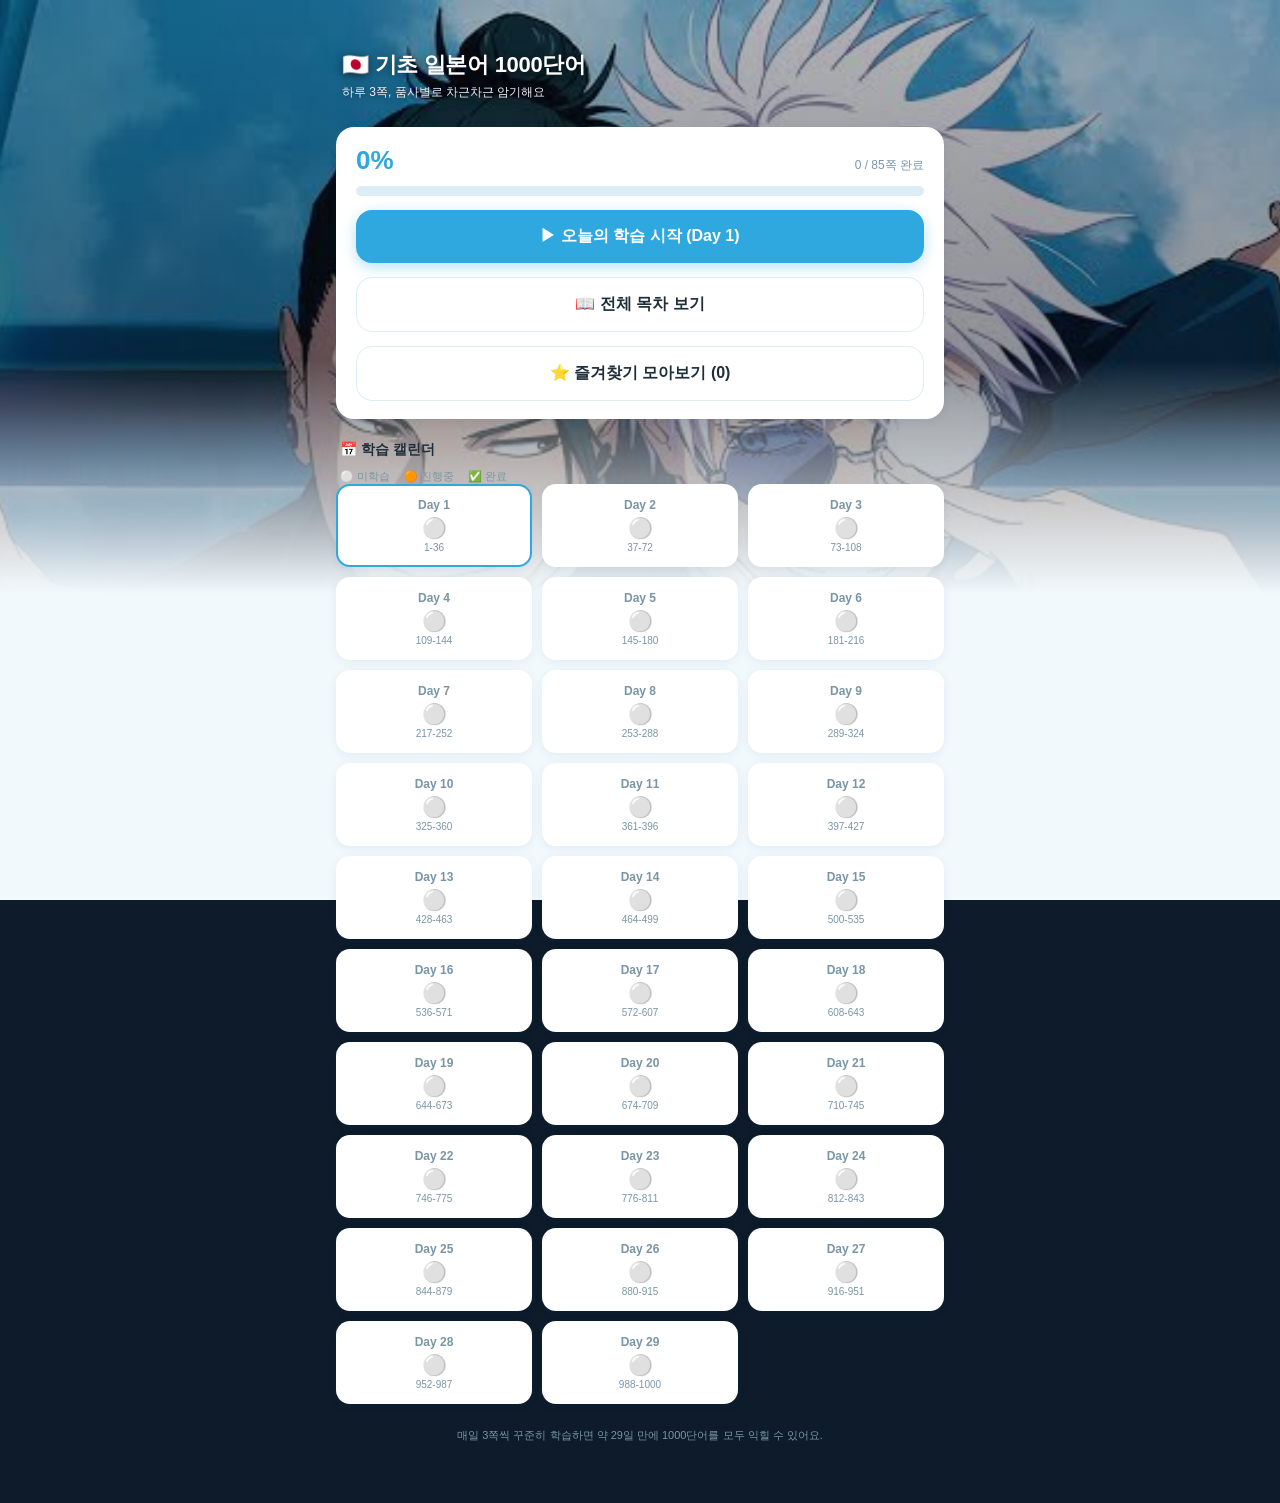
<file: jp1000.html>
<!DOCTYPE html>
<html lang="ko">
<head>
<meta charset="UTF-8">
<meta name="viewport" content="width=device-width, initial-scale=1.0">
<title>기초 일본어 1000단어 암기장</title>
<style>
:root{
  --bg:#f2f9fd;
  --card:#ffffff;
  --ink:#1f2f3a;
  --muted:#7996a6;
  --accent:#2fa8e0;
  --accent-ink:#ffffff;
  --line:#dcedf6;
  --noun:#3b6ea5;
  --verb:#3f8f5f;
  --iadj:#c07a1e;
  --nadj:#8558a8;
  --adv:#b04a68;
  --shadow:0 2px 10px rgba(31,79,110,0.08);
  --radius:18px;
}
*{box-sizing:border-box;}
html,body{margin:0;padding:0;}
body{
  background-color:var(--bg);
  color:var(--ink);
  font-family:-apple-system,BlinkMacSystemFont,"Apple SD Gothic Neo","Malgun Gothic","Noto Sans KR",sans-serif;
  min-height:100vh;
  transition:background-color .2s ease;
}
body.has-hero{
  background-color:#0d1b2a;
  background-image:
    linear-gradient(180deg, rgba(8,14,26,.3) 0%, rgba(8,14,26,.45) 40%, var(--bg) 66%),
    url("[data-uri]");
  background-size:cover, cover;
  background-position:center, center 22%;
  background-repeat:no-repeat, no-repeat;
  background-attachment:fixed, fixed;
}
#app{max-width:640px;margin:0 auto;padding:16px 16px 60px;}
.header{
  display:flex;align-items:center;justify-content:space-between;
  padding:34px 6px 26px;
}
.header h1{font-size:22px;margin:0;font-weight:800;letter-spacing:-0.3px;color:#fff;text-shadow:0 2px 10px rgba(0,0,0,.55);}
.header .sub{font-size:12px;color:#eef1f6;margin-top:4px;text-shadow:0 1px 6px rgba(0,0,0,.5);}
.progress-card{
  background:var(--card);border-radius:var(--radius);padding:18px 20px;
  box-shadow:var(--shadow);margin-bottom:16px;
}
.progress-top{display:flex;justify-content:space-between;align-items:baseline;margin-bottom:10px;}
.progress-top .big{font-size:26px;font-weight:800;color:var(--accent);}
.progress-top .lbl{font-size:12px;color:var(--muted);}
.bar-track{height:10px;background:var(--line);border-radius:999px;overflow:hidden;}
.bar-fill{height:100%;background:linear-gradient(90deg,var(--accent),#8fd8f7);border-radius:999px;transition:width .4s ease;}
.cta-btn{
  display:block;width:100%;text-align:center;
  background:var(--accent);color:var(--accent-ink);
  border:none;padding:16px;border-radius:16px;
  font-size:16px;font-weight:700;margin-top:14px;cursor:pointer;
  box-shadow:0 4px 14px rgba(47,168,224,.35);
}
.cta-btn:active{transform:scale(.98);}
.cta-btn.secondary{
  background:var(--card);color:var(--ink);border:1.5px solid var(--line);box-shadow:none;
}
.section-title{font-size:14px;font-weight:800;margin:22px 4px 10px;color:var(--ink);display:flex;align-items:center;gap:6px;}
.day-grid{display:grid;grid-template-columns:repeat(3,1fr);gap:10px;}
.day-card{
  background:var(--card);border-radius:14px;padding:12px 8px;text-align:center;
  box-shadow:var(--shadow);cursor:pointer;border:2px solid transparent;
  position:relative;
}
.day-card.today{border-color:var(--accent);}
.day-card .dnum{font-size:12px;color:var(--muted);font-weight:700;}
.day-card .status{font-size:20px;margin:4px 0 2px;}
.day-card .drange{font-size:10px;color:var(--muted);}
.legend{display:flex;gap:14px;font-size:11px;color:var(--muted);margin:8px 4px 0;flex-wrap:wrap;}
.legend span{display:inline-flex;align-items:center;gap:4px;}

.pos-pill{
  display:inline-block;font-size:11px;font-weight:700;padding:3px 10px;border-radius:999px;color:#fff;
}
.pos-noun{background:var(--noun);}
.pos-verb{background:var(--verb);}
.pos-iadj{background:var(--iadj);}
.pos-nadj{background:var(--nadj);}
.pos-adv{background:var(--adv);}

.day-detail{background:var(--card);border-radius:var(--radius);box-shadow:var(--shadow);padding:16px;margin-bottom:14px;}
.page-row{
  display:flex;align-items:center;justify-content:space-between;
  padding:12px 10px;border-radius:12px;margin-bottom:8px;background:var(--bg);
  cursor:pointer;
}
.page-row .left{display:flex;flex-direction:column;gap:4px;}
.page-row .range{font-size:11px;color:var(--muted);}
.page-row .check{font-size:20px;}

.topbar{display:flex;align-items:center;gap:10px;margin-bottom:14px;}
.iconbtn{
  background:var(--card);border:1px solid var(--line);border-radius:12px;
  width:38px;height:38px;display:flex;align-items:center;justify-content:center;
  font-size:16px;cursor:pointer;flex-shrink:0;
}
.topbar .title{flex:1;}
.topbar .title .t1{font-size:14px;font-weight:800;}
.topbar .title .t2{font-size:11px;color:var(--muted);}
.star-btn{color:#c8a24a;font-size:19px;}
.star-btn.active{background:#fff6df;border-color:#f2b134;color:#e6a412;}

.dots{display:flex;gap:5px;justify-content:center;margin:6px 0 18px;flex-wrap:wrap;}
.dot{width:7px;height:7px;border-radius:50%;background:var(--line);}
.dot.seen{background:var(--accent);}
.dot.current{background:var(--ink);}

.card-wrap{perspective:1200px;margin-bottom:20px;}
.flashcard{
  position:relative;min-height:340px;border-radius:22px;cursor:pointer;
  transition:transform .5s cubic-bezier(.2,.8,.2,1);transform-style:preserve-3d;
}
.flashcard.flipped{transform:rotateY(180deg);}
.face{
  position:absolute;inset:0;border-radius:22px;backface-visibility:hidden;
  display:flex;flex-direction:column;align-items:center;justify-content:center;
  padding:28px 22px;text-align:center;box-shadow:var(--shadow);
}
.face-front{background:var(--card);}
.face-back{background:var(--card);transform:rotateY(180deg);}
.emoji-big{font-size:64px;line-height:1;margin-bottom:14px;}
.badge-fallback{
  width:84px;height:84px;border-radius:50%;display:flex;align-items:center;justify-content:center;
  color:#fff;font-size:26px;font-weight:800;margin-bottom:14px;
}
.jp-word{font-size:32px;font-weight:800;margin-bottom:8px;}
.jp-reading{font-size:16px;color:var(--muted);margin-bottom:14px;}
.tap-hint{position:absolute;bottom:16px;font-size:11px;color:var(--muted);}
.kr-meaning{font-size:24px;font-weight:800;color:var(--accent);margin-bottom:18px;}
.example-box{background:var(--bg);border-radius:14px;padding:14px 16px;width:100%;}
.example-jp{font-size:15px;font-weight:600;margin-bottom:6px;line-height:1.5;}
.example-kr{font-size:13px;color:var(--muted);line-height:1.5;}

.nav-row{display:flex;gap:10px;}
.nav-row button{
  flex:1;padding:14px;border-radius:14px;border:none;font-size:15px;font-weight:700;cursor:pointer;
}
.btn-prev{background:var(--card);border:1.5px solid var(--line);color:var(--ink);}
.btn-next{background:var(--ink);color:#fff;}
.btn-done{background:var(--accent);color:#fff;}

.toast{
  position:fixed;left:50%;bottom:24px;transform:translateX(-50%);
  background:var(--ink);color:#fff;padding:12px 20px;border-radius:999px;font-size:13px;font-weight:600;
  box-shadow:0 6px 18px rgba(0,0,0,.2);opacity:0;pointer-events:none;transition:opacity .25s ease, bottom .25s ease;
  z-index:50;
}
.toast.show{opacity:1;bottom:36px;}

.celebrate{
  background:var(--card);border-radius:var(--radius);box-shadow:var(--shadow);
  padding:34px 20px;text-align:center;
}
.celebrate .big-emoji{font-size:54px;margin-bottom:10px;}
.celebrate h2{margin:0 0 8px;font-size:20px;}
.celebrate p{color:var(--muted);font-size:13px;margin:0 0 20px;}

.footer-note{text-align:center;color:var(--muted);font-size:11px;margin-top:24px;}
.empty-note{text-align:center;color:var(--muted);font-size:13px;padding:26px 10px;line-height:1.6;}
.fav-row{display:flex;align-items:center;justify-content:space-between;padding:12px 10px;border-radius:12px;margin-bottom:8px;background:var(--bg);}
.fav-row .word{display:flex;flex-direction:column;gap:3px;}
.fav-row .word .jp{font-size:15px;font-weight:700;}
.fav-row .word .kr{font-size:12px;color:var(--muted);}
.fav-row .unstar{font-size:18px;color:#e6a412;cursor:pointer;flex-shrink:0;padding:4px 6px;}
</style>
</head>
<body>
<div id="app"></div>

<script id="site-data" type="application/json">
{"pages": [{"pos": "명사", "words": [{"no": 1, "pos": "명사", "jp": "私", "reading": "わたし", "kr": "나", "ex_jp": "私は学生です。", "ex_kr": "나는 학생입니다.", "emoji": "🙋"}, {"no": 2, "pos": "명사", "jp": "あなた", "reading": "あなた", "kr": "당신", "ex_jp": "あなたの名前は何ですか。", "ex_kr": "당신의 이름은 무엇입니까?", "emoji": "🫵"}, {"no": 3, "pos": "명사", "jp": "人", "reading": "ひと", "kr": "사람", "ex_jp": "あの人は先生です。", "ex_kr": "저 사람은 선생님입니다.", "emoji": "🧑"}, {"no": 4, "pos": "명사", "jp": "男", "reading": "おとこ", "kr": "남자", "ex_jp": "あの男は誰ですか。", "ex_kr": "저 남자는 누구입니까?", "emoji": "👨"}, {"no": 5, "pos": "명사", "jp": "女", "reading": "おんな", "kr": "여자", "ex_jp": "あの女は看護師です。", "ex_kr": "저 여자는 간호사입니다.", "emoji": "👩"}, {"no": 6, "pos": "명사", "jp": "男の人", "reading": "おとこのひと", "kr": "남자 사람", "ex_jp": "あの男の人は父の友達です。", "ex_kr": "저 남자 분은 아버지의 친구입니다.", "emoji": "👨"}, {"no": 7, "pos": "명사", "jp": "女の人", "reading": "おんなのひと", "kr": "여자 사람", "ex_jp": "あの女の人は誰ですか。", "ex_kr": "저 여자 분은 누구입니까?", "emoji": "👩"}, {"no": 8, "pos": "명사", "jp": "子供", "reading": "こども", "kr": "아이", "ex_jp": "子供が公園で遊んでいます。", "ex_kr": "아이가 공원에서 놀고 있습니다.", "emoji": "🧒"}, {"no": 9, "pos": "명사", "jp": "先生", "reading": "せんせい", "kr": "선생님", "ex_jp": "先生はとても親切です。", "ex_kr": "선생님은 매우 친절합니다.", "emoji": "🧑‍🏫"}, {"no": 10, "pos": "명사", "jp": "学生", "reading": "がくせい", "kr": "학생", "ex_jp": "私は大学の学生です。", "ex_kr": "저는 대학교 학생입니다.", "emoji": "🎓"}, {"no": 11, "pos": "명사", "jp": "会社員", "reading": "かいしゃいん", "kr": "회사원", "ex_jp": "兄は会社員です。", "ex_kr": "형은 회사원입니다.", "emoji": "💼"}, {"no": 12, "pos": "명사", "jp": "医者", "reading": "いしゃ", "kr": "의사", "ex_jp": "姉は医者になりたいです。", "ex_kr": "누나는 의사가 되고 싶어합니다.", "emoji": "🩺"}]}, {"pos": "명사", "words": [{"no": 13, "pos": "명사", "jp": "友達", "reading": "ともだち", "kr": "친구", "ex_jp": "友達と映画を見ました。", "ex_kr": "친구와 영화를 봤습니다.", "emoji": "🤝"}, {"no": 14, "pos": "명사", "jp": "家族", "reading": "かぞく", "kr": "가족", "ex_jp": "家族と旅行に行きます。", "ex_kr": "가족과 여행을 갑니다.", "emoji": "👨‍👩‍👧‍👦"}, {"no": 15, "pos": "명사", "jp": "父", "reading": "ちち", "kr": "아버지(나의)", "ex_jp": "父は会社員です。", "ex_kr": "아버지는 회사원입니다.", "emoji": "👨"}, {"no": 16, "pos": "명사", "jp": "母", "reading": "はは", "kr": "어머니(나의)", "ex_jp": "母は料理が上手です。", "ex_kr": "어머니는 요리를 잘합니다.", "emoji": "👩"}, {"no": 17, "pos": "명사", "jp": "お父さん", "reading": "おとうさん", "kr": "아버지", "ex_jp": "お父さんはお元気ですか。", "ex_kr": "아버님은 잘 지내세요?", "emoji": "👨"}, {"no": 18, "pos": "명사", "jp": "お母さん", "reading": "おかあさん", "kr": "어머니", "ex_jp": "お母さんはどこにいますか。", "ex_kr": "어머니는 어디에 계세요?", "emoji": "👩"}, {"no": 19, "pos": "명사", "jp": "兄", "reading": "あに", "kr": "형/오빠", "ex_jp": "兄は大学生です。", "ex_kr": "형은 대학생입니다.", "emoji": "👦"}, {"no": 20, "pos": "명사", "jp": "姉", "reading": "あね", "kr": "누나/언니", "ex_jp": "姉は結婚しています。", "ex_kr": "누나는 결혼했습니다.", "emoji": "👧"}, {"no": 21, "pos": "명사", "jp": "弟", "reading": "おとうと", "kr": "남동생", "ex_jp": "弟は高校生です。", "ex_kr": "남동생은 고등학생입니다.", "emoji": "👦"}, {"no": 22, "pos": "명사", "jp": "妹", "reading": "いもうと", "kr": "여동생", "ex_jp": "妹はまだ小さいです。", "ex_kr": "여동생은 아직 어립니다.", "emoji": "👧"}, {"no": 23, "pos": "명사", "jp": "国", "reading": "くに", "kr": "나라", "ex_jp": "あなたの国はどこですか。", "ex_kr": "당신의 나라는 어디입니까?", "emoji": "🌍"}, {"no": 24, "pos": "명사", "jp": "日本", "reading": "にほん", "kr": "일본", "ex_jp": "日本へ旅行に行きたいです。", "ex_kr": "일본에 여행 가고 싶습니다.", "emoji": "🇯🇵"}]}, {"pos": "명사", "words": [{"no": 25, "pos": "명사", "jp": "韓国", "reading": "かんこく", "kr": "한국", "ex_jp": "私は韓国から来ました。", "ex_kr": "저는 한국에서 왔습니다.", "emoji": "🇰🇷"}, {"no": 26, "pos": "명사", "jp": "中国", "reading": "ちゅうごく", "kr": "중국", "ex_jp": "中国は大きい国です。", "ex_kr": "중국은 큰 나라입니다.", "emoji": "🇨🇳"}, {"no": 27, "pos": "명사", "jp": "学校", "reading": "がっこう", "kr": "학교", "ex_jp": "毎日学校へ行きます。", "ex_kr": "매일 학교에 갑니다.", "emoji": "🏫"}, {"no": 28, "pos": "명사", "jp": "大学", "reading": "だいがく", "kr": "대학교", "ex_jp": "兄は大学で経済を勉強しています。", "ex_kr": "형은 대학교에서 경제를 공부하고 있습니다.", "emoji": "🎓"}, {"no": 29, "pos": "명사", "jp": "会社", "reading": "かいしゃ", "kr": "회사", "ex_jp": "父は会社で働いています。", "ex_kr": "아버지는 회사에서 일하고 있습니다.", "emoji": "🏢"}, {"no": 30, "pos": "명사", "jp": "駅", "reading": "えき", "kr": "역", "ex_jp": "駅の前で待っています。", "ex_kr": "역 앞에서 기다리고 있습니다.", "emoji": "🚉"}, {"no": 31, "pos": "명사", "jp": "家", "reading": "いえ", "kr": "집", "ex_jp": "家に帰ります。", "ex_kr": "집에 돌아갑니다.", "emoji": "🏠"}, {"no": 32, "pos": "명사", "jp": "部屋", "reading": "へや", "kr": "방", "ex_jp": "私の部屋はきれいです。", "ex_kr": "제 방은 깨끗합니다.", "emoji": "🚪"}, {"no": 33, "pos": "명사", "jp": "店", "reading": "みせ", "kr": "가게", "ex_jp": "あの店はパンがおいしいです。", "ex_kr": "저 가게는 빵이 맛있습니다.", "emoji": "🏪"}, {"no": 34, "pos": "명사", "jp": "銀行", "reading": "ぎんこう", "kr": "은행", "ex_jp": "銀行でお金を下ろしました。", "ex_kr": "은행에서 돈을 인출했습니다.", "emoji": "🏦"}, {"no": 35, "pos": "명사", "jp": "郵便局", "reading": "ゆうびんきょく", "kr": "우체국", "ex_jp": "郵便局で手紙を出しました。", "ex_kr": "우체국에서 편지를 보냈습니다.", "emoji": "🏤"}, {"no": 36, "pos": "명사", "jp": "病院", "reading": "びょういん", "kr": "병원", "ex_jp": "病院で薬をもらいました。", "ex_kr": "병원에서 약을 받았습니다.", "emoji": "🏥"}]}, {"pos": "명사", "words": [{"no": 37, "pos": "명사", "jp": "図書館", "reading": "としょかん", "kr": "도서관", "ex_jp": "図書館で本を読みます。", "ex_kr": "도서관에서 책을 읽습니다.", "emoji": "📚"}, {"no": 38, "pos": "명사", "jp": "公園", "reading": "こうえん", "kr": "공원", "ex_jp": "公園で犬と散歩します。", "ex_kr": "공원에서 개와 산책합니다.", "emoji": "🌳"}, {"no": 39, "pos": "명사", "jp": "教室", "reading": "きょうしつ", "kr": "교실", "ex_jp": "教室に学生が大勢います。", "ex_kr": "교실에 학생이 많이 있습니다.", "emoji": "🏫"}, {"no": 40, "pos": "명사", "jp": "トイレ", "reading": "トイレ", "kr": "화장실", "ex_jp": "トイレはどこですか。", "ex_kr": "화장실은 어디입니까?", "emoji": "🚻"}, {"no": 41, "pos": "명사", "jp": "食堂", "reading": "しょくどう", "kr": "식당", "ex_jp": "学校の食堂で昼ご飯を食べます。", "ex_kr": "학교 식당에서 점심을 먹습니다.", "emoji": "🍽️"}, {"no": 42, "pos": "명사", "jp": "喫茶店", "reading": "きっさてん", "kr": "카페", "ex_jp": "喫茶店でコーヒーを飲みました。", "ex_kr": "카페에서 커피를 마셨습니다.", "emoji": "☕"}, {"no": 43, "pos": "명사", "jp": "本", "reading": "ほん", "kr": "책", "ex_jp": "この本はとても面白いです。", "ex_kr": "이 책은 매우 재미있습니다.", "emoji": "📖"}, {"no": 44, "pos": "명사", "jp": "辞書", "reading": "じしょ", "kr": "사전", "ex_jp": "辞書で言葉の意味を調べます。", "ex_kr": "사전에서 단어의 의미를 찾습니다.", "emoji": "📔"}, {"no": 45, "pos": "명사", "jp": "新聞", "reading": "しんぶん", "kr": "신문", "ex_jp": "朝、新聞を読みます。", "ex_kr": "아침에 신문을 읽습니다.", "emoji": "📰"}, {"no": 46, "pos": "명사", "jp": "雑誌", "reading": "ざっし", "kr": "잡지", "ex_jp": "この雑誌はファッションについてです。", "ex_kr": "이 잡지는 패션에 관한 것입니다.", "emoji": "📖"}, {"no": 47, "pos": "명사", "jp": "手紙", "reading": "てがみ", "kr": "편지", "ex_jp": "友達に手紙を書きました。", "ex_kr": "친구에게 편지를 썼습니다.", "emoji": "✉️"}, {"no": 48, "pos": "명사", "jp": "写真", "reading": "しゃしん", "kr": "사진", "ex_jp": "家族の写真を撮りました。", "ex_kr": "가족 사진을 찍었습니다.", "emoji": "📷"}]}, {"pos": "명사", "words": [{"no": 49, "pos": "명사", "jp": "電話", "reading": "でんわ", "kr": "전화", "ex_jp": "電話で母と話しました。", "ex_kr": "전화로 어머니와 이야기했습니다.", "emoji": "☎️"}, {"no": 50, "pos": "명사", "jp": "携帯", "reading": "けいたい", "kr": "휴대폰", "ex_jp": "携帯を忘れました。", "ex_kr": "휴대폰을 잊어버렸습니다.", "emoji": "📱"}, {"no": 51, "pos": "명사", "jp": "机", "reading": "つくえ", "kr": "책상", "ex_jp": "机の上に本があります。", "ex_kr": "책상 위에 책이 있습니다.", "emoji": "🗄️"}, {"no": 52, "pos": "명사", "jp": "椅子", "reading": "いす", "kr": "의자", "ex_jp": "この椅子は座りやすいです。", "ex_kr": "이 의자는 앉기 편합니다.", "emoji": "🪑"}, {"no": 53, "pos": "명사", "jp": "時計", "reading": "とけい", "kr": "시계", "ex_jp": "時計を見て時間を確認します。", "ex_kr": "시계를 보고 시간을 확인합니다.", "emoji": "⏰"}, {"no": 54, "pos": "명사", "jp": "かばん", "reading": "かばん", "kr": "가방", "ex_jp": "新しいかばんを買いました。", "ex_kr": "새 가방을 샀습니다.", "emoji": "👜"}, {"no": 55, "pos": "명사", "jp": "傘", "reading": "かさ", "kr": "우산", "ex_jp": "雨が降っているので傘をさします。", "ex_kr": "비가 오고 있어서 우산을 씁니다.", "emoji": "☂️"}, {"no": 56, "pos": "명사", "jp": "靴", "reading": "くつ", "kr": "신발", "ex_jp": "この靴はとても軽いです。", "ex_kr": "이 신발은 매우 가볍습니다.", "emoji": "👞"}, {"no": 57, "pos": "명사", "jp": "服", "reading": "ふく", "kr": "옷", "ex_jp": "新しい服を買いに行きます。", "ex_kr": "새 옷을 사러 갑니다.", "emoji": "👕"}, {"no": 58, "pos": "명사", "jp": "上着", "reading": "うわぎ", "kr": "상의/겉옷", "ex_jp": "寒いので上着を着ました。", "ex_kr": "추워서 겉옷을 입었습니다.", "emoji": "🧥"}, {"no": 59, "pos": "명사", "jp": "帽子", "reading": "ぼうし", "kr": "모자", "ex_jp": "帽子をかぶって出かけます。", "ex_kr": "모자를 쓰고 외출합니다.", "emoji": "🧢"}, {"no": 60, "pos": "명사", "jp": "眼鏡", "reading": "めがね", "kr": "안경", "ex_jp": "眼鏡をかけて本を読みます。", "ex_kr": "안경을 쓰고 책을 읽습니다.", "emoji": "👓"}]}, {"pos": "명사", "words": [{"no": 61, "pos": "명사", "jp": "お金", "reading": "おかね", "kr": "돈", "ex_jp": "お金がありません。", "ex_kr": "돈이 없습니다.", "emoji": "💰"}, {"no": 62, "pos": "명사", "jp": "切符", "reading": "きっぷ", "kr": "표", "ex_jp": "駅で切符を買いました。", "ex_kr": "역에서 표를 샀습니다.", "emoji": "🎫"}, {"no": 63, "pos": "명사", "jp": "車", "reading": "くるま", "kr": "자동차", "ex_jp": "新しい車を買いました。", "ex_kr": "새 자동차를 샀습니다.", "emoji": "🚗"}, {"no": 64, "pos": "명사", "jp": "電車", "reading": "でんしゃ", "kr": "전철", "ex_jp": "電車で会社へ行きます。", "ex_kr": "전철로 회사에 갑니다.", "emoji": "🚃"}, {"no": 65, "pos": "명사", "jp": "地下鉄", "reading": "ちかてつ", "kr": "지하철", "ex_jp": "地下鉄はとても便利です。", "ex_kr": "지하철은 매우 편리합니다.", "emoji": "🚇"}, {"no": 66, "pos": "명사", "jp": "バス", "reading": "バス", "kr": "버스", "ex_jp": "バスに乗って学校へ行きます。", "ex_kr": "버스를 타고 학교에 갑니다.", "emoji": "🚌"}, {"no": 67, "pos": "명사", "jp": "自転車", "reading": "じてんしゃ", "kr": "자전거", "ex_jp": "自転車で公園へ行きます。", "ex_kr": "자전거로 공원에 갑니다.", "emoji": "🚲"}, {"no": 68, "pos": "명사", "jp": "飛行機", "reading": "ひこうき", "kr": "비행기", "ex_jp": "飛行機で日本へ行きます。", "ex_kr": "비행기로 일본에 갑니다.", "emoji": "✈️"}, {"no": 69, "pos": "명사", "jp": "道", "reading": "みち", "kr": "길", "ex_jp": "この道をまっすぐ行ってください。", "ex_kr": "이 길을 곧장 가세요.", "emoji": "🛣️"}, {"no": 70, "pos": "명사", "jp": "右", "reading": "みぎ", "kr": "오른쪽", "ex_jp": "右に曲がってください。", "ex_kr": "오른쪽으로 도세요.", "emoji": "➡️"}, {"no": 71, "pos": "명사", "jp": "左", "reading": "ひだり", "kr": "왼쪽", "ex_jp": "銀行は左にあります。", "ex_kr": "은행은 왼쪽에 있습니다.", "emoji": "⬅️"}, {"no": 72, "pos": "명사", "jp": "前", "reading": "まえ", "kr": "앞", "ex_jp": "駅の前で会いましょう。", "ex_kr": "역 앞에서 만납시다.", "emoji": "⏩"}]}, {"pos": "명사", "words": [{"no": 73, "pos": "명사", "jp": "後ろ", "reading": "うしろ", "kr": "뒤", "ex_jp": "私の後ろに立ってください。", "ex_kr": "제 뒤에 서 주세요.", "emoji": "⏪"}, {"no": 74, "pos": "명사", "jp": "中", "reading": "なか", "kr": "안", "ex_jp": "かばんの中に財布があります。", "ex_kr": "가방 안에 지갑이 있습니다.", "emoji": "📦"}, {"no": 75, "pos": "명사", "jp": "外", "reading": "そと", "kr": "밖", "ex_jp": "外は寒いです。", "ex_kr": "밖은 춥습니다.", "emoji": "🌳"}, {"no": 76, "pos": "명사", "jp": "上", "reading": "うえ", "kr": "위", "ex_jp": "机の上にペンがあります。", "ex_kr": "책상 위에 펜이 있습니다.", "emoji": "🔼"}, {"no": 77, "pos": "명사", "jp": "下", "reading": "した", "kr": "아래", "ex_jp": "椅子の下に猫がいます。", "ex_kr": "의자 아래에 고양이가 있습니다.", "emoji": "🔽"}, {"no": 78, "pos": "명사", "jp": "隣", "reading": "となり", "kr": "옆", "ex_jp": "隣の部屋に住んでいます。", "ex_kr": "옆방에 살고 있습니다.", "emoji": "↔️"}, {"no": 79, "pos": "명사", "jp": "近く", "reading": "ちかく", "kr": "근처", "ex_jp": "家の近くにコンビニがあります。", "ex_kr": "집 근처에 편의점이 있습니다.", "emoji": "📍"}, {"no": 80, "pos": "명사", "jp": "朝", "reading": "あさ", "kr": "아침", "ex_jp": "朝は忙しいです。", "ex_kr": "아침은 바쁩니다.", "emoji": "🌅"}, {"no": 81, "pos": "명사", "jp": "昼", "reading": "ひる", "kr": "낮/점심", "ex_jp": "昼に友達と食事しました。", "ex_kr": "낮에 친구와 식사했습니다.", "emoji": "☀️"}, {"no": 82, "pos": "명사", "jp": "夜", "reading": "よる", "kr": "밤", "ex_jp": "夜は静かです。", "ex_kr": "밤은 조용합니다.", "emoji": "🌙"}, {"no": 83, "pos": "명사", "jp": "午前", "reading": "ごぜん", "kr": "오전", "ex_jp": "午前中に宿題をします。", "ex_kr": "오전 중에 숙제를 합니다.", "emoji": "🌤️"}, {"no": 84, "pos": "명사", "jp": "午後", "reading": "ごご", "kr": "오후", "ex_jp": "午後から雨が降るそうです。", "ex_kr": "오후부터 비가 온다고 합니다.", "emoji": "🌇"}]}, {"pos": "명사", "words": [{"no": 85, "pos": "명사", "jp": "今日", "reading": "きょう", "kr": "오늘", "ex_jp": "今日は暑いです。", "ex_kr": "오늘은 덥습니다.", "emoji": "📅"}, {"no": 86, "pos": "명사", "jp": "昨日", "reading": "きのう", "kr": "어제", "ex_jp": "昨日は忙しかったです。", "ex_kr": "어제는 바빴습니다.", "emoji": "⏪"}, {"no": 87, "pos": "명사", "jp": "明日", "reading": "あした", "kr": "내일", "ex_jp": "明日、試験があります。", "ex_kr": "내일 시험이 있습니다.", "emoji": "⏩"}, {"no": 88, "pos": "명사", "jp": "今", "reading": "いま", "kr": "지금", "ex_jp": "今、何時ですか。", "ex_kr": "지금 몇 시입니까?", "emoji": "⏱️"}, {"no": 89, "pos": "명사", "jp": "毎日", "reading": "まいにち", "kr": "매일", "ex_jp": "毎日日本語を勉強します。", "ex_kr": "매일 일본어를 공부합니다.", "emoji": "🔁"}, {"no": 90, "pos": "명사", "jp": "今週", "reading": "こんしゅう", "kr": "이번 주", "ex_jp": "今週は忙しいです。", "ex_kr": "이번 주는 바쁩니다.", "emoji": "🗓️"}, {"no": 91, "pos": "명사", "jp": "先週", "reading": "せんしゅう", "kr": "지난주", "ex_jp": "先週、旅行に行きました。", "ex_kr": "지난주에 여행을 갔습니다.", "emoji": "⏪"}, {"no": 92, "pos": "명사", "jp": "来週", "reading": "らいしゅう", "kr": "다음 주", "ex_jp": "来週、試験があります。", "ex_kr": "다음 주에 시험이 있습니다.", "emoji": "⏩"}, {"no": 93, "pos": "명사", "jp": "今年", "reading": "ことし", "kr": "올해", "ex_jp": "今年、大学を卒業します。", "ex_kr": "올해 대학교를 졸업합니다.", "emoji": "📆"}, {"no": 94, "pos": "명사", "jp": "去年", "reading": "きょねん", "kr": "작년", "ex_jp": "去年、日本へ行きました。", "ex_kr": "작년에 일본에 갔습니다.", "emoji": "⏪"}, {"no": 95, "pos": "명사", "jp": "来年", "reading": "らいねん", "kr": "내년", "ex_jp": "来年、留学する予定です。", "ex_kr": "내년에 유학할 예정입니다.", "emoji": "⏩"}, {"no": 96, "pos": "명사", "jp": "時間", "reading": "じかん", "kr": "시간", "ex_jp": "時間がありません。", "ex_kr": "시간이 없습니다.", "emoji": "⏰"}]}, {"pos": "명사", "words": [{"no": 97, "pos": "명사", "jp": "分", "reading": "ふん", "kr": "분", "ex_jp": "あと十分待ってください。", "ex_kr": "앞으로 10분 기다려 주세요.", "emoji": "⏱️"}, {"no": 98, "pos": "명사", "jp": "時", "reading": "じ", "kr": "시", "ex_jp": "今、三時です。", "ex_kr": "지금 3시입니다.", "emoji": "🕐"}, {"no": 99, "pos": "명사", "jp": "半", "reading": "はん", "kr": "반", "ex_jp": "七時半に起きます。", "ex_kr": "7시 반에 일어납니다.", "emoji": "🕧"}, {"no": 100, "pos": "명사", "jp": "月曜日", "reading": "げつようび", "kr": "월요일", "ex_jp": "月曜日から仕事が始まります。", "ex_kr": "월요일부터 일이 시작됩니다.", "emoji": "📅"}, {"no": 101, "pos": "명사", "jp": "火曜日", "reading": "かようび", "kr": "화요일", "ex_jp": "火曜日に会議があります。", "ex_kr": "화요일에 회의가 있습니다.", "emoji": "📅"}, {"no": 102, "pos": "명사", "jp": "水曜日", "reading": "すいようび", "kr": "수요일", "ex_jp": "水曜日は休みです。", "ex_kr": "수요일은 쉬는 날입니다.", "emoji": "📅"}, {"no": 103, "pos": "명사", "jp": "木曜日", "reading": "もくようび", "kr": "목요일", "ex_jp": "木曜日に試験を受けます。", "ex_kr": "목요일에 시험을 봅니다.", "emoji": "📅"}, {"no": 104, "pos": "명사", "jp": "金曜日", "reading": "きんようび", "kr": "금요일", "ex_jp": "金曜日の夜は友達と会います。", "ex_kr": "금요일 밤에는 친구와 만납니다.", "emoji": "📅"}, {"no": 105, "pos": "명사", "jp": "土曜日", "reading": "どようび", "kr": "토요일", "ex_jp": "土曜日に映画を見に行きます。", "ex_kr": "토요일에 영화를 보러 갑니다.", "emoji": "📅"}, {"no": 106, "pos": "명사", "jp": "日曜日", "reading": "にちようび", "kr": "일요일", "ex_jp": "日曜日は家でゆっくり休みます。", "ex_kr": "일요일은 집에서 푹 쉽니다.", "emoji": "📅"}, {"no": 107, "pos": "명사", "jp": "春", "reading": "はる", "kr": "봄", "ex_jp": "春に桜が咲きます。", "ex_kr": "봄에 벚꽃이 핍니다.", "emoji": "🌸"}, {"no": 108, "pos": "명사", "jp": "夏", "reading": "なつ", "kr": "여름", "ex_jp": "夏はとても暑いです。", "ex_kr": "여름은 매우 덥습니다.", "emoji": "☀️"}]}, {"pos": "명사", "words": [{"no": 109, "pos": "명사", "jp": "秋", "reading": "あき", "kr": "가을", "ex_jp": "秋は涼しくて過ごしやすいです。", "ex_kr": "가을은 시원해서 지내기 좋습니다.", "emoji": "🍁"}, {"no": 110, "pos": "명사", "jp": "冬", "reading": "ふゆ", "kr": "겨울", "ex_jp": "冬に雪がたくさん降ります。", "ex_kr": "겨울에 눈이 많이 옵니다.", "emoji": "❄️"}, {"no": 111, "pos": "명사", "jp": "天気", "reading": "てんき", "kr": "날씨", "ex_jp": "今日は天気がいいです。", "ex_kr": "오늘은 날씨가 좋습니다.", "emoji": "⛅"}, {"no": 112, "pos": "명사", "jp": "雨", "reading": "あめ", "kr": "비", "ex_jp": "雨が降っています。", "ex_kr": "비가 오고 있습니다.", "emoji": "🌧️"}, {"no": 113, "pos": "명사", "jp": "雪", "reading": "ゆき", "kr": "눈", "ex_jp": "雪が真っ白に降っています。", "ex_kr": "눈이 새하얗게 내리고 있습니다.", "emoji": "❄️"}, {"no": 114, "pos": "명사", "jp": "風", "reading": "かぜ", "kr": "바람", "ex_jp": "強い風が吹いています。", "ex_kr": "강한 바람이 불고 있습니다.", "emoji": "🌬️"}, {"no": 115, "pos": "명사", "jp": "空", "reading": "そら", "kr": "하늘", "ex_jp": "空が青いです。", "ex_kr": "하늘이 파랗습니다.", "emoji": "🌌"}, {"no": 116, "pos": "명사", "jp": "山", "reading": "やま", "kr": "산", "ex_jp": "週末に山に登ります。", "ex_kr": "주말에 산에 오릅니다.", "emoji": "⛰️"}, {"no": 117, "pos": "명사", "jp": "川", "reading": "かわ", "kr": "강", "ex_jp": "川で魚を釣りました。", "ex_kr": "강에서 물고기를 낚았습니다.", "emoji": "🏞️"}, {"no": 118, "pos": "명사", "jp": "海", "reading": "うみ", "kr": "바다", "ex_jp": "夏に海へ行きたいです。", "ex_kr": "여름에 바다에 가고 싶습니다.", "emoji": "🌊"}, {"no": 119, "pos": "명사", "jp": "花", "reading": "はな", "kr": "꽃", "ex_jp": "庭にきれいな花が咲いています。", "ex_kr": "마당에 예쁜 꽃이 피어 있습니다.", "emoji": "🌸"}, {"no": 120, "pos": "명사", "jp": "木", "reading": "き", "kr": "나무", "ex_jp": "公園に大きい木があります。", "ex_kr": "공원에 큰 나무가 있습니다.", "emoji": "🌳"}]}, {"pos": "명사", "words": [{"no": 121, "pos": "명사", "jp": "水", "reading": "みず", "kr": "물", "ex_jp": "水を一杯ください。", "ex_kr": "물 한 잔 주세요.", "emoji": "💧"}, {"no": 122, "pos": "명사", "jp": "お茶", "reading": "おちゃ", "kr": "차", "ex_jp": "食後にお茶を飲みます。", "ex_kr": "식후에 차를 마십니다.", "emoji": "🍵"}, {"no": 123, "pos": "명사", "jp": "牛乳", "reading": "ぎゅうにゅう", "kr": "우유", "ex_jp": "毎朝牛乳を飲みます。", "ex_kr": "매일 아침 우유를 마십니다.", "emoji": "🥛"}, {"no": 124, "pos": "명사", "jp": "ご飯", "reading": "ごはん", "kr": "밥", "ex_jp": "ご飯を食べましたか。", "ex_kr": "밥을 먹었습니까?", "emoji": "🍚"}, {"no": 125, "pos": "명사", "jp": "パン", "reading": "パン", "kr": "빵", "ex_jp": "朝はパンを食べます。", "ex_kr": "아침에는 빵을 먹습니다.", "emoji": "🍞"}, {"no": 126, "pos": "명사", "jp": "肉", "reading": "にく", "kr": "고기", "ex_jp": "肉より魚が好きです。", "ex_kr": "고기보다 생선을 좋아합니다.", "emoji": "🍖"}, {"no": 127, "pos": "명사", "jp": "魚", "reading": "さかな", "kr": "생선", "ex_jp": "魚を焼いて食べました。", "ex_kr": "생선을 구워서 먹었습니다.", "emoji": "🐟"}, {"no": 128, "pos": "명사", "jp": "野菜", "reading": "やさい", "kr": "채소", "ex_jp": "野菜をたくさん食べてください。", "ex_kr": "채소를 많이 드세요.", "emoji": "🥦"}, {"no": 129, "pos": "명사", "jp": "果物", "reading": "くだもの", "kr": "과일", "ex_jp": "果物の中でりんごが一番好きです。", "ex_kr": "과일 중에서 사과를 제일 좋아합니다.", "emoji": "🍎"}, {"no": 130, "pos": "명사", "jp": "卵", "reading": "たまご", "kr": "달걀", "ex_jp": "卵を二つ買いました。", "ex_kr": "달걀을 두 개 샀습니다.", "emoji": "🥚"}, {"no": 131, "pos": "명사", "jp": "料理", "reading": "りょうり", "kr": "요리", "ex_jp": "母の料理はとてもおいしいです。", "ex_kr": "어머니 요리는 매우 맛있습니다.", "emoji": "🍳"}, {"no": 132, "pos": "명사", "jp": "朝ご飯", "reading": "あさごはん", "kr": "아침밥", "ex_jp": "朝ご飯を食べないで学校へ行きました。", "ex_kr": "아침밥을 안 먹고 학교에 갔습니다.", "emoji": "🍳"}]}, {"pos": "명사", "words": [{"no": 133, "pos": "명사", "jp": "昼ご飯", "reading": "ひるごはん", "kr": "점심밥", "ex_jp": "昼ご飯は何を食べますか。", "ex_kr": "점심밥은 뭘 먹습니까?", "emoji": "🍱"}, {"no": 134, "pos": "명사", "jp": "晩ご飯", "reading": "ばんごはん", "kr": "저녁밥", "ex_jp": "晩ご飯を家族と食べました。", "ex_kr": "저녁밥을 가족과 먹었습니다.", "emoji": "🍲"}, {"no": 135, "pos": "명사", "jp": "薬", "reading": "くすり", "kr": "약", "ex_jp": "風邪の薬を飲みました。", "ex_kr": "감기약을 먹었습니다.", "emoji": "💊"}, {"no": 136, "pos": "명사", "jp": "病気", "reading": "びょうき", "kr": "병", "ex_jp": "病気で学校を休みました。", "ex_kr": "아파서 학교를 쉬었습니다.", "emoji": "🤒"}, {"no": 137, "pos": "명사", "jp": "名前", "reading": "なまえ", "kr": "이름", "ex_jp": "お名前は何ですか。", "ex_kr": "성함이 어떻게 되세요?", "emoji": "📛"}, {"no": 138, "pos": "명사", "jp": "年", "reading": "とし", "kr": "나이/해", "ex_jp": "年を取ると体が弱くなります。", "ex_kr": "나이가 들면 몸이 약해집니다.", "emoji": "🎂"}, {"no": 139, "pos": "명사", "jp": "誕生日", "reading": "たんじょうび", "kr": "생일", "ex_jp": "誕生日おめでとうございます。", "ex_kr": "생일 축하합니다.", "emoji": "🎂"}, {"no": 140, "pos": "명사", "jp": "趣味", "reading": "しゅみ", "kr": "취미", "ex_jp": "私の趣味は写真を撮ることです。", "ex_kr": "제 취미는 사진 찍는 것입니다.", "emoji": "🎨"}, {"no": 141, "pos": "명사", "jp": "勉強", "reading": "べんきょう", "kr": "공부", "ex_jp": "毎日日本語を勉強します。", "ex_kr": "매일 일본어를 공부합니다.", "emoji": "📖"}, {"no": 142, "pos": "명사", "jp": "仕事", "reading": "しごと", "kr": "일", "ex_jp": "仕事が忙しいです。", "ex_kr": "일이 바쁩니다.", "emoji": "💼"}, {"no": 143, "pos": "명사", "jp": "休み", "reading": "やすみ", "kr": "휴일/휴식", "ex_jp": "明日は休みです。", "ex_kr": "내일은 쉬는 날입니다.", "emoji": "🛌"}, {"no": 144, "pos": "명사", "jp": "旅行", "reading": "りょこう", "kr": "여행", "ex_jp": "夏休みに旅行に行きます。", "ex_kr": "여름 방학에 여행을 갑니다.", "emoji": "✈️"}]}, {"pos": "명사", "words": [{"no": 145, "pos": "명사", "jp": "買い物", "reading": "かいもの", "kr": "쇼핑", "ex_jp": "週末に買い物に行きます。", "ex_kr": "주말에 쇼핑하러 갑니다.", "emoji": "🛍️"}, {"no": 146, "pos": "명사", "jp": "映画", "reading": "えいが", "kr": "영화", "ex_jp": "昨日、映画を見ました。", "ex_kr": "어제 영화를 봤습니다.", "emoji": "🎬"}, {"no": 147, "pos": "명사", "jp": "音楽", "reading": "おんがく", "kr": "음악", "ex_jp": "音楽を聞くのが好きです。", "ex_kr": "음악 듣는 것을 좋아합니다.", "emoji": "🎵"}, {"no": 148, "pos": "명사", "jp": "歌", "reading": "うた", "kr": "노래", "ex_jp": "彼女は歌が上手です。", "ex_kr": "그녀는 노래를 잘합니다.", "emoji": "🎤"}, {"no": 149, "pos": "명사", "jp": "スポーツ", "reading": "スポーツ", "kr": "스포츠", "ex_jp": "スポーツの中でサッカーが好きです。", "ex_kr": "스포츠 중에서 축구를 좋아합니다.", "emoji": "⚽"}, {"no": 150, "pos": "명사", "jp": "宿題", "reading": "しゅくだい", "kr": "숙제", "ex_jp": "今日、宿題がたくさんあります。", "ex_kr": "오늘 숙제가 많이 있습니다.", "emoji": "📝"}, {"no": 151, "pos": "명사", "jp": "問題", "reading": "もんだい", "kr": "문제", "ex_jp": "この問題は難しいです。", "ex_kr": "이 문제는 어렵습니다.", "emoji": "❓"}, {"no": 152, "pos": "명사", "jp": "答え", "reading": "こたえ", "kr": "답", "ex_jp": "答えが分かりません。", "ex_kr": "답을 모르겠습니다.", "emoji": "✅"}, {"no": 153, "pos": "명사", "jp": "意味", "reading": "いみ", "kr": "의미", "ex_jp": "この言葉の意味が分かりません。", "ex_kr": "이 단어의 의미를 모르겠습니다.", "emoji": null}, {"no": 154, "pos": "명사", "jp": "言葉", "reading": "ことば", "kr": "말/단어", "ex_jp": "新しい言葉を覚えました。", "ex_kr": "새 단어를 외웠습니다.", "emoji": "💬"}, {"no": 155, "pos": "명사", "jp": "漢字", "reading": "かんじ", "kr": "한자", "ex_jp": "漢字を書くのは難しいです。", "ex_kr": "한자를 쓰는 것은 어렵습니다.", "emoji": "🈶"}, {"no": 156, "pos": "명사", "jp": "会議", "reading": "かいぎ", "kr": "회의", "ex_jp": "午後三時に会議があります。", "ex_kr": "오후 3시에 회의가 있습니다.", "emoji": "🧑‍💼"}]}, {"pos": "명사", "words": [{"no": 157, "pos": "명사", "jp": "会場", "reading": "かいじょう", "kr": "회장/장소", "ex_jp": "会場はこちらです。", "ex_kr": "회장은 이쪽입니다.", "emoji": "🏛️"}, {"no": 158, "pos": "명사", "jp": "受付", "reading": "うけつけ", "kr": "접수", "ex_jp": "受付でチケットをもらいます。", "ex_kr": "접수처에서 티켓을 받습니다.", "emoji": "🛎️"}, {"no": 159, "pos": "명사", "jp": "案内", "reading": "あんない", "kr": "안내", "ex_jp": "駅の案内を見ました。", "ex_kr": "역 안내를 봤습니다.", "emoji": "ℹ️"}, {"no": 160, "pos": "명사", "jp": "予定", "reading": "よてい", "kr": "예정", "ex_jp": "明日は忙しい予定です。", "ex_kr": "내일은 바쁠 예정입니다.", "emoji": "🗓️"}, {"no": 161, "pos": "명사", "jp": "予約", "reading": "よやく", "kr": "예약", "ex_jp": "レストランを予約しました。", "ex_kr": "레스토랑을 예약했습니다.", "emoji": "📅"}, {"no": 162, "pos": "명사", "jp": "約束", "reading": "やくそく", "kr": "약속", "ex_jp": "友達と約束があります。", "ex_kr": "친구와 약속이 있습니다.", "emoji": "🤝"}, {"no": 163, "pos": "명사", "jp": "用事", "reading": "ようじ", "kr": "볼일", "ex_jp": "今日は用事があります。", "ex_kr": "오늘은 볼일이 있습니다.", "emoji": "📌"}, {"no": 164, "pos": "명사", "jp": "用意", "reading": "ようい", "kr": "준비", "ex_jp": "旅行の用意をします。", "ex_kr": "여행 준비를 합니다.", "emoji": "🎒"}, {"no": 165, "pos": "명사", "jp": "準備", "reading": "じゅんび", "kr": "준비", "ex_jp": "会議の準備をしています。", "ex_kr": "회의 준비를 하고 있습니다.", "emoji": "🎒"}, {"no": 166, "pos": "명사", "jp": "経験", "reading": "けいけん", "kr": "경험", "ex_jp": "いい経験になりました。", "ex_kr": "좋은 경험이 되었습니다.", "emoji": null}, {"no": 167, "pos": "명사", "jp": "意見", "reading": "いけん", "kr": "의견", "ex_jp": "あなたの意見を聞きたいです。", "ex_kr": "당신의 의견을 듣고 싶습니다.", "emoji": "💭"}, {"no": 168, "pos": "명사", "jp": "理由", "reading": "りゆう", "kr": "이유", "ex_jp": "遅れた理由を説明してください。", "ex_kr": "늦은 이유를 설명해 주세요.", "emoji": null}]}, {"pos": "명사", "words": [{"no": 169, "pos": "명사", "jp": "説明", "reading": "せつめい", "kr": "설명", "ex_jp": "先生が説明してくれました。", "ex_kr": "선생님이 설명해 주셨습니다.", "emoji": "🗣️"}, {"no": 170, "pos": "명사", "jp": "連絡", "reading": "れんらく", "kr": "연락", "ex_jp": "後で連絡します。", "ex_kr": "나중에 연락하겠습니다.", "emoji": "📞"}, {"no": 171, "pos": "명사", "jp": "返事", "reading": "へんじ", "kr": "대답/답장", "ex_jp": "まだ返事が来ません。", "ex_kr": "아직 답장이 오지 않습니다.", "emoji": "💌"}, {"no": 172, "pos": "명사", "jp": "質問", "reading": "しつもん", "kr": "질문", "ex_jp": "質問があります。", "ex_kr": "질문이 있습니다.", "emoji": "❓"}, {"no": 173, "pos": "명사", "jp": "相談", "reading": "そうだん", "kr": "상담", "ex_jp": "先生に相談しました。", "ex_kr": "선생님께 상담했습니다.", "emoji": "🗣️"}, {"no": 174, "pos": "명사", "jp": "紹介", "reading": "しょうかい", "kr": "소개", "ex_jp": "友達を紹介します。", "ex_kr": "친구를 소개하겠습니다.", "emoji": "🤝"}, {"no": 175, "pos": "명사", "jp": "招待", "reading": "しょうたい", "kr": "초대", "ex_jp": "パーティーに招待されました。", "ex_kr": "파티에 초대받았습니다.", "emoji": "💌"}, {"no": 176, "pos": "명사", "jp": "注意", "reading": "ちゅうい", "kr": "주의", "ex_jp": "車に注意してください。", "ex_kr": "차를 조심하세요.", "emoji": "⚠️"}, {"no": 177, "pos": "명사", "jp": "確認", "reading": "かくにん", "kr": "확인", "ex_jp": "もう一度確認します。", "ex_kr": "다시 한번 확인하겠습니다.", "emoji": "✔️"}, {"no": 178, "pos": "명사", "jp": "必要", "reading": "ひつよう", "kr": "필요", "ex_jp": "お金が必要です。", "ex_kr": "돈이 필요합니다.", "emoji": null}, {"no": 179, "pos": "명사", "jp": "安全", "reading": "あんぜん", "kr": "안전", "ex_jp": "この場所は安全です。", "ex_kr": "이 장소는 안전합니다.", "emoji": "🦺"}, {"no": 180, "pos": "명사", "jp": "危険", "reading": "きけん", "kr": "위험", "ex_jp": "この道は危険です。", "ex_kr": "이 길은 위험합니다.", "emoji": "⚠️"}]}, {"pos": "명사", "words": [{"no": 181, "pos": "명사", "jp": "便利", "reading": "べんり", "kr": "편리", "ex_jp": "スマホはとても便利です。", "ex_kr": "스마트폰은 매우 편리합니다.", "emoji": "👍"}, {"no": 182, "pos": "명사", "jp": "不便", "reading": "ふべん", "kr": "불편", "ex_jp": "車がないと不便です。", "ex_kr": "차가 없으면 불편합니다.", "emoji": "👎"}, {"no": 183, "pos": "명사", "jp": "自由", "reading": "じゆう", "kr": "자유", "ex_jp": "自由な時間がほしいです。", "ex_kr": "자유로운 시간을 원합니다.", "emoji": "🕊️"}, {"no": 184, "pos": "명사", "jp": "普通", "reading": "ふつう", "kr": "보통", "ex_jp": "普通は電車で行きます。", "ex_kr": "보통은 전철로 갑니다.", "emoji": null}, {"no": 185, "pos": "명사", "jp": "特別", "reading": "とくべつ", "kr": "특별", "ex_jp": "今日は特別な日です。", "ex_kr": "오늘은 특별한 날입니다.", "emoji": "⭐"}, {"no": 186, "pos": "명사", "jp": "有名", "reading": "ゆうめい", "kr": "유명", "ex_jp": "あの店は有名です。", "ex_kr": "저 가게는 유명합니다.", "emoji": "🌟"}, {"no": 187, "pos": "명사", "jp": "残念", "reading": "ざんねん", "kr": "유감", "ex_jp": "会えなくて残念です。", "ex_kr": "만나지 못해서 아쉽습니다.", "emoji": "😔"}, {"no": 188, "pos": "명사", "jp": "心配", "reading": "しんぱい", "kr": "걱정", "ex_jp": "母がいつも心配します。", "ex_kr": "어머니가 항상 걱정합니다.", "emoji": "😟"}, {"no": 189, "pos": "명사", "jp": "安心", "reading": "あんしん", "kr": "안심", "ex_jp": "それを聞いて安心しました。", "ex_kr": "그것을 듣고 안심했습니다.", "emoji": "😌"}, {"no": 190, "pos": "명사", "jp": "関係", "reading": "かんけい", "kr": "관계", "ex_jp": "二人はいい関係です。", "ex_kr": "두 사람은 좋은 관계입니다.", "emoji": null}, {"no": 191, "pos": "명사", "jp": "文化", "reading": "ぶんか", "kr": "문화", "ex_jp": "日本の文化に興味があります。", "ex_kr": "일본 문화에 관심이 있습니다.", "emoji": "🏯"}, {"no": 192, "pos": "명사", "jp": "習慣", "reading": "しゅうかん", "kr": "습관", "ex_jp": "いい習慣を作りたいです。", "ex_kr": "좋은 습관을 만들고 싶습니다.", "emoji": null}]}, {"pos": "명사", "words": [{"no": 193, "pos": "명사", "jp": "生活", "reading": "せいかつ", "kr": "생활", "ex_jp": "新しい生活に慣れました。", "ex_kr": "새로운 생활에 익숙해졌습니다.", "emoji": "🏡"}, {"no": 194, "pos": "명사", "jp": "社会", "reading": "しゃかい", "kr": "사회", "ex_jp": "社会に出て働きます。", "ex_kr": "사회에 나가 일합니다.", "emoji": null}, {"no": 195, "pos": "명사", "jp": "世界", "reading": "せかい", "kr": "세계", "ex_jp": "世界を旅行したいです。", "ex_kr": "세계를 여행하고 싶습니다.", "emoji": "🌍"}, {"no": 196, "pos": "명사", "jp": "将来", "reading": "しょうらい", "kr": "장래", "ex_jp": "将来、医者になりたいです。", "ex_kr": "장래에 의사가 되고 싶습니다.", "emoji": null}, {"no": 197, "pos": "명사", "jp": "夢", "reading": "ゆめ", "kr": "꿈", "ex_jp": "私の夢は先生になることです。", "ex_kr": "제 꿈은 선생님이 되는 것입니다.", "emoji": "💭"}, {"no": 198, "pos": "명사", "jp": "希望", "reading": "きぼう", "kr": "희망", "ex_jp": "明るい希望を持っています。", "ex_kr": "밝은 희망을 가지고 있습니다.", "emoji": "🌈"}, {"no": 199, "pos": "명사", "jp": "場合", "reading": "ばあい", "kr": "경우", "ex_jp": "雨の場合、試合は中止です。", "ex_kr": "비가 올 경우, 경기는 취소입니다.", "emoji": null}, {"no": 200, "pos": "명사", "jp": "機会", "reading": "きかい", "kr": "기회", "ex_jp": "いい機会をありがとうございます。", "ex_kr": "좋은 기회 감사합니다.", "emoji": "🎯"}, {"no": 201, "pos": "명사", "jp": "季節", "reading": "きせつ", "kr": "계절", "ex_jp": "日本には四つの季節があります。", "ex_kr": "일본에는 사계절이 있습니다.", "emoji": "🍂"}, {"no": 202, "pos": "명사", "jp": "気温", "reading": "きおん", "kr": "기온", "ex_jp": "今日の気温は三十度です。", "ex_kr": "오늘 기온은 30도입니다.", "emoji": "🌡️"}, {"no": 203, "pos": "명사", "jp": "台風", "reading": "たいふう", "kr": "태풍", "ex_jp": "台風が近づいています。", "ex_kr": "태풍이 다가오고 있습니다.", "emoji": "🌀"}, {"no": 204, "pos": "명사", "jp": "地震", "reading": "じしん", "kr": "지진", "ex_jp": "昨日、大きい地震がありました。", "ex_kr": "어제 큰 지진이 있었습니다.", "emoji": "🫨"}]}, {"pos": "명사", "words": [{"no": 205, "pos": "명사", "jp": "火事", "reading": "かじ", "kr": "화재", "ex_jp": "近くで火事がありました。", "ex_kr": "근처에서 화재가 있었습니다.", "emoji": "🔥"}, {"no": 206, "pos": "명사", "jp": "事故", "reading": "じこ", "kr": "사고", "ex_jp": "昨日、交通事故を見ました。", "ex_kr": "어제 교통사고를 봤습니다.", "emoji": "🚨"}, {"no": 207, "pos": "명사", "jp": "交通", "reading": "こうつう", "kr": "교통", "ex_jp": "この町は交通が便利です。", "ex_kr": "이 동네는 교통이 편리합니다.", "emoji": "🚦"}, {"no": 208, "pos": "명사", "jp": "信号", "reading": "しんごう", "kr": "신호", "ex_jp": "信号が赤に変わりました。", "ex_kr": "신호가 빨간색으로 바뀌었습니다.", "emoji": "🚦"}, {"no": 209, "pos": "명사", "jp": "交差点", "reading": "こうさてん", "kr": "교차로", "ex_jp": "交差点で右に曲がってください。", "ex_kr": "교차로에서 오른쪽으로 도세요.", "emoji": "🚸"}, {"no": 210, "pos": "명사", "jp": "駐車場", "reading": "ちゅうしゃじょう", "kr": "주차장", "ex_jp": "駐車場に車を止めました。", "ex_kr": "주차장에 차를 세웠습니다.", "emoji": "🅿️"}, {"no": 211, "pos": "명사", "jp": "空港", "reading": "くうこう", "kr": "공항", "ex_jp": "空港まで一時間かかります。", "ex_kr": "공항까지 한 시간 걸립니다.", "emoji": "🛫"}, {"no": 212, "pos": "명사", "jp": "港", "reading": "みなと", "kr": "항구", "ex_jp": "港に大きい船があります。", "ex_kr": "항구에 큰 배가 있습니다.", "emoji": "⚓"}, {"no": 213, "pos": "명사", "jp": "旅館", "reading": "りょかん", "kr": "여관", "ex_jp": "旅館に一泊しました。", "ex_kr": "여관에서 하룻밤 묵었습니다.", "emoji": "🏨"}, {"no": 214, "pos": "명사", "jp": "住所", "reading": "じゅうしょ", "kr": "주소", "ex_jp": "住所を教えてください。", "ex_kr": "주소를 알려주세요.", "emoji": "🏠"}, {"no": 215, "pos": "명사", "jp": "地図", "reading": "ちず", "kr": "지도", "ex_jp": "地図で駅を探しました。", "ex_kr": "지도로 역을 찾았습니다.", "emoji": "🗺️"}, {"no": 216, "pos": "명사", "jp": "入口", "reading": "いりぐち", "kr": "입구", "ex_jp": "入口はあちらです。", "ex_kr": "입구는 저쪽입니다.", "emoji": "🚪"}]}, {"pos": "명사", "words": [{"no": 217, "pos": "명사", "jp": "出口", "reading": "でぐち", "kr": "출구", "ex_jp": "出口が見つかりません。", "ex_kr": "출구를 찾을 수 없습니다.", "emoji": "🚪"}, {"no": 218, "pos": "명사", "jp": "階段", "reading": "かいだん", "kr": "계단", "ex_jp": "階段で二階へ上がります。", "ex_kr": "계단으로 2층에 올라갑니다.", "emoji": "🪜"}, {"no": 219, "pos": "명사", "jp": "廊下", "reading": "ろうか", "kr": "복도", "ex_jp": "廊下を静かに歩いてください。", "ex_kr": "복도를 조용히 걸어주세요.", "emoji": "🚶"}, {"no": 220, "pos": "명사", "jp": "窓", "reading": "まど", "kr": "창문", "ex_jp": "窓を開けてください。", "ex_kr": "창문을 열어주세요.", "emoji": "🪟"}, {"no": 221, "pos": "명사", "jp": "壁", "reading": "かべ", "kr": "벽", "ex_jp": "壁に絵がかかっています。", "ex_kr": "벽에 그림이 걸려 있습니다.", "emoji": "🧱"}, {"no": 222, "pos": "명사", "jp": "床", "reading": "ゆか", "kr": "바닥", "ex_jp": "床にかばんを置きました。", "ex_kr": "바닥에 가방을 놓았습니다.", "emoji": "🧹"}, {"no": 223, "pos": "명사", "jp": "庭", "reading": "にわ", "kr": "마당", "ex_jp": "庭に花を植えました。", "ex_kr": "마당에 꽃을 심었습니다.", "emoji": "🌷"}, {"no": 224, "pos": "명사", "jp": "台所", "reading": "だいどころ", "kr": "부엌", "ex_jp": "台所で料理をしています。", "ex_kr": "부엌에서 요리를 하고 있습니다.", "emoji": "🍳"}, {"no": 225, "pos": "명사", "jp": "玄関", "reading": "げんかん", "kr": "현관", "ex_jp": "玄関で靴を脱ぎます。", "ex_kr": "현관에서 신발을 벗습니다.", "emoji": "🚪"}, {"no": 226, "pos": "명사", "jp": "冷蔵庫", "reading": "れいぞうこ", "kr": "냉장고", "ex_jp": "冷蔵庫に牛乳があります。", "ex_kr": "냉장고에 우유가 있습니다.", "emoji": "🧊"}, {"no": 227, "pos": "명사", "jp": "洗濯機", "reading": "せんたくき", "kr": "세탁기", "ex_jp": "洗濯機で服を洗います。", "ex_kr": "세탁기로 옷을 빱니다.", "emoji": "🧺"}, {"no": 228, "pos": "명사", "jp": "エアコン", "reading": "エアコン", "kr": "에어컨", "ex_jp": "エアコンをつけてください。", "ex_kr": "에어컨을 켜주세요.", "emoji": "❄️"}]}, {"pos": "명사", "words": [{"no": 229, "pos": "명사", "jp": "暖房", "reading": "だんぼう", "kr": "난방", "ex_jp": "冬は暖房をつけます。", "ex_kr": "겨울에는 난방을 켭니다.", "emoji": "🔥"}, {"no": 230, "pos": "명사", "jp": "冷房", "reading": "れいぼう", "kr": "냉방", "ex_jp": "夏は冷房が必要です。", "ex_kr": "여름에는 냉방이 필요합니다.", "emoji": "🧊"}, {"no": 231, "pos": "명사", "jp": "電気", "reading": "でんき", "kr": "전기/불", "ex_jp": "電気を消してください。", "ex_kr": "불을 꺼주세요.", "emoji": "💡"}, {"no": 232, "pos": "명사", "jp": "電池", "reading": "でんち", "kr": "건전지", "ex_jp": "時計の電池を替えました。", "ex_kr": "시계 건전지를 갈았습니다.", "emoji": "🔋"}, {"no": 233, "pos": "명사", "jp": "機械", "reading": "きかい", "kr": "기계", "ex_jp": "新しい機械を買いました。", "ex_kr": "새 기계를 샀습니다.", "emoji": "⚙️"}, {"no": 234, "pos": "명사", "jp": "道具", "reading": "どうぐ", "kr": "도구", "ex_jp": "料理の道具をそろえました。", "ex_kr": "요리 도구를 갖췄습니다.", "emoji": "🧰"}, {"no": 235, "pos": "명사", "jp": "材料", "reading": "ざいりょう", "kr": "재료", "ex_jp": "パンの材料を買いました。", "ex_kr": "빵 재료를 샀습니다.", "emoji": "🧂"}, {"no": 236, "pos": "명사", "jp": "品物", "reading": "しなもの", "kr": "물건", "ex_jp": "店にいろいろな品物があります。", "ex_kr": "가게에 여러 물건이 있습니다.", "emoji": "📦"}, {"no": 237, "pos": "명사", "jp": "商品", "reading": "しょうひん", "kr": "상품", "ex_jp": "この商品は人気があります。", "ex_kr": "이 상품은 인기가 있습니다.", "emoji": "🛒"}, {"no": 238, "pos": "명사", "jp": "値段", "reading": "ねだん", "kr": "가격", "ex_jp": "この靴の値段は高いです。", "ex_kr": "이 신발 가격은 비쌉니다.", "emoji": "🏷️"}, {"no": 239, "pos": "명사", "jp": "価格", "reading": "かかく", "kr": "가격", "ex_jp": "価格を比べてから買います。", "ex_kr": "가격을 비교하고 나서 삽니다.", "emoji": "🏷️"}, {"no": 240, "pos": "명사", "jp": "割引", "reading": "わりびき", "kr": "할인", "ex_jp": "今日は割引があります。", "ex_kr": "오늘은 할인이 있습니다.", "emoji": "💸"}]}, {"pos": "명사", "words": [{"no": 241, "pos": "명사", "jp": "店員", "reading": "てんいん", "kr": "점원", "ex_jp": "店員に道を聞きました。", "ex_kr": "점원에게 길을 물었습니다.", "emoji": "🧑‍💼"}, {"no": 242, "pos": "명사", "jp": "客", "reading": "きゃく", "kr": "손님", "ex_jp": "客がたくさん来ました。", "ex_kr": "손님이 많이 왔습니다.", "emoji": "🙋"}, {"no": 243, "pos": "명사", "jp": "注文", "reading": "ちゅうもん", "kr": "주문", "ex_jp": "コーヒーを注文しました。", "ex_kr": "커피를 주문했습니다.", "emoji": "📝"}, {"no": 244, "pos": "명사", "jp": "会計", "reading": "かいけい", "kr": "계산", "ex_jp": "会計をお願いします。", "ex_kr": "계산 부탁드립니다.", "emoji": "🧾"}, {"no": 245, "pos": "명사", "jp": "お釣り", "reading": "おつり", "kr": "거스름돈", "ex_jp": "お釣りをもらいました。", "ex_kr": "거스름돈을 받았습니다.", "emoji": "🪙"}, {"no": 246, "pos": "명사", "jp": "財布", "reading": "さいふ", "kr": "지갑", "ex_jp": "財布を忘れました。", "ex_kr": "지갑을 잊어버렸습니다.", "emoji": "👛"}, {"no": 247, "pos": "명사", "jp": "皿", "reading": "さら", "kr": "접시", "ex_jp": "皿を洗います。", "ex_kr": "접시를 씻습니다.", "emoji": "🍽️"}, {"no": 248, "pos": "명사", "jp": "箸", "reading": "はし", "kr": "젓가락", "ex_jp": "箸で食べます。", "ex_kr": "젓가락으로 먹습니다.", "emoji": "🥢"}, {"no": 249, "pos": "명사", "jp": "味", "reading": "あじ", "kr": "맛", "ex_jp": "この料理の味はどうですか。", "ex_kr": "이 요리 맛은 어떻습니까?", "emoji": "😋"}, {"no": 250, "pos": "명사", "jp": "匂い", "reading": "におい", "kr": "냄새", "ex_jp": "いい匂いがします。", "ex_kr": "좋은 냄새가 납니다.", "emoji": "👃"}, {"no": 251, "pos": "명사", "jp": "塩", "reading": "しお", "kr": "소금", "ex_jp": "塩を少し入れます。", "ex_kr": "소금을 조금 넣습니다.", "emoji": "🧂"}, {"no": 252, "pos": "명사", "jp": "砂糖", "reading": "さとう", "kr": "설탕", "ex_jp": "砂糖を入れて甘くします。", "ex_kr": "설탕을 넣어 달게 합니다.", "emoji": "🍬"}]}, {"pos": "명사", "words": [{"no": 253, "pos": "명사", "jp": "醤油", "reading": "しょうゆ", "kr": "간장", "ex_jp": "醤油をかけて食べます。", "ex_kr": "간장을 뿌려서 먹습니다.", "emoji": "🍶"}, {"no": 254, "pos": "명사", "jp": "味噌", "reading": "みそ", "kr": "된장", "ex_jp": "味噌汁が好きです。", "ex_kr": "된장국을 좋아합니다.", "emoji": "🍲"}, {"no": 255, "pos": "명사", "jp": "お湯", "reading": "おゆ", "kr": "뜨거운 물", "ex_jp": "お湯を沸かします。", "ex_kr": "뜨거운 물을 끓입니다.", "emoji": "♨️"}, {"no": 256, "pos": "명사", "jp": "氷", "reading": "こおり", "kr": "얼음", "ex_jp": "氷を入れてください。", "ex_kr": "얼음을 넣어주세요.", "emoji": "🧊"}, {"no": 257, "pos": "명사", "jp": "風邪", "reading": "かぜ", "kr": "감기", "ex_jp": "風邪をひきました。", "ex_kr": "감기에 걸렸습니다.", "emoji": "🤧"}, {"no": 258, "pos": "명사", "jp": "熱", "reading": "ねつ", "kr": "열", "ex_jp": "熱があります。", "ex_kr": "열이 있습니다.", "emoji": "🌡️"}, {"no": 259, "pos": "명사", "jp": "頭痛", "reading": "ずつう", "kr": "두통", "ex_jp": "頭痛がします。", "ex_kr": "두통이 있습니다.", "emoji": "🤕"}, {"no": 260, "pos": "명사", "jp": "歯医者", "reading": "はいしゃ", "kr": "치과의사", "ex_jp": "歯医者に行きました。", "ex_kr": "치과에 갔습니다.", "emoji": "🦷"}, {"no": 261, "pos": "명사", "jp": "手", "reading": "て", "kr": "손", "ex_jp": "手を洗ってください。", "ex_kr": "손을 씻어주세요.", "emoji": "✋"}, {"no": 262, "pos": "명사", "jp": "足", "reading": "あし", "kr": "발/다리", "ex_jp": "足が痛いです。", "ex_kr": "다리가 아픕니다.", "emoji": "🦵"}, {"no": 263, "pos": "명사", "jp": "顔", "reading": "かお", "kr": "얼굴", "ex_jp": "顔を洗います。", "ex_kr": "얼굴을 씻습니다.", "emoji": "😊"}, {"no": 264, "pos": "명사", "jp": "目", "reading": "め", "kr": "눈", "ex_jp": "目が疲れました。", "ex_kr": "눈이 피곤합니다.", "emoji": "👀"}]}, {"pos": "명사", "words": [{"no": 265, "pos": "명사", "jp": "耳", "reading": "みみ", "kr": "귀", "ex_jp": "耳が痛いです。", "ex_kr": "귀가 아픕니다.", "emoji": "👂"}, {"no": 266, "pos": "명사", "jp": "口", "reading": "くち", "kr": "입", "ex_jp": "口を大きく開けてください。", "ex_kr": "입을 크게 벌려주세요.", "emoji": "👄"}, {"no": 267, "pos": "명사", "jp": "鼻", "reading": "はな", "kr": "코", "ex_jp": "鼻が高いです。", "ex_kr": "코가 높습니다.", "emoji": "👃"}, {"no": 268, "pos": "명사", "jp": "体", "reading": "からだ", "kr": "몸", "ex_jp": "体を大切にしてください。", "ex_kr": "몸을 소중히 하세요.", "emoji": "🫀"}, {"no": 269, "pos": "명사", "jp": "気持ち", "reading": "きもち", "kr": "기분", "ex_jp": "今日は気持ちがいいです。", "ex_kr": "오늘은 기분이 좋습니다.", "emoji": "🙂"}, {"no": 270, "pos": "명사", "jp": "気分", "reading": "きぶん", "kr": "기분", "ex_jp": "気分が悪いです。", "ex_kr": "기분이 나쁩니다.", "emoji": "😐"}, {"no": 271, "pos": "명사", "jp": "声", "reading": "こえ", "kr": "목소리", "ex_jp": "彼の声は大きいです。", "ex_kr": "그의 목소리는 큽니다.", "emoji": "🗣️"}, {"no": 272, "pos": "명사", "jp": "音", "reading": "おと", "kr": "소리", "ex_jp": "変な音がします。", "ex_kr": "이상한 소리가 납니다.", "emoji": "🔊"}, {"no": 273, "pos": "명사", "jp": "光", "reading": "ひかり", "kr": "빛", "ex_jp": "朝の光がきれいです。", "ex_kr": "아침 빛이 아름답습니다.", "emoji": "✨"}, {"no": 274, "pos": "명사", "jp": "色", "reading": "いろ", "kr": "색", "ex_jp": "好きな色は青です。", "ex_kr": "좋아하는 색은 파란색입니다.", "emoji": "🎨"}, {"no": 275, "pos": "명사", "jp": "形", "reading": "かたち", "kr": "모양", "ex_jp": "この箱の形は丸いです。", "ex_kr": "이 상자의 모양은 둥급니다.", "emoji": "⭕"}, {"no": 276, "pos": "명사", "jp": "線", "reading": "せん", "kr": "선", "ex_jp": "線をまっすぐ引いてください。", "ex_kr": "선을 곧게 그어주세요.", "emoji": "➖"}]}, {"pos": "명사", "words": [{"no": 277, "pos": "명사", "jp": "紙", "reading": "かみ", "kr": "종이", "ex_jp": "紙に名前を書きます。", "ex_kr": "종이에 이름을 씁니다.", "emoji": "📄"}, {"no": 278, "pos": "명사", "jp": "封筒", "reading": "ふうとう", "kr": "봉투", "ex_jp": "封筒に手紙を入れます。", "ex_kr": "봉투에 편지를 넣습니다.", "emoji": "✉️"}, {"no": 279, "pos": "명사", "jp": "葉書", "reading": "はがき", "kr": "엽서", "ex_jp": "葉書を送りました。", "ex_kr": "엽서를 보냈습니다.", "emoji": "📮"}, {"no": 280, "pos": "명사", "jp": "切手", "reading": "きって", "kr": "우표", "ex_jp": "切手を貼ってください。", "ex_kr": "우표를 붙여주세요.", "emoji": "📮"}, {"no": 281, "pos": "명사", "jp": "荷物", "reading": "にもつ", "kr": "짐", "ex_jp": "荷物が重いです。", "ex_kr": "짐이 무겁습니다.", "emoji": "🎒"}, {"no": 282, "pos": "명사", "jp": "番号", "reading": "ばんごう", "kr": "번호", "ex_jp": "電話番号を教えてください。", "ex_kr": "전화번호를 알려주세요.", "emoji": "🔢"}, {"no": 283, "pos": "명사", "jp": "席", "reading": "せき", "kr": "자리", "ex_jp": "窓側の席にすわりました。", "ex_kr": "창가 자리에 앉았습니다.", "emoji": "💺"}, {"no": 284, "pos": "명사", "jp": "列", "reading": "れつ", "kr": "줄/열", "ex_jp": "列に並んでください。", "ex_kr": "줄을 서 주세요.", "emoji": "➰"}, {"no": 285, "pos": "명사", "jp": "最後", "reading": "さいご", "kr": "마지막", "ex_jp": "最後まで頑張りました。", "ex_kr": "마지막까지 열심히 했습니다.", "emoji": "🏁"}, {"no": 286, "pos": "명사", "jp": "最初", "reading": "さいしょ", "kr": "처음", "ex_jp": "最初に自己紹介をします。", "ex_kr": "처음에 자기소개를 합니다.", "emoji": "🥇"}, {"no": 287, "pos": "명사", "jp": "途中", "reading": "とちゅう", "kr": "도중", "ex_jp": "会社へ行く途中で雨が降りました。", "ex_kr": "회사에 가는 도중에 비가 왔습니다.", "emoji": "🚧"}, {"no": 288, "pos": "명사", "jp": "以外", "reading": "いがい", "kr": "이외", "ex_jp": "週末以外は毎日忙しいです。", "ex_kr": "주말 이외에는 매일 바쁩니다.", "emoji": null}]}, {"pos": "명사", "words": [{"no": 289, "pos": "명사", "jp": "以上", "reading": "いじょう", "kr": "이상", "ex_jp": "十人以上集まりました。", "ex_kr": "열 명 이상 모였습니다.", "emoji": "➕"}, {"no": 290, "pos": "명사", "jp": "以下", "reading": "いか", "kr": "이하", "ex_jp": "五千円以下です。", "ex_kr": "5천 엔 이하입니다.", "emoji": "➖"}, {"no": 291, "pos": "명사", "jp": "以内", "reading": "いない", "kr": "이내", "ex_jp": "一週間以内に返します。", "ex_kr": "일주일 이내에 돌려주겠습니다.", "emoji": null}, {"no": 292, "pos": "명사", "jp": "間", "reading": "あいだ", "kr": "사이/동안", "ex_jp": "休みの間、旅行しました。", "ex_kr": "쉬는 동안 여행했습니다.", "emoji": "↔️"}, {"no": 293, "pos": "명사", "jp": "間に", "reading": "あいだに", "kr": "~하는 동안에", "ex_jp": "勉強している間に電話が鳴りました。", "ex_kr": "공부하는 동안에 전화가 울렸습니다.", "emoji": null}, {"no": 294, "pos": "명사", "jp": "最近", "reading": "さいきん", "kr": "최근", "ex_jp": "最近、忙しいです。", "ex_kr": "요즘 바쁩니다.", "emoji": "🕒"}, {"no": 295, "pos": "명사", "jp": "昔", "reading": "むかし", "kr": "옛날", "ex_jp": "昔、ここに川がありました。", "ex_kr": "옛날에 여기에 강이 있었습니다.", "emoji": "🏚️"}, {"no": 296, "pos": "명사", "jp": "今度", "reading": "こんど", "kr": "이번/다음번", "ex_jp": "今度、一緒に行きましょう。", "ex_kr": "다음에 같이 갑시다.", "emoji": null}, {"no": 297, "pos": "명사", "jp": "今夜", "reading": "こんや", "kr": "오늘 밤", "ex_jp": "今夜は星がきれいです。", "ex_kr": "오늘 밤은 별이 예쁩니다.", "emoji": "🌃"}, {"no": 298, "pos": "명사", "jp": "今朝", "reading": "けさ", "kr": "오늘 아침", "ex_jp": "今朝、早く起きました。", "ex_kr": "오늘 아침 일찍 일어났습니다.", "emoji": "🌄"}, {"no": 299, "pos": "명사", "jp": "週末", "reading": "しゅうまつ", "kr": "주말", "ex_jp": "週末に何をしますか。", "ex_kr": "주말에 뭐 합니까?", "emoji": "🗓️"}, {"no": 300, "pos": "명사", "jp": "平日", "reading": "へいじつ", "kr": "평일", "ex_jp": "平日は仕事があります。", "ex_kr": "평일은 일이 있습니다.", "emoji": "📆"}]}, {"pos": "명사", "words": [{"no": 301, "pos": "명사", "jp": "正月", "reading": "しょうがつ", "kr": "정월/설", "ex_jp": "お正月に家族で集まります。", "ex_kr": "설날에 가족이 모입니다.", "emoji": "🎍"}, {"no": 302, "pos": "명사", "jp": "夏休み", "reading": "なつやすみ", "kr": "여름방학", "ex_jp": "夏休みに海へ行きます。", "ex_kr": "여름방학에 바다에 갑니다.", "emoji": "🏖️"}, {"no": 303, "pos": "명사", "jp": "冬休み", "reading": "ふゆやすみ", "kr": "겨울방학", "ex_jp": "冬休みはスキーをします。", "ex_kr": "겨울방학에는 스키를 탑니다.", "emoji": "⛷️"}, {"no": 304, "pos": "명사", "jp": "試験", "reading": "しけん", "kr": "시험", "ex_jp": "来週、試験があります。", "ex_kr": "다음 주에 시험이 있습니다.", "emoji": "📝"}, {"no": 305, "pos": "명사", "jp": "授業", "reading": "じゅぎょう", "kr": "수업", "ex_jp": "授業は九時に始まります。", "ex_kr": "수업은 9시에 시작됩니다.", "emoji": "📖"}, {"no": 306, "pos": "명사", "jp": "教科書", "reading": "きょうかしょ", "kr": "교과서", "ex_jp": "教科書を忘れました。", "ex_kr": "교과서를 잊어버렸습니다.", "emoji": "📚"}, {"no": 307, "pos": "명사", "jp": "作文", "reading": "さくぶん", "kr": "작문", "ex_jp": "作文を書きました。", "ex_kr": "작문을 썼습니다.", "emoji": "✍️"}, {"no": 308, "pos": "명사", "jp": "発音", "reading": "はつおん", "kr": "발음", "ex_jp": "発音を練習します。", "ex_kr": "발음을 연습합니다.", "emoji": "🗣️"}, {"no": 309, "pos": "명사", "jp": "文法", "reading": "ぶんぽう", "kr": "문법", "ex_jp": "文法が難しいです。", "ex_kr": "문법이 어렵습니다.", "emoji": "📖"}, {"no": 310, "pos": "명사", "jp": "会話", "reading": "かいわ", "kr": "회화", "ex_jp": "会話の練習をします。", "ex_kr": "회화 연습을 합니다.", "emoji": "💬"}, {"no": 311, "pos": "명사", "jp": "翻訳", "reading": "ほんやく", "kr": "번역", "ex_jp": "この本を翻訳しました。", "ex_kr": "이 책을 번역했습니다.", "emoji": "🔤"}, {"no": 312, "pos": "명사", "jp": "通訳", "reading": "つうやく", "kr": "통역", "ex_jp": "通訳の仕事をしています。", "ex_kr": "통역 일을 하고 있습니다.", "emoji": "🗣️"}]}, {"pos": "명사", "words": [{"no": 313, "pos": "명사", "jp": "留学", "reading": "りゅうがく", "kr": "유학", "ex_jp": "日本へ留学します。", "ex_kr": "일본으로 유학 갑니다.", "emoji": "🎓"}, {"no": 314, "pos": "명사", "jp": "卒業", "reading": "そつぎょう", "kr": "졸업", "ex_jp": "来年、大学を卒業します。", "ex_kr": "내년에 대학교를 졸업합니다.", "emoji": "🎓"}, {"no": 315, "pos": "명사", "jp": "入学", "reading": "にゅうがく", "kr": "입학", "ex_jp": "四月に入学します。", "ex_kr": "4월에 입학합니다.", "emoji": "🏫"}, {"no": 316, "pos": "명사", "jp": "出席", "reading": "しゅっせき", "kr": "출석", "ex_jp": "授業に出席します。", "ex_kr": "수업에 출석합니다.", "emoji": "✅"}, {"no": 317, "pos": "명사", "jp": "欠席", "reading": "けっせき", "kr": "결석", "ex_jp": "病気で欠席しました。", "ex_kr": "아파서 결석했습니다.", "emoji": "❌"}, {"no": 318, "pos": "명사", "jp": "遅刻", "reading": "ちこく", "kr": "지각", "ex_jp": "電車が遅れて遅刻しました。", "ex_kr": "전철이 늦어서 지각했습니다.", "emoji": "⏰"}, {"no": 319, "pos": "명사", "jp": "早退", "reading": "そうたい", "kr": "조퇴", "ex_jp": "頭が痛くて早退しました。", "ex_kr": "머리가 아파서 조퇴했습니다.", "emoji": "🚪"}, {"no": 320, "pos": "명사", "jp": "合格", "reading": "ごうかく", "kr": "합격", "ex_jp": "試験に合格しました。", "ex_kr": "시험에 합격했습니다.", "emoji": "🎉"}, {"no": 321, "pos": "명사", "jp": "失敗", "reading": "しっぱい", "kr": "실패", "ex_jp": "失敗から学びます。", "ex_kr": "실패에서 배웁니다.", "emoji": "❌"}, {"no": 322, "pos": "명사", "jp": "成功", "reading": "せいこう", "kr": "성공", "ex_jp": "事業に成功しました。", "ex_kr": "사업에 성공했습니다.", "emoji": "🎉"}, {"no": 323, "pos": "명사", "jp": "努力", "reading": "どりょく", "kr": "노력", "ex_jp": "努力すれば成功します。", "ex_kr": "노력하면 성공합니다.", "emoji": "💪"}, {"no": 324, "pos": "명사", "jp": "研究", "reading": "けんきゅう", "kr": "연구", "ex_jp": "大学で研究をしています。", "ex_kr": "대학교에서 연구를 하고 있습니다.", "emoji": "🔬"}]}, {"pos": "명사", "words": [{"no": 325, "pos": "명사", "jp": "資料", "reading": "しりょう", "kr": "자료", "ex_jp": "会議の資料を準備します。", "ex_kr": "회의 자료를 준비합니다.", "emoji": "📄"}, {"no": 326, "pos": "명사", "jp": "情報", "reading": "じょうほう", "kr": "정보", "ex_jp": "インターネットで情報を探します。", "ex_kr": "인터넷에서 정보를 찾습니다.", "emoji": "ℹ️"}, {"no": 327, "pos": "명사", "jp": "状況", "reading": "じょうきょう", "kr": "상황", "ex_jp": "今の状況を説明してください。", "ex_kr": "지금 상황을 설명해 주세요.", "emoji": null}, {"no": 328, "pos": "명사", "jp": "状態", "reading": "じょうたい", "kr": "상태", "ex_jp": "体の状態はどうですか。", "ex_kr": "몸 상태는 어떻습니까?", "emoji": null}, {"no": 329, "pos": "명사", "jp": "原因", "reading": "げんいん", "kr": "원인", "ex_jp": "事故の原因を調べます。", "ex_kr": "사고 원인을 조사합니다.", "emoji": null}, {"no": 330, "pos": "명사", "jp": "結果", "reading": "けっか", "kr": "결과", "ex_jp": "試験の結果が出ました。", "ex_kr": "시험 결과가 나왔습니다.", "emoji": "📊"}, {"no": 331, "pos": "명사", "jp": "影響", "reading": "えいきょう", "kr": "영향", "ex_jp": "天気が影響します。", "ex_kr": "날씨가 영향을 줍니다.", "emoji": null}, {"no": 332, "pos": "명사", "jp": "変化", "reading": "へんか", "kr": "변화", "ex_jp": "大きい変化がありました。", "ex_kr": "큰 변화가 있었습니다.", "emoji": null}, {"no": 333, "pos": "명사", "jp": "増加", "reading": "ぞうか", "kr": "증가", "ex_jp": "人口が増加しています。", "ex_kr": "인구가 증가하고 있습니다.", "emoji": "📈"}, {"no": 334, "pos": "명사", "jp": "減少", "reading": "げんしょう", "kr": "감소", "ex_jp": "売り上げが減少しました。", "ex_kr": "매출이 감소했습니다.", "emoji": "📉"}, {"no": 335, "pos": "명사", "jp": "発展", "reading": "はってん", "kr": "발전", "ex_jp": "経済が発展しています。", "ex_kr": "경제가 발전하고 있습니다.", "emoji": "📈"}, {"no": 336, "pos": "명사", "jp": "進歩", "reading": "しんぽ", "kr": "진보", "ex_jp": "技術が進歩しました。", "ex_kr": "기술이 진보했습니다.", "emoji": "📈"}]}, {"pos": "명사", "words": [{"no": 337, "pos": "명사", "jp": "技術", "reading": "ぎじゅつ", "kr": "기술", "ex_jp": "新しい技術を学びます。", "ex_kr": "새로운 기술을 배웁니다.", "emoji": "🔧"}, {"no": 338, "pos": "명사", "jp": "能力", "reading": "のうりょく", "kr": "능력", "ex_jp": "彼は高い能力があります。", "ex_kr": "그는 높은 능력이 있습니다.", "emoji": null}, {"no": 339, "pos": "명사", "jp": "性格", "reading": "せいかく", "kr": "성격", "ex_jp": "彼女は明るい性格です。", "ex_kr": "그녀는 밝은 성격입니다.", "emoji": null}, {"no": 340, "pos": "명사", "jp": "態度", "reading": "たいど", "kr": "태도", "ex_jp": "彼の態度が変わりました。", "ex_kr": "그의 태도가 변했습니다.", "emoji": null}, {"no": 341, "pos": "명사", "jp": "行動", "reading": "こうどう", "kr": "행동", "ex_jp": "行動で示してください。", "ex_kr": "행동으로 보여주세요.", "emoji": null}, {"no": 342, "pos": "명사", "jp": "活動", "reading": "かつどう", "kr": "활동", "ex_jp": "ボランティア活動をしています。", "ex_kr": "자원봉사 활동을 하고 있습니다.", "emoji": null}, {"no": 343, "pos": "명사", "jp": "制度", "reading": "せいど", "kr": "제도", "ex_jp": "新しい制度が始まりました。", "ex_kr": "새로운 제도가 시작됐습니다.", "emoji": null}, {"no": 344, "pos": "명사", "jp": "法律", "reading": "ほうりつ", "kr": "법률", "ex_jp": "法律を守ってください。", "ex_kr": "법률을 지켜주세요.", "emoji": "⚖️"}, {"no": 345, "pos": "명사", "jp": "規則", "reading": "きそく", "kr": "규칙", "ex_jp": "学校の規則を守ります。", "ex_kr": "학교 규칙을 지킵니다.", "emoji": "📏"}, {"no": 346, "pos": "명사", "jp": "条件", "reading": "じょうけん", "kr": "조건", "ex_jp": "いい条件で働いています。", "ex_kr": "좋은 조건으로 일하고 있습니다.", "emoji": null}, {"no": 347, "pos": "명사", "jp": "権利", "reading": "けんり", "kr": "권리", "ex_jp": "投票する権利があります。", "ex_kr": "투표할 권리가 있습니다.", "emoji": null}, {"no": 348, "pos": "명사", "jp": "義務", "reading": "ぎむ", "kr": "의무", "ex_jp": "税金を払う義務があります。", "ex_kr": "세금을 낼 의무가 있습니다.", "emoji": null}]}, {"pos": "명사", "words": [{"no": 349, "pos": "명사", "jp": "責任", "reading": "せきにん", "kr": "책임", "ex_jp": "自分の責任を果たします。", "ex_kr": "자신의 책임을 다합니다.", "emoji": null}, {"no": 350, "pos": "명사", "jp": "役割", "reading": "やくわり", "kr": "역할", "ex_jp": "大事な役割を任されました。", "ex_kr": "중요한 역할을 맡았습니다.", "emoji": null}, {"no": 351, "pos": "명사", "jp": "立場", "reading": "たちば", "kr": "입장", "ex_jp": "相手の立場を考えます。", "ex_kr": "상대방의 입장을 생각합니다.", "emoji": null}, {"no": 352, "pos": "명사", "jp": "目標", "reading": "もくひょう", "kr": "목표", "ex_jp": "高い目標を持っています。", "ex_kr": "높은 목표를 가지고 있습니다.", "emoji": "🎯"}, {"no": 353, "pos": "명사", "jp": "目的", "reading": "もくてき", "kr": "목적", "ex_jp": "この会議の目的は何ですか。", "ex_kr": "이 회의의 목적은 무엇입니까?", "emoji": "🎯"}, {"no": 354, "pos": "명사", "jp": "計画", "reading": "けいかく", "kr": "계획", "ex_jp": "旅行の計画を立てます。", "ex_kr": "여행 계획을 세웁니다.", "emoji": "📋"}, {"no": 355, "pos": "명사", "jp": "方法", "reading": "ほうほう", "kr": "방법", "ex_jp": "いい方法を考えましょう。", "ex_kr": "좋은 방법을 생각합시다.", "emoji": null}, {"no": 356, "pos": "명사", "jp": "手段", "reading": "しゅだん", "kr": "수단", "ex_jp": "目的のための手段です。", "ex_kr": "목적을 위한 수단입니다.", "emoji": null}, {"no": 357, "pos": "명사", "jp": "内容", "reading": "ないよう", "kr": "내용", "ex_jp": "話の内容が分かりません。", "ex_kr": "이야기 내용을 모르겠습니다.", "emoji": null}, {"no": 358, "pos": "명사", "jp": "特徴", "reading": "とくちょう", "kr": "특징", "ex_jp": "この製品の特徴を教えてください。", "ex_kr": "이 제품의 특징을 알려주세요.", "emoji": null}, {"no": 359, "pos": "명사", "jp": "共通点", "reading": "きょうつうてん", "kr": "공통점", "ex_jp": "二人には共通点が多いです。", "ex_kr": "두 사람은 공통점이 많습니다.", "emoji": null}, {"no": 360, "pos": "명사", "jp": "違い", "reading": "ちがい", "kr": "차이", "ex_jp": "二つの違いが分かりません。", "ex_kr": "두 가지의 차이를 모르겠습니다.", "emoji": null}]}, {"pos": "명사", "words": [{"no": 361, "pos": "명사", "jp": "比較", "reading": "ひかく", "kr": "비교", "ex_jp": "値段を比較します。", "ex_kr": "가격을 비교합니다.", "emoji": null}, {"no": 362, "pos": "명사", "jp": "選択", "reading": "せんたく", "kr": "선택", "ex_jp": "難しい選択です。", "ex_kr": "어려운 선택입니다.", "emoji": null}, {"no": 363, "pos": "명사", "jp": "判断", "reading": "はんだん", "kr": "판단", "ex_jp": "自分で判断してください。", "ex_kr": "스스로 판단해 주세요.", "emoji": null}, {"no": 364, "pos": "명사", "jp": "決定", "reading": "けってい", "kr": "결정", "ex_jp": "まだ決定していません。", "ex_kr": "아직 결정하지 않았습니다.", "emoji": null}, {"no": 365, "pos": "명사", "jp": "解決", "reading": "かいけつ", "kr": "해결", "ex_jp": "問題を解決しました。", "ex_kr": "문제를 해결했습니다.", "emoji": "✅"}, {"no": 366, "pos": "명사", "jp": "改善", "reading": "かいぜん", "kr": "개선", "ex_jp": "サービスを改善します。", "ex_kr": "서비스를 개선합니다.", "emoji": null}, {"no": 367, "pos": "명사", "jp": "管理", "reading": "かんり", "kr": "관리", "ex_jp": "お金を管理します。", "ex_kr": "돈을 관리합니다.", "emoji": null}, {"no": 368, "pos": "명사", "jp": "利用", "reading": "りよう", "kr": "이용", "ex_jp": "図書館を利用します。", "ex_kr": "도서관을 이용합니다.", "emoji": null}, {"no": 369, "pos": "명사", "jp": "使用", "reading": "しよう", "kr": "사용", "ex_jp": "携帯電話の使用を禁止します。", "ex_kr": "휴대전화 사용을 금지합니다.", "emoji": null}, {"no": 370, "pos": "명사", "jp": "提出", "reading": "ていしゅつ", "kr": "제출", "ex_jp": "レポートを提出します。", "ex_kr": "리포트를 제출합니다.", "emoji": "📤"}, {"no": 371, "pos": "명사", "jp": "報告", "reading": "ほうこく", "kr": "보고", "ex_jp": "上司に報告します。", "ex_kr": "상사에게 보고합니다.", "emoji": "📢"}, {"no": 372, "pos": "명사", "jp": "連続", "reading": "れんぞく", "kr": "연속", "ex_jp": "三日連続で雨が降りました。", "ex_kr": "3일 연속 비가 왔습니다.", "emoji": null}]}, {"pos": "명사", "words": [{"no": 373, "pos": "명사", "jp": "参加", "reading": "さんか", "kr": "참가", "ex_jp": "パーティーに参加します。", "ex_kr": "파티에 참가합니다.", "emoji": "🙋"}, {"no": 374, "pos": "명사", "jp": "協力", "reading": "きょうりょく", "kr": "협력", "ex_jp": "みんなで協力しましょう。", "ex_kr": "다 같이 협력합시다.", "emoji": "🤝"}, {"no": 375, "pos": "명사", "jp": "賛成", "reading": "さんせい", "kr": "찬성", "ex_jp": "その意見に賛成です。", "ex_kr": "그 의견에 찬성입니다.", "emoji": "👍"}, {"no": 376, "pos": "명사", "jp": "反対", "reading": "はんたい", "kr": "반대", "ex_jp": "計画に反対しました。", "ex_kr": "계획에 반대했습니다.", "emoji": "👎"}, {"no": 377, "pos": "명사", "jp": "反応", "reading": "はんのう", "kr": "반응", "ex_jp": "彼の反応が気になります。", "ex_kr": "그의 반응이 신경 쓰입니다.", "emoji": null}, {"no": 378, "pos": "명사", "jp": "感想", "reading": "かんそう", "kr": "감상", "ex_jp": "映画の感想を話しました。", "ex_kr": "영화 감상을 이야기했습니다.", "emoji": "💭"}, {"no": 379, "pos": "명사", "jp": "感情", "reading": "かんじょう", "kr": "감정", "ex_jp": "感情を表に出しません。", "ex_kr": "감정을 겉으로 드러내지 않습니다.", "emoji": "😶"}, {"no": 380, "pos": "명사", "jp": "記憶", "reading": "きおく", "kr": "기억", "ex_jp": "あまり記憶がありません。", "ex_kr": "기억이 별로 없습니다.", "emoji": "🧠"}, {"no": 381, "pos": "명사", "jp": "期待", "reading": "きたい", "kr": "기대", "ex_jp": "結果を期待しています。", "ex_kr": "결과를 기대하고 있습니다.", "emoji": "🤞"}, {"no": 382, "pos": "명사", "jp": "不安", "reading": "ふあん", "kr": "불안", "ex_jp": "将来が不安です。", "ex_kr": "장래가 불안합니다.", "emoji": "😟"}, {"no": 383, "pos": "명사", "jp": "不満", "reading": "ふまん", "kr": "불만", "ex_jp": "給料に不満があります。", "ex_kr": "월급에 불만이 있습니다.", "emoji": "😠"}, {"no": 384, "pos": "명사", "jp": "満足", "reading": "まんぞく", "kr": "만족", "ex_jp": "結果に満足しています。", "ex_kr": "결과에 만족하고 있습니다.", "emoji": "😊"}]}, {"pos": "명사", "words": [{"no": 385, "pos": "명사", "jp": "感謝", "reading": "かんしゃ", "kr": "감사", "ex_jp": "皆さんに感謝しています。", "ex_kr": "여러분께 감사드립니다.", "emoji": "🙏"}, {"no": 386, "pos": "명사", "jp": "失礼", "reading": "しつれい", "kr": "실례", "ex_jp": "失礼しました。", "ex_kr": "실례했습니다.", "emoji": "🙇"}, {"no": 387, "pos": "명사", "jp": "遠慮", "reading": "えんりょ", "kr": "사양/배려", "ex_jp": "遠慮しないでください。", "ex_kr": "사양하지 마세요.", "emoji": null}, {"no": 388, "pos": "명사", "jp": "我慢", "reading": "がまん", "kr": "참음", "ex_jp": "痛みを我慢しました。", "ex_kr": "아픔을 참았습니다.", "emoji": "😣"}, {"no": 389, "pos": "명사", "jp": "無理", "reading": "むり", "kr": "무리", "ex_jp": "無理をしないでください。", "ex_kr": "무리하지 마세요.", "emoji": null}, {"no": 390, "pos": "명사", "jp": "余裕", "reading": "よゆう", "kr": "여유", "ex_jp": "時間の余裕がありません。", "ex_kr": "시간의 여유가 없습니다.", "emoji": null}, {"no": 391, "pos": "명사", "jp": "価値", "reading": "かち", "kr": "가치", "ex_jp": "この本には価値があります。", "ex_kr": "이 책은 가치가 있습니다.", "emoji": "💎"}, {"no": 392, "pos": "명사", "jp": "興味", "reading": "きょうみ", "kr": "흥미", "ex_jp": "音楽に興味があります。", "ex_kr": "음악에 흥미가 있습니다.", "emoji": null}, {"no": 393, "pos": "명사", "jp": "関心", "reading": "かんしん", "kr": "관심", "ex_jp": "政治に関心があります。", "ex_kr": "정치에 관심이 있습니다.", "emoji": null}, {"no": 394, "pos": "명사", "jp": "理解", "reading": "りかい", "kr": "이해", "ex_jp": "あなたの気持ちを理解します。", "ex_kr": "당신의 마음을 이해합니다.", "emoji": null}, {"no": 395, "pos": "명사", "jp": "誤解", "reading": "ごかい", "kr": "오해", "ex_jp": "誤解しないでください。", "ex_kr": "오해하지 마세요.", "emoji": null}, {"no": 396, "pos": "명사", "jp": "表現", "reading": "ひょうげん", "kr": "표현", "ex_jp": "気持ちを言葉で表現します。", "ex_kr": "마음을 말로 표현합니다.", "emoji": null}]}, {"pos": "명사", "words": [{"no": 397, "pos": "명사", "jp": "確認事項", "reading": "かくにんじこう", "kr": "확인사항", "ex_jp": "確認事項を伝えます。", "ex_kr": "확인사항을 전달합니다.", "emoji": null}, {"no": 398, "pos": "명사", "jp": "担当", "reading": "たんとう", "kr": "담당", "ex_jp": "私が担当します。", "ex_kr": "제가 담당하겠습니다.", "emoji": null}, {"no": 399, "pos": "명사", "jp": "対象", "reading": "たいしょう", "kr": "대상", "ex_jp": "学生を対象にした調査です。", "ex_kr": "학생을 대상으로 한 조사입니다.", "emoji": null}, {"no": 400, "pos": "명사", "jp": "範囲", "reading": "はんい", "kr": "범위", "ex_jp": "試験の範囲を教えてください。", "ex_kr": "시험 범위를 알려주세요.", "emoji": null}, {"no": 401, "pos": "명사", "jp": "限界", "reading": "げんかい", "kr": "한계", "ex_jp": "体力の限界を感じました。", "ex_kr": "체력의 한계를 느꼈습니다.", "emoji": null}, {"no": 402, "pos": "명사", "jp": "程度", "reading": "ていど", "kr": "정도", "ex_jp": "どの程度かかりますか。", "ex_kr": "어느 정도 걸립니까?", "emoji": null}, {"no": 403, "pos": "명사", "jp": "基準", "reading": "きじゅん", "kr": "기준", "ex_jp": "合格の基準は何ですか。", "ex_kr": "합격 기준은 무엇입니까?", "emoji": null}]}, {"pos": "동사", "words": [{"no": 404, "pos": "동사", "jp": "会う", "reading": "あう", "kr": "만나다", "ex_jp": "駅で友達に会います。", "ex_kr": "역에서 친구를 만납니다.", "emoji": "🤝"}, {"no": 405, "pos": "동사", "jp": "開く", "reading": "あく", "kr": "열리다", "ex_jp": "ドアが開きます。", "ex_kr": "문이 열립니다.", "emoji": "🚪"}, {"no": 406, "pos": "동사", "jp": "開ける", "reading": "あける", "kr": "열다", "ex_jp": "窓を開けます。", "ex_kr": "창문을 엽니다.", "emoji": "🚪"}, {"no": 407, "pos": "동사", "jp": "上げる", "reading": "あげる", "kr": "올리다/주다", "ex_jp": "手を上げてください。", "ex_kr": "손을 들어 주세요.", "emoji": "✋"}, {"no": 408, "pos": "동사", "jp": "遊ぶ", "reading": "あそぶ", "kr": "놀다", "ex_jp": "公園で遊びます。", "ex_kr": "공원에서 놉니다.", "emoji": "🤸"}, {"no": 409, "pos": "동사", "jp": "浴びる", "reading": "あびる", "kr": "뒤집어쓰다/샤워하다", "ex_jp": "シャワーを浴びます。", "ex_kr": "샤워를 합니다.", "emoji": "🚿"}, {"no": 410, "pos": "동사", "jp": "洗う", "reading": "あらう", "kr": "씻다", "ex_jp": "手を洗います。", "ex_kr": "손을 씻습니다.", "emoji": "🧼"}, {"no": 411, "pos": "동사", "jp": "歩く", "reading": "あるく", "kr": "걷다", "ex_jp": "毎朝、公園を歩きます。", "ex_kr": "매일 아침 공원을 걷습니다.", "emoji": "🚶"}, {"no": 412, "pos": "동사", "jp": "言う", "reading": "いう", "kr": "말하다", "ex_jp": "本当のことを言ってください。", "ex_kr": "사실을 말해 주세요.", "emoji": "🗣️"}, {"no": 413, "pos": "동사", "jp": "行く", "reading": "いく", "kr": "가다", "ex_jp": "学校へ行きます。", "ex_kr": "학교에 갑니다.", "emoji": "🚶"}, {"no": 414, "pos": "동사", "jp": "急ぐ", "reading": "いそぐ", "kr": "서두르다", "ex_jp": "急いでください。", "ex_kr": "서둘러 주세요.", "emoji": "🏃"}, {"no": 415, "pos": "동사", "jp": "要る", "reading": "いる", "kr": "필요하다", "ex_jp": "お金が要ります。", "ex_kr": "돈이 필요합니다.", "emoji": null}]}, {"pos": "동사", "words": [{"no": 416, "pos": "동사", "jp": "入れる", "reading": "いれる", "kr": "넣다", "ex_jp": "かばんに本を入れます。", "ex_kr": "가방에 책을 넣습니다.", "emoji": "📥"}, {"no": 417, "pos": "동사", "jp": "歌う", "reading": "うたう", "kr": "노래하다", "ex_jp": "カラオケで歌います。", "ex_kr": "노래방에서 노래합니다.", "emoji": "🎤"}, {"no": 418, "pos": "동사", "jp": "生まれる", "reading": "うまれる", "kr": "태어나다", "ex_jp": "私は東京で生まれました。", "ex_kr": "저는 도쿄에서 태어났습니다.", "emoji": "👶"}, {"no": 419, "pos": "동사", "jp": "売る", "reading": "うる", "kr": "팔다", "ex_jp": "この店は花を売っています。", "ex_kr": "이 가게는 꽃을 팝니다.", "emoji": "💰"}, {"no": 420, "pos": "동사", "jp": "起きる", "reading": "おきる", "kr": "일어나다", "ex_jp": "毎朝七時に起きます。", "ex_kr": "매일 아침 7시에 일어납니다.", "emoji": "⏰"}, {"no": 421, "pos": "동사", "jp": "置く", "reading": "おく", "kr": "두다", "ex_jp": "ここに荷物を置いてください。", "ex_kr": "여기에 짐을 놓아 주세요.", "emoji": "📥"}, {"no": 422, "pos": "동사", "jp": "送る", "reading": "おくる", "kr": "보내다", "ex_jp": "友達にメールを送ります。", "ex_kr": "친구에게 메일을 보냅니다.", "emoji": "📤"}, {"no": 423, "pos": "동사", "jp": "教える", "reading": "おしえる", "kr": "가르치다/알려주다", "ex_jp": "日本語を教えています。", "ex_kr": "일본어를 가르치고 있습니다.", "emoji": "🧑‍🏫"}, {"no": 424, "pos": "동사", "jp": "覚える", "reading": "おぼえる", "kr": "외우다/기억하다", "ex_jp": "単語を覚えます。", "ex_kr": "단어를 외웁니다.", "emoji": "🧠"}, {"no": 425, "pos": "동사", "jp": "泳ぐ", "reading": "およぐ", "kr": "수영하다", "ex_jp": "海で泳ぎます。", "ex_kr": "바다에서 수영합니다.", "emoji": "🏊"}, {"no": 426, "pos": "동사", "jp": "降りる", "reading": "おりる", "kr": "내리다", "ex_jp": "次の駅で降ります。", "ex_kr": "다음 역에서 내립니다.", "emoji": "⬇️"}, {"no": 427, "pos": "동사", "jp": "終わる", "reading": "おわる", "kr": "끝나다", "ex_jp": "授業が終わりました。", "ex_kr": "수업이 끝났습니다.", "emoji": "🏁"}]}, {"pos": "동사", "words": [{"no": 428, "pos": "동사", "jp": "買う", "reading": "かう", "kr": "사다", "ex_jp": "新しい靴を買います。", "ex_kr": "새 신발을 삽니다.", "emoji": "🛒"}, {"no": 429, "pos": "동사", "jp": "返す", "reading": "かえす", "kr": "돌려주다", "ex_jp": "本を図書館に返します。", "ex_kr": "책을 도서관에 돌려줍니다.", "emoji": "↩️"}, {"no": 430, "pos": "동사", "jp": "帰る", "reading": "かえる", "kr": "돌아가다", "ex_jp": "六時に家へ帰ります。", "ex_kr": "6시에 집에 돌아갑니다.", "emoji": "🏠"}, {"no": 431, "pos": "동사", "jp": "掛かる", "reading": "かかる", "kr": "걸리다", "ex_jp": "会社まで一時間かかります。", "ex_kr": "회사까지 1시간 걸립니다.", "emoji": "⏳"}, {"no": 432, "pos": "동사", "jp": "書く", "reading": "かく", "kr": "쓰다", "ex_jp": "手紙を書きます。", "ex_kr": "편지를 씁니다.", "emoji": "✍️"}, {"no": 433, "pos": "동사", "jp": "貸す", "reading": "かす", "kr": "빌려주다", "ex_jp": "友達に本を貸しました。", "ex_kr": "친구에게 책을 빌려줬습니다.", "emoji": "🤲"}, {"no": 434, "pos": "동사", "jp": "借りる", "reading": "かりる", "kr": "빌리다", "ex_jp": "図書館で本を借ります。", "ex_kr": "도서관에서 책을 빌립니다.", "emoji": "🙏"}, {"no": 435, "pos": "동사", "jp": "消える", "reading": "きえる", "kr": "꺼지다/사라지다", "ex_jp": "電気が消えました。", "ex_kr": "불이 꺼졌습니다.", "emoji": "💨"}, {"no": 436, "pos": "동사", "jp": "聞く", "reading": "きく", "kr": "듣다/묻다", "ex_jp": "音楽を聞きます。", "ex_kr": "음악을 듣습니다.", "emoji": "👂"}, {"no": 437, "pos": "동사", "jp": "切る", "reading": "きる", "kr": "자르다", "ex_jp": "野菜を切ります。", "ex_kr": "채소를 자릅니다.", "emoji": "✂️"}, {"no": 438, "pos": "동사", "jp": "着る", "reading": "きる", "kr": "입다", "ex_jp": "服を着ます。", "ex_kr": "옷을 입습니다.", "emoji": "👕"}, {"no": 439, "pos": "동사", "jp": "消す", "reading": "けす", "kr": "끄다/지우다", "ex_jp": "テレビを消してください。", "ex_kr": "텔레비전을 꺼 주세요.", "emoji": "🔌"}]}, {"pos": "동사", "words": [{"no": 440, "pos": "동사", "jp": "答える", "reading": "こたえる", "kr": "대답하다", "ex_jp": "質問に答えます。", "ex_kr": "질문에 대답합니다.", "emoji": "💬"}, {"no": 441, "pos": "동사", "jp": "困る", "reading": "こまる", "kr": "곤란하다", "ex_jp": "お金がなくて困っています。", "ex_kr": "돈이 없어서 곤란합니다.", "emoji": "😣"}, {"no": 442, "pos": "동사", "jp": "咲く", "reading": "さく", "kr": "피다", "ex_jp": "桜が咲きました。", "ex_kr": "벚꽃이 피었습니다.", "emoji": "🌸"}, {"no": 443, "pos": "동사", "jp": "閉まる", "reading": "しまる", "kr": "닫히다", "ex_jp": "ドアが閉まりました。", "ex_kr": "문이 닫혔습니다.", "emoji": "🚪"}, {"no": 444, "pos": "동사", "jp": "閉める", "reading": "しめる", "kr": "닫다", "ex_jp": "窓を閉めてください。", "ex_kr": "창문을 닫아 주세요.", "emoji": "🚪"}, {"no": 445, "pos": "동사", "jp": "知る", "reading": "しる", "kr": "알다", "ex_jp": "その話を知っています。", "ex_kr": "그 이야기를 알고 있습니다.", "emoji": "🧠"}, {"no": 446, "pos": "동사", "jp": "吸う", "reading": "すう", "kr": "피우다/들이마시다", "ex_jp": "タバコを吸いません。", "ex_kr": "담배를 피우지 않습니다.", "emoji": "🚬"}, {"no": 447, "pos": "동사", "jp": "住む", "reading": "すむ", "kr": "살다", "ex_jp": "東京に住んでいます。", "ex_kr": "도쿄에 살고 있습니다.", "emoji": "🏠"}, {"no": 448, "pos": "동사", "jp": "する", "reading": "する", "kr": "하다", "ex_jp": "宿題をします。", "ex_kr": "숙제를 합니다.", "emoji": "▶️"}, {"no": 449, "pos": "동사", "jp": "座る", "reading": "すわる", "kr": "앉다", "ex_jp": "椅子に座ってください。", "ex_kr": "의자에 앉아 주세요.", "emoji": "🪑"}, {"no": 450, "pos": "동사", "jp": "出す", "reading": "だす", "kr": "내다", "ex_jp": "手紙を出します。", "ex_kr": "편지를 부칩니다.", "emoji": "📮"}, {"no": 451, "pos": "동사", "jp": "立つ", "reading": "たつ", "kr": "서다", "ex_jp": "ここに立ってください。", "ex_kr": "여기에 서 주세요.", "emoji": "🧍"}]}, {"pos": "동사", "words": [{"no": 452, "pos": "동사", "jp": "頼む", "reading": "たのむ", "kr": "부탁하다", "ex_jp": "友達に頼みました。", "ex_kr": "친구에게 부탁했습니다.", "emoji": "🙏"}, {"no": 453, "pos": "동사", "jp": "食べる", "reading": "たべる", "kr": "먹다", "ex_jp": "ご飯を食べます。", "ex_kr": "밥을 먹습니다.", "emoji": "🍚"}, {"no": 454, "pos": "동사", "jp": "違う", "reading": "ちがう", "kr": "다르다", "ex_jp": "二人の意見が違います。", "ex_kr": "두 사람의 의견이 다릅니다.", "emoji": null}, {"no": 455, "pos": "동사", "jp": "使う", "reading": "つかう", "kr": "사용하다", "ex_jp": "辞書を使います。", "ex_kr": "사전을 사용합니다.", "emoji": "🔧"}, {"no": 456, "pos": "동사", "jp": "疲れる", "reading": "つかれる", "kr": "피곤해지다", "ex_jp": "仕事で疲れました。", "ex_kr": "일 때문에 피곤합니다.", "emoji": "😩"}, {"no": 457, "pos": "동사", "jp": "着く", "reading": "つく", "kr": "도착하다", "ex_jp": "駅に着きました。", "ex_kr": "역에 도착했습니다.", "emoji": "🏁"}, {"no": 458, "pos": "동사", "jp": "作る", "reading": "つくる", "kr": "만들다", "ex_jp": "料理を作ります。", "ex_kr": "요리를 만듭니다.", "emoji": "🛠️"}, {"no": 459, "pos": "동사", "jp": "勤める", "reading": "つとめる", "kr": "근무하다", "ex_jp": "銀行に勤めています。", "ex_kr": "은행에 근무하고 있습니다.", "emoji": "💼"}, {"no": 460, "pos": "동사", "jp": "出かける", "reading": "でかける", "kr": "외출하다", "ex_jp": "買い物に出かけます。", "ex_kr": "쇼핑하러 외출합니다.", "emoji": "🚶"}, {"no": 461, "pos": "동사", "jp": "出る", "reading": "でる", "kr": "나가다/나오다", "ex_jp": "家を出ます。", "ex_kr": "집을 나갑니다.", "emoji": "🚪"}, {"no": 462, "pos": "동사", "jp": "飛ぶ", "reading": "とぶ", "kr": "날다", "ex_jp": "鳥が空を飛びます。", "ex_kr": "새가 하늘을 납니다.", "emoji": "🕊️"}, {"no": 463, "pos": "동사", "jp": "止まる", "reading": "とまる", "kr": "멈추다", "ex_jp": "バスが止まりました。", "ex_kr": "버스가 멈췄습니다.", "emoji": "🛑"}]}, {"pos": "동사", "words": [{"no": 464, "pos": "동사", "jp": "泊まる", "reading": "とまる", "kr": "숙박하다", "ex_jp": "旅館に泊まります。", "ex_kr": "여관에 묵습니다.", "emoji": "🏨"}, {"no": 465, "pos": "동사", "jp": "取る", "reading": "とる", "kr": "잡다/취하다", "ex_jp": "塩を取ってください。", "ex_kr": "소금을 집어 주세요.", "emoji": "✋"}, {"no": 466, "pos": "동사", "jp": "撮る", "reading": "とる", "kr": "찍다", "ex_jp": "写真を撮ります。", "ex_kr": "사진을 찍습니다.", "emoji": "📷"}, {"no": 467, "pos": "동사", "jp": "習う", "reading": "ならう", "kr": "배우다", "ex_jp": "ピアノを習っています。", "ex_kr": "피아노를 배우고 있습니다.", "emoji": "📖"}, {"no": 468, "pos": "동사", "jp": "並ぶ", "reading": "ならぶ", "kr": "줄서다", "ex_jp": "店の前に並びます。", "ex_kr": "가게 앞에 줄을 섭니다.", "emoji": "🚶"}, {"no": 469, "pos": "동사", "jp": "並べる", "reading": "ならべる", "kr": "늘어놓다", "ex_jp": "皿を並べます。", "ex_kr": "접시를 늘어놓습니다.", "emoji": "🍽️"}, {"no": 470, "pos": "동사", "jp": "なる", "reading": "なる", "kr": "되다", "ex_jp": "医者になりたいです。", "ex_kr": "의사가 되고 싶습니다.", "emoji": "🔄"}, {"no": 471, "pos": "동사", "jp": "脱ぐ", "reading": "ぬぐ", "kr": "벗다", "ex_jp": "靴を脱ぎます。", "ex_kr": "신발을 벗습니다.", "emoji": "👟"}, {"no": 472, "pos": "동사", "jp": "寝る", "reading": "ねる", "kr": "자다", "ex_jp": "十一時に寝ます。", "ex_kr": "11시에 잡니다.", "emoji": "😴"}, {"no": 473, "pos": "동사", "jp": "飲む", "reading": "のむ", "kr": "마시다", "ex_jp": "水を飲みます。", "ex_kr": "물을 마십니다.", "emoji": "🥤"}, {"no": 474, "pos": "동사", "jp": "乗る", "reading": "のる", "kr": "타다", "ex_jp": "バスに乗ります。", "ex_kr": "버스를 탑니다.", "emoji": "🚌"}, {"no": 475, "pos": "동사", "jp": "入る", "reading": "はいる", "kr": "들어가다", "ex_jp": "部屋に入ります。", "ex_kr": "방에 들어갑니다.", "emoji": "🚪"}]}, {"pos": "동사", "words": [{"no": 476, "pos": "동사", "jp": "履く", "reading": "はく", "kr": "신다/입다(하의)", "ex_jp": "靴を履きます。", "ex_kr": "신발을 신습니다.", "emoji": "👟"}, {"no": 477, "pos": "동사", "jp": "始まる", "reading": "はじまる", "kr": "시작되다", "ex_jp": "映画が始まります。", "ex_kr": "영화가 시작됩니다.", "emoji": "▶️"}, {"no": 478, "pos": "동사", "jp": "始める", "reading": "はじめる", "kr": "시작하다", "ex_jp": "勉強を始めます。", "ex_kr": "공부를 시작합니다.", "emoji": "▶️"}, {"no": 479, "pos": "동사", "jp": "走る", "reading": "はしる", "kr": "달리다", "ex_jp": "公園を走ります。", "ex_kr": "공원을 달립니다.", "emoji": "🏃"}, {"no": 480, "pos": "동사", "jp": "働く", "reading": "はたらく", "kr": "일하다", "ex_jp": "会社で働いています。", "ex_kr": "회사에서 일하고 있습니다.", "emoji": "💼"}, {"no": 481, "pos": "동사", "jp": "話す", "reading": "はなす", "kr": "말하다", "ex_jp": "日本語で話します。", "ex_kr": "일본어로 이야기합니다.", "emoji": "🗣️"}, {"no": 482, "pos": "동사", "jp": "払う", "reading": "はらう", "kr": "지불하다", "ex_jp": "お金を払います。", "ex_kr": "돈을 지불합니다.", "emoji": "💳"}, {"no": 483, "pos": "동사", "jp": "弾く", "reading": "ひく", "kr": "연주하다", "ex_jp": "ピアノを弾きます。", "ex_kr": "피아노를 연주합니다.", "emoji": "🎹"}, {"no": 484, "pos": "동사", "jp": "引く", "reading": "ひく", "kr": "당기다", "ex_jp": "ドアを引いてください。", "ex_kr": "문을 당겨 주세요.", "emoji": "🤏"}, {"no": 485, "pos": "동사", "jp": "吹く", "reading": "ふく", "kr": "불다", "ex_jp": "風が吹いています。", "ex_kr": "바람이 불고 있습니다.", "emoji": "🌬️"}, {"no": 486, "pos": "동사", "jp": "降る", "reading": "ふる", "kr": "내리다", "ex_jp": "雨が降っています。", "ex_kr": "비가 내리고 있습니다.", "emoji": "🌧️"}, {"no": 487, "pos": "동사", "jp": "曲がる", "reading": "まがる", "kr": "돌다/굽다", "ex_jp": "次の角を曲がってください。", "ex_kr": "다음 모퉁이에서 도세요.", "emoji": "↪️"}]}, {"pos": "동사", "words": [{"no": 488, "pos": "동사", "jp": "待つ", "reading": "まつ", "kr": "기다리다", "ex_jp": "ここで待っています。", "ex_kr": "여기서 기다리고 있습니다.", "emoji": "⏳"}, {"no": 489, "pos": "동사", "jp": "磨く", "reading": "みがく", "kr": "닦다", "ex_jp": "歯を磨きます。", "ex_kr": "이를 닦습니다.", "emoji": "🪥"}, {"no": 490, "pos": "동사", "jp": "見せる", "reading": "みせる", "kr": "보여주다", "ex_jp": "写真を見せてください。", "ex_kr": "사진을 보여 주세요.", "emoji": "👀"}, {"no": 491, "pos": "동사", "jp": "見る", "reading": "みる", "kr": "보다", "ex_jp": "映画を見ます。", "ex_kr": "영화를 봅니다.", "emoji": "👀"}, {"no": 492, "pos": "동사", "jp": "持つ", "reading": "もつ", "kr": "가지다", "ex_jp": "かさを持っています。", "ex_kr": "우산을 가지고 있습니다.", "emoji": "🤲"}, {"no": 493, "pos": "동사", "jp": "休む", "reading": "やすむ", "kr": "쉬다", "ex_jp": "今日は家で休みます。", "ex_kr": "오늘은 집에서 쉽니다.", "emoji": "😌"}, {"no": 494, "pos": "동사", "jp": "読む", "reading": "よむ", "kr": "읽다", "ex_jp": "本を読みます。", "ex_kr": "책을 읽습니다.", "emoji": "📖"}, {"no": 495, "pos": "동사", "jp": "呼ぶ", "reading": "よぶ", "kr": "부르다", "ex_jp": "タクシーを呼びます。", "ex_kr": "택시를 부릅니다.", "emoji": "📣"}, {"no": 496, "pos": "동사", "jp": "分かる", "reading": "わかる", "kr": "알다/이해하다", "ex_jp": "この問題が分かりません。", "ex_kr": "이 문제를 모르겠습니다.", "emoji": "💡"}, {"no": 497, "pos": "동사", "jp": "忘れる", "reading": "わすれる", "kr": "잊다", "ex_jp": "名前を忘れました。", "ex_kr": "이름을 잊어버렸습니다.", "emoji": "😵"}, {"no": 498, "pos": "동사", "jp": "渡す", "reading": "わたす", "kr": "건네다", "ex_jp": "プレゼントを渡します。", "ex_kr": "선물을 건넵니다.", "emoji": "🤲"}, {"no": 499, "pos": "동사", "jp": "渡る", "reading": "わたる", "kr": "건너다", "ex_jp": "道を渡ります。", "ex_kr": "길을 건넙니다.", "emoji": "🚸"}]}, {"pos": "동사", "words": [{"no": 500, "pos": "동사", "jp": "集まる", "reading": "あつまる", "kr": "모이다", "ex_jp": "公園に人が集まりました。", "ex_kr": "공원에 사람이 모였습니다.", "emoji": "👥"}, {"no": 501, "pos": "동사", "jp": "集める", "reading": "あつめる", "kr": "모으다", "ex_jp": "切手を集めています。", "ex_kr": "우표를 모으고 있습니다.", "emoji": "🗂️"}, {"no": 502, "pos": "동사", "jp": "謝る", "reading": "あやまる", "kr": "사과하다", "ex_jp": "遅れたことを謝りました。", "ex_kr": "늦은 것을 사과했습니다.", "emoji": "🙇"}, {"no": 503, "pos": "동사", "jp": "安心する", "reading": "あんしんする", "kr": "안심하다", "ex_jp": "連絡が来て安心しました。", "ex_kr": "연락이 와서 안심했습니다.", "emoji": "😌"}, {"no": 504, "pos": "동사", "jp": "案内する", "reading": "あんないする", "kr": "안내하다", "ex_jp": "会場を案内します。", "ex_kr": "회장을 안내하겠습니다.", "emoji": "🧭"}, {"no": 505, "pos": "동사", "jp": "祈る", "reading": "いのる", "kr": "기도하다", "ex_jp": "成功を祈っています。", "ex_kr": "성공을 기도하고 있습니다.", "emoji": "🙏"}, {"no": 506, "pos": "동사", "jp": "植える", "reading": "うえる", "kr": "심다", "ex_jp": "庭に木を植えました。", "ex_kr": "마당에 나무를 심었습니다.", "emoji": "🌱"}, {"no": 507, "pos": "동사", "jp": "受ける", "reading": "うける", "kr": "받다/시험보다", "ex_jp": "試験を受けます。", "ex_kr": "시험을 봅니다.", "emoji": "📝"}, {"no": 508, "pos": "동사", "jp": "動く", "reading": "うごく", "kr": "움직이다", "ex_jp": "電車が動き始めました。", "ex_kr": "전철이 움직이기 시작했습니다.", "emoji": "🏃"}, {"no": 509, "pos": "동사", "jp": "打つ", "reading": "うつ", "kr": "치다", "ex_jp": "ボールを打ちます。", "ex_kr": "공을 칩니다.", "emoji": "🏏"}, {"no": 510, "pos": "동사", "jp": "移る", "reading": "うつる", "kr": "옮기다/이사하다", "ex_jp": "新しい部屋に移りました。", "ex_kr": "새 방으로 이사했습니다.", "emoji": "📦"}, {"no": 511, "pos": "동사", "jp": "写す", "reading": "うつす", "kr": "베끼다/찍다", "ex_jp": "ノートを写します。", "ex_kr": "노트를 베낍니다.", "emoji": "✍️"}]}, {"pos": "동사", "words": [{"no": 512, "pos": "동사", "jp": "選ぶ", "reading": "えらぶ", "kr": "고르다", "ex_jp": "好きな色を選びます。", "ex_kr": "좋아하는 색을 고릅니다.", "emoji": "👉"}, {"no": 513, "pos": "동사", "jp": "遠慮する", "reading": "えんりょする", "kr": "사양하다", "ex_jp": "お酒は遠慮します。", "ex_kr": "술은 사양하겠습니다.", "emoji": "🙅"}, {"no": 514, "pos": "동사", "jp": "起こす", "reading": "おこす", "kr": "깨우다/일으키다", "ex_jp": "朝、母が起こしてくれます。", "ex_kr": "아침에 어머니가 깨워줍니다.", "emoji": "⏰"}, {"no": 515, "pos": "동사", "jp": "怒る", "reading": "おこる", "kr": "화내다", "ex_jp": "先生が怒りました。", "ex_kr": "선생님이 화를 냈습니다.", "emoji": "😠"}, {"no": 516, "pos": "동사", "jp": "落ちる", "reading": "おちる", "kr": "떨어지다", "ex_jp": "本が床に落ちました。", "ex_kr": "책이 바닥에 떨어졌습니다.", "emoji": "⬇️"}, {"no": 517, "pos": "동사", "jp": "落とす", "reading": "おとす", "kr": "떨어뜨리다", "ex_jp": "財布を落としました。", "ex_kr": "지갑을 떨어뜨렸습니다.", "emoji": "💥"}, {"no": 518, "pos": "동사", "jp": "驚く", "reading": "おどろく", "kr": "놀라다", "ex_jp": "そのニュースに驚きました。", "ex_kr": "그 뉴스에 놀랐습니다.", "emoji": "😲"}, {"no": 519, "pos": "동사", "jp": "踊る", "reading": "おどる", "kr": "춤추다", "ex_jp": "みんなで踊りました。", "ex_kr": "다 같이 춤췄습니다.", "emoji": "💃"}, {"no": 520, "pos": "동사", "jp": "思い出す", "reading": "おもいだす", "kr": "떠올리다", "ex_jp": "昔のことを思い出しました。", "ex_kr": "옛날 일을 떠올렸습니다.", "emoji": "💭"}, {"no": 521, "pos": "동사", "jp": "思う", "reading": "おもう", "kr": "생각하다", "ex_jp": "どう思いますか。", "ex_kr": "어떻게 생각합니까?", "emoji": "🤔"}, {"no": 522, "pos": "동사", "jp": "折れる", "reading": "おれる", "kr": "부러지다", "ex_jp": "木の枝が折れました。", "ex_kr": "나뭇가지가 부러졌습니다.", "emoji": "🪵"}, {"no": 523, "pos": "동사", "jp": "折る", "reading": "おる", "kr": "부러뜨리다/접다", "ex_jp": "紙を折ります。", "ex_kr": "종이를 접습니다.", "emoji": "📄"}]}, {"pos": "동사", "words": [{"no": 524, "pos": "동사", "jp": "変える", "reading": "かえる", "kr": "바꾸다", "ex_jp": "髪型を変えました。", "ex_kr": "머리 스타일을 바꿨습니다.", "emoji": "🔄"}, {"no": 525, "pos": "동사", "jp": "変わる", "reading": "かわる", "kr": "바뀌다", "ex_jp": "天気が変わりました。", "ex_kr": "날씨가 바뀌었습니다.", "emoji": "🔄"}, {"no": 526, "pos": "동사", "jp": "考える", "reading": "かんがえる", "kr": "생각하다", "ex_jp": "よく考えてください。", "ex_kr": "잘 생각해 보세요.", "emoji": "🤔"}, {"no": 527, "pos": "동사", "jp": "頑張る", "reading": "がんばる", "kr": "힘내다", "ex_jp": "試験まで頑張ります。", "ex_kr": "시험까지 힘내겠습니다.", "emoji": "💪"}, {"no": 528, "pos": "동사", "jp": "決める", "reading": "きめる", "kr": "정하다", "ex_jp": "行き先を決めました。", "ex_kr": "목적지를 정했습니다.", "emoji": "✅"}, {"no": 529, "pos": "동사", "jp": "決まる", "reading": "きまる", "kr": "정해지다", "ex_jp": "会議の日にちが決まりました。", "ex_kr": "회의 날짜가 정해졌습니다.", "emoji": "✅"}, {"no": 530, "pos": "동사", "jp": "壊す", "reading": "こわす", "kr": "부수다", "ex_jp": "おもちゃを壊しました。", "ex_kr": "장난감을 부쉈습니다.", "emoji": "💥"}, {"no": 531, "pos": "동사", "jp": "壊れる", "reading": "こわれる", "kr": "고장나다", "ex_jp": "パソコンが壊れました。", "ex_kr": "컴퓨터가 고장났습니다.", "emoji": "🛠️"}, {"no": 532, "pos": "동사", "jp": "探す", "reading": "さがす", "kr": "찾다", "ex_jp": "鍵を探しています。", "ex_kr": "열쇠를 찾고 있습니다.", "emoji": "🔍"}, {"no": 533, "pos": "동사", "jp": "下がる", "reading": "さがる", "kr": "내려가다", "ex_jp": "気温が下がりました。", "ex_kr": "기온이 내려갔습니다.", "emoji": "📉"}, {"no": 534, "pos": "동사", "jp": "下げる", "reading": "さげる", "kr": "내리다", "ex_jp": "音を下げてください。", "ex_kr": "소리를 낮춰 주세요.", "emoji": "🔉"}, {"no": 535, "pos": "동사", "jp": "騒ぐ", "reading": "さわぐ", "kr": "떠들다", "ex_jp": "教室で騒がないでください。", "ex_kr": "교실에서 떠들지 마세요.", "emoji": "📢"}]}, {"pos": "동사", "words": [{"no": 536, "pos": "동사", "jp": "叱る", "reading": "しかる", "kr": "혼내다", "ex_jp": "子供を叱りました。", "ex_kr": "아이를 혼냈습니다.", "emoji": "😤"}, {"no": 537, "pos": "동사", "jp": "調べる", "reading": "しらべる", "kr": "조사하다", "ex_jp": "インターネットで調べます。", "ex_kr": "인터넷으로 조사합니다.", "emoji": "🔍"}, {"no": 538, "pos": "동사", "jp": "知らせる", "reading": "しらせる", "kr": "알리다", "ex_jp": "結果を知らせます。", "ex_kr": "결과를 알리겠습니다.", "emoji": "📢"}, {"no": 539, "pos": "동사", "jp": "進む", "reading": "すすむ", "kr": "나아가다", "ex_jp": "前に進んでください。", "ex_kr": "앞으로 나아가세요.", "emoji": "➡️"}, {"no": 540, "pos": "동사", "jp": "進める", "reading": "すすめる", "kr": "진행시키다", "ex_jp": "計画を進めます。", "ex_kr": "계획을 진행합니다.", "emoji": "➡️"}, {"no": 541, "pos": "동사", "jp": "捨てる", "reading": "すてる", "kr": "버리다", "ex_jp": "ゴミを捨ててください。", "ex_kr": "쓰레기를 버려 주세요.", "emoji": "🗑️"}, {"no": 542, "pos": "동사", "jp": "滑る", "reading": "すべる", "kr": "미끄러지다", "ex_jp": "道が凍って滑ります。", "ex_kr": "길이 얼어서 미끄럽습니다.", "emoji": "🧊"}, {"no": 543, "pos": "동사", "jp": "育てる", "reading": "そだてる", "kr": "키우다", "ex_jp": "犬を育てています。", "ex_kr": "개를 키우고 있습니다.", "emoji": "🐶"}, {"no": 544, "pos": "동사", "jp": "倒れる", "reading": "たおれる", "kr": "쓰러지다", "ex_jp": "木が倒れました。", "ex_kr": "나무가 쓰러졌습니다.", "emoji": "🌳"}, {"no": 545, "pos": "동사", "jp": "倒す", "reading": "たおす", "kr": "쓰러뜨리다", "ex_jp": "相手を倒しました。", "ex_kr": "상대를 쓰러뜨렸습니다.", "emoji": "👊"}, {"no": 546, "pos": "동사", "jp": "足す", "reading": "たす", "kr": "더하다", "ex_jp": "二に三を足します。", "ex_kr": "2에 3을 더합니다.", "emoji": "➕"}, {"no": 547, "pos": "동사", "jp": "助ける", "reading": "たすける", "kr": "돕다/구하다", "ex_jp": "困っている人を助けます。", "ex_kr": "곤란한 사람을 돕습니다.", "emoji": "🆘"}]}, {"pos": "동사", "words": [{"no": 548, "pos": "동사", "jp": "建てる", "reading": "たてる", "kr": "세우다/짓다", "ex_jp": "新しい家を建てました。", "ex_kr": "새 집을 지었습니다.", "emoji": "🏗️"}, {"no": 549, "pos": "동사", "jp": "尋ねる", "reading": "たずねる", "kr": "묻다/방문하다", "ex_jp": "道を尋ねました。", "ex_kr": "길을 물었습니다.", "emoji": "❓"}, {"no": 550, "pos": "동사", "jp": "訪ねる", "reading": "たずねる", "kr": "방문하다", "ex_jp": "友達の家を訪ねました。", "ex_kr": "친구 집을 방문했습니다.", "emoji": "🏠"}, {"no": 551, "pos": "동사", "jp": "続く", "reading": "つづく", "kr": "계속되다", "ex_jp": "雨が三日続いています。", "ex_kr": "비가 3일 계속되고 있습니다.", "emoji": "🔁"}, {"no": 552, "pos": "동사", "jp": "続ける", "reading": "つづける", "kr": "계속하다", "ex_jp": "勉強を続けます。", "ex_kr": "공부를 계속합니다.", "emoji": "🔁"}, {"no": 553, "pos": "동사", "jp": "包む", "reading": "つつむ", "kr": "싸다/포장하다", "ex_jp": "プレゼントを包みます。", "ex_kr": "선물을 포장합니다.", "emoji": "🎁"}, {"no": 554, "pos": "동사", "jp": "伝える", "reading": "つたえる", "kr": "전하다", "ex_jp": "気持ちを伝えます。", "ex_kr": "마음을 전합니다.", "emoji": "📢"}, {"no": 555, "pos": "동사", "jp": "手伝う", "reading": "てつだう", "kr": "돕다", "ex_jp": "母を手伝います。", "ex_kr": "어머니를 돕습니다.", "emoji": "🤝"}, {"no": 556, "pos": "동사", "jp": "届ける", "reading": "とどける", "kr": "전달하다", "ex_jp": "荷物を届けます。", "ex_kr": "짐을 배달합니다.", "emoji": "📦"}, {"no": 557, "pos": "동사", "jp": "届く", "reading": "とどく", "kr": "도착하다/닿다", "ex_jp": "手紙が届きました。", "ex_kr": "편지가 도착했습니다.", "emoji": "📬"}, {"no": 558, "pos": "동사", "jp": "直す", "reading": "なおす", "kr": "고치다", "ex_jp": "車を直します。", "ex_kr": "차를 고칩니다.", "emoji": "🔧"}, {"no": 559, "pos": "동사", "jp": "直る", "reading": "なおる", "kr": "고쳐지다", "ex_jp": "パソコンが直りました。", "ex_kr": "컴퓨터가 고쳐졌습니다.", "emoji": "🔧"}]}, {"pos": "동사", "words": [{"no": 560, "pos": "동사", "jp": "泣く", "reading": "なく", "kr": "울다", "ex_jp": "映画を見て泣きました。", "ex_kr": "영화를 보고 울었습니다.", "emoji": "😢"}, {"no": 561, "pos": "동사", "jp": "亡くなる", "reading": "なくなる", "kr": "돌아가시다", "ex_jp": "祖父が去年亡くなりました。", "ex_kr": "할아버지가 작년에 돌아가셨습니다.", "emoji": "🕊️"}, {"no": 562, "pos": "동사", "jp": "無くす", "reading": "なくす", "kr": "잃어버리다", "ex_jp": "財布を無くしました。", "ex_kr": "지갑을 잃어버렸습니다.", "emoji": "😱"}, {"no": 563, "pos": "동사", "jp": "無くなる", "reading": "なくなる", "kr": "없어지다", "ex_jp": "お金が無くなりました。", "ex_kr": "돈이 없어졌습니다.", "emoji": "📉"}, {"no": 564, "pos": "동사", "jp": "慣れる", "reading": "なれる", "kr": "익숙해지다", "ex_jp": "新しい仕事に慣れました。", "ex_kr": "새 일에 익숙해졌습니다.", "emoji": "👍"}, {"no": 565, "pos": "동사", "jp": "逃げる", "reading": "にげる", "kr": "도망치다", "ex_jp": "猫が逃げました。", "ex_kr": "고양이가 도망쳤습니다.", "emoji": "🏃"}, {"no": 566, "pos": "동사", "jp": "似る", "reading": "にる", "kr": "닮다", "ex_jp": "兄と顔が似ています。", "ex_kr": "형과 얼굴이 닮았습니다.", "emoji": "👯"}, {"no": 567, "pos": "동사", "jp": "残る", "reading": "のこる", "kr": "남다", "ex_jp": "料理が残りました。", "ex_kr": "요리가 남았습니다.", "emoji": "🍽️"}, {"no": 568, "pos": "동사", "jp": "残す", "reading": "のこす", "kr": "남기다", "ex_jp": "少し食べ物を残しました。", "ex_kr": "음식을 조금 남겼습니다.", "emoji": "🍽️"}, {"no": 569, "pos": "동사", "jp": "運ぶ", "reading": "はこぶ", "kr": "나르다", "ex_jp": "荷物を運びます。", "ex_kr": "짐을 나릅니다.", "emoji": "📦"}, {"no": 570, "pos": "동사", "jp": "反対する", "reading": "はんたいする", "kr": "반대하다", "ex_jp": "計画に反対します。", "ex_kr": "계획에 반대합니다.", "emoji": "🙅"}, {"no": 571, "pos": "동사", "jp": "冷える", "reading": "ひえる", "kr": "차가워지다", "ex_jp": "夜は冷えます。", "ex_kr": "밤에는 쌀쌀해집니다.", "emoji": "🥶"}]}, {"pos": "동사", "words": [{"no": 572, "pos": "동사", "jp": "冷やす", "reading": "ひやす", "kr": "식히다", "ex_jp": "ジュースを冷やします。", "ex_kr": "주스를 차갑게 합니다.", "emoji": "🧊"}, {"no": 573, "pos": "동사", "jp": "拾う", "reading": "ひろう", "kr": "줍다", "ex_jp": "ゴミを拾いました。", "ex_kr": "쓰레기를 주웠습니다.", "emoji": "🖐️"}, {"no": 574, "pos": "동사", "jp": "増える", "reading": "ふえる", "kr": "늘다", "ex_jp": "学生の数が増えました。", "ex_kr": "학생 수가 늘었습니다.", "emoji": "📈"}, {"no": 575, "pos": "동사", "jp": "増やす", "reading": "ふやす", "kr": "늘리다", "ex_jp": "収入を増やしたいです。", "ex_kr": "수입을 늘리고 싶습니다.", "emoji": "📈"}, {"no": 576, "pos": "동사", "jp": "褒める", "reading": "ほめる", "kr": "칭찬하다", "ex_jp": "先生が褒めてくれました。", "ex_kr": "선생님이 칭찬해 주셨습니다.", "emoji": "👏"}, {"no": 577, "pos": "동사", "jp": "参る", "reading": "まいる", "kr": "가다/오다의 겸양어", "ex_jp": "すぐに参ります。", "ex_kr": "곧 가겠습니다.", "emoji": "🙇"}, {"no": 578, "pos": "동사", "jp": "間に合う", "reading": "まにあう", "kr": "시간에 맞다", "ex_jp": "電車に間に合いました。", "ex_kr": "전철 시간에 맞췄습니다.", "emoji": "⏰"}, {"no": 579, "pos": "동사", "jp": "見つかる", "reading": "みつかる", "kr": "발견되다", "ex_jp": "鍵が見つかりました。", "ex_kr": "열쇠를 찾았습니다.", "emoji": "🔍"}, {"no": 580, "pos": "동사", "jp": "見つける", "reading": "みつける", "kr": "찾아내다", "ex_jp": "いい仕事を見つけました。", "ex_kr": "좋은 일을 찾았습니다.", "emoji": "🔍"}, {"no": 581, "pos": "동사", "jp": "迎える", "reading": "むかえる", "kr": "마중하다/맞이하다", "ex_jp": "空港で友達を迎えます。", "ex_kr": "공항에서 친구를 마중합니다.", "emoji": "👋"}, {"no": 582, "pos": "동사", "jp": "申し込む", "reading": "もうしこむ", "kr": "신청하다", "ex_jp": "講座に申し込みました。", "ex_kr": "강좌를 신청했습니다.", "emoji": "📝"}, {"no": 583, "pos": "동사", "jp": "戻る", "reading": "もどる", "kr": "돌아오다", "ex_jp": "すぐ戻ります。", "ex_kr": "곧 돌아오겠습니다.", "emoji": "↩️"}]}, {"pos": "동사", "words": [{"no": 584, "pos": "동사", "jp": "戻す", "reading": "もどす", "kr": "되돌리다", "ex_jp": "本を棚に戻してください。", "ex_kr": "책을 선반에 되돌려 놓아 주세요.", "emoji": "↩️"}, {"no": 585, "pos": "동사", "jp": "役に立つ", "reading": "やくにたつ", "kr": "도움이 되다", "ex_jp": "この本は役に立ちます。", "ex_kr": "이 책은 도움이 됩니다.", "emoji": "👍"}, {"no": 586, "pos": "동사", "jp": "焼く", "reading": "やく", "kr": "굽다", "ex_jp": "魚を焼きます。", "ex_kr": "생선을 굽습니다.", "emoji": "🔥"}, {"no": 587, "pos": "동사", "jp": "焼ける", "reading": "やける", "kr": "구워지다/타다", "ex_jp": "パンがおいしく焼けました。", "ex_kr": "빵이 맛있게 구워졌습니다.", "emoji": "🍞"}, {"no": 588, "pos": "동사", "jp": "痩せる", "reading": "やせる", "kr": "마르다", "ex_jp": "最近、痩せました。", "ex_kr": "요즘 살이 빠졌습니다.", "emoji": "📉"}, {"no": 589, "pos": "동사", "jp": "止む", "reading": "やむ", "kr": "그치다", "ex_jp": "雨が止みました。", "ex_kr": "비가 그쳤습니다.", "emoji": "🛑"}, {"no": 590, "pos": "동사", "jp": "揺れる", "reading": "ゆれる", "kr": "흔들리다", "ex_jp": "地震で建物が揺れました。", "ex_kr": "지진으로 건물이 흔들렸습니다.", "emoji": "〰️"}, {"no": 591, "pos": "동사", "jp": "汚れる", "reading": "よごれる", "kr": "더러워지다", "ex_jp": "服が汚れました。", "ex_kr": "옷이 더러워졌습니다.", "emoji": "🧺"}, {"no": 592, "pos": "동사", "jp": "汚す", "reading": "よごす", "kr": "더럽히다", "ex_jp": "部屋を汚さないでください。", "ex_kr": "방을 더럽히지 마세요.", "emoji": "💩"}, {"no": 593, "pos": "동사", "jp": "喜ぶ", "reading": "よろこぶ", "kr": "기뻐하다", "ex_jp": "合格して喜びました。", "ex_kr": "합격해서 기뻐했습니다.", "emoji": "😄"}, {"no": 594, "pos": "동사", "jp": "沸かす", "reading": "わかす", "kr": "끓이다", "ex_jp": "お湯を沸かします。", "ex_kr": "물을 끓입니다.", "emoji": "♨️"}, {"no": 595, "pos": "동사", "jp": "沸く", "reading": "わく", "kr": "끓다", "ex_jp": "お湯が沸きました。", "ex_kr": "물이 끓었습니다.", "emoji": "♨️"}]}, {"pos": "동사", "words": [{"no": 596, "pos": "동사", "jp": "笑う", "reading": "わらう", "kr": "웃다", "ex_jp": "彼はよく笑います。", "ex_kr": "그는 자주 웃습니다.", "emoji": "😂"}, {"no": 597, "pos": "동사", "jp": "割る", "reading": "わる", "kr": "깨다/나누다", "ex_jp": "卵を割ります。", "ex_kr": "달걀을 깹니다.", "emoji": "🥚"}, {"no": 598, "pos": "동사", "jp": "割れる", "reading": "われる", "kr": "깨지다", "ex_jp": "コップが割れました。", "ex_kr": "컵이 깨졌습니다.", "emoji": "💔"}, {"no": 599, "pos": "동사", "jp": "諦める", "reading": "あきらめる", "kr": "포기하다", "ex_jp": "夢を諦めません。", "ex_kr": "꿈을 포기하지 않습니다.", "emoji": "🏳️"}, {"no": 600, "pos": "동사", "jp": "預かる", "reading": "あずかる", "kr": "맡다/보관하다", "ex_jp": "荷物を預かります。", "ex_kr": "짐을 맡아 드립니다.", "emoji": "🧳"}, {"no": 601, "pos": "동사", "jp": "預ける", "reading": "あずける", "kr": "맡기다", "ex_jp": "荷物をホテルに預けました。", "ex_kr": "짐을 호텔에 맡겼습니다.", "emoji": "🧳"}, {"no": 602, "pos": "동사", "jp": "扱う", "reading": "あつかう", "kr": "다루다", "ex_jp": "この店は電化製品を扱っています。", "ex_kr": "이 가게는 전자제품을 다룹니다.", "emoji": "🛠️"}, {"no": 603, "pos": "동사", "jp": "表す", "reading": "あらわす", "kr": "나타내다", "ex_jp": "この色は幸せを表します。", "ex_kr": "이 색은 행복을 나타냅니다.", "emoji": "🎨"}, {"no": 604, "pos": "동사", "jp": "現れる", "reading": "あらわれる", "kr": "나타나다", "ex_jp": "突然、彼が現れました。", "ex_kr": "갑자기 그가 나타났습니다.", "emoji": "👤"}, {"no": 605, "pos": "동사", "jp": "合わせる", "reading": "あわせる", "kr": "맞추다", "ex_jp": "時計を合わせます。", "ex_kr": "시계를 맞춥니다.", "emoji": "⚙️"}, {"no": 606, "pos": "동사", "jp": "慌てる", "reading": "あわてる", "kr": "당황하다/서두르다", "ex_jp": "急に聞かれて慌てました。", "ex_kr": "갑자기 질문을 받아 당황했습니다.", "emoji": "😳"}, {"no": 607, "pos": "동사", "jp": "言い換える", "reading": "いいかえる", "kr": "바꿔 말하다", "ex_jp": "簡単な言葉で言い換えます。", "ex_kr": "쉬운 말로 바꿔 말합니다.", "emoji": "🔄"}]}, {"pos": "동사", "words": [{"no": 608, "pos": "동사", "jp": "生かす", "reading": "いかす", "kr": "살리다/활용하다", "ex_jp": "経験を生かして働きます。", "ex_kr": "경험을 살려서 일합니다.", "emoji": "♻️"}, {"no": 609, "pos": "동사", "jp": "維持する", "reading": "いじする", "kr": "유지하다", "ex_jp": "健康を維持します。", "ex_kr": "건강을 유지합니다.", "emoji": "🛡️"}, {"no": 610, "pos": "동사", "jp": "意識する", "reading": "いしきする", "kr": "의식하다", "ex_jp": "周りを意識しすぎます。", "ex_kr": "주변을 너무 의식합니다.", "emoji": "🧐"}, {"no": 611, "pos": "동사", "jp": "至る", "reading": "いたる", "kr": "이르다", "ex_jp": "結論に至りました。", "ex_kr": "결론에 이르렀습니다.", "emoji": "🏁"}, {"no": 612, "pos": "동사", "jp": "受け取る", "reading": "うけとる", "kr": "받아들다", "ex_jp": "荷物を受け取りました。", "ex_kr": "짐을 받았습니다.", "emoji": "📥"}, {"no": 613, "pos": "동사", "jp": "失う", "reading": "うしなう", "kr": "잃다", "ex_jp": "自信を失いました。", "ex_kr": "자신감을 잃었습니다.", "emoji": "😔"}, {"no": 614, "pos": "동사", "jp": "疑う", "reading": "うたがう", "kr": "의심하다", "ex_jp": "彼の話を疑いました。", "ex_kr": "그의 이야기를 의심했습니다.", "emoji": "🤨"}, {"no": 615, "pos": "동사", "jp": "奪う", "reading": "うばう", "kr": "빼앗다", "ex_jp": "財布を奪われました。", "ex_kr": "지갑을 빼앗겼습니다.", "emoji": "✊"}, {"no": 616, "pos": "동사", "jp": "埋める", "reading": "うめる", "kr": "묻다/채우다", "ex_jp": "穴を埋めます。", "ex_kr": "구멍을 메웁니다.", "emoji": "🕳️"}, {"no": 617, "pos": "동사", "jp": "得る", "reading": "える", "kr": "얻다", "ex_jp": "いい経験を得ました。", "ex_kr": "좋은 경험을 얻었습니다.", "emoji": "🎁"}, {"no": 618, "pos": "동사", "jp": "追いつく", "reading": "おいつく", "kr": "따라잡다", "ex_jp": "前の人に追いつきました。", "ex_kr": "앞사람을 따라잡았습니다.", "emoji": "🏃"}, {"no": 619, "pos": "동사", "jp": "追い越す", "reading": "おいこす", "kr": "앞지르다", "ex_jp": "隣の車を追い越しました。", "ex_kr": "옆 차를 앞질렀습니다.", "emoji": "🏎️"}]}, {"pos": "동사", "words": [{"no": 620, "pos": "동사", "jp": "応援する", "reading": "おうえんする", "kr": "응원하다", "ex_jp": "チームを応援します。", "ex_kr": "팀을 응원합니다.", "emoji": "📣"}, {"no": 621, "pos": "동사", "jp": "補う", "reading": "おぎなう", "kr": "보충하다", "ex_jp": "不足を補います。", "ex_kr": "부족한 것을 보충합니다.", "emoji": "➕"}, {"no": 622, "pos": "동사", "jp": "恐れる", "reading": "おそれる", "kr": "두려워하다", "ex_jp": "失敗を恐れないでください。", "ex_kr": "실패를 두려워하지 마세요.", "emoji": "😨"}, {"no": 623, "pos": "동사", "jp": "断る", "reading": "ことわる", "kr": "거절하다", "ex_jp": "誘いを断りました。", "ex_kr": "권유를 거절했습니다.", "emoji": "🙅"}, {"no": 624, "pos": "동사", "jp": "限る", "reading": "かぎる", "kr": "한정하다", "ex_jp": "参加者を十人に限ります。", "ex_kr": "참가자를 10명으로 한정합니다.", "emoji": "🔒"}, {"no": 625, "pos": "동사", "jp": "囲む", "reading": "かこむ", "kr": "둘러싸다", "ex_jp": "テーブルを囲んで座ります。", "ex_kr": "테이블을 둘러싸고 앉습니다.", "emoji": "⭕"}, {"no": 626, "pos": "동사", "jp": "重ねる", "reading": "かさねる", "kr": "겹치다/거듭하다", "ex_jp": "練習を重ねました。", "ex_kr": "연습을 거듭했습니다.", "emoji": "📚"}, {"no": 627, "pos": "동사", "jp": "感じる", "reading": "かんじる", "kr": "느끼다", "ex_jp": "秋を感じます。", "ex_kr": "가을을 느낍니다.", "emoji": "🤔"}, {"no": 628, "pos": "동사", "jp": "管理する", "reading": "かんりする", "kr": "관리하다", "ex_jp": "お金を管理します。", "ex_kr": "돈을 관리합니다.", "emoji": "🗂️"}, {"no": 629, "pos": "동사", "jp": "期待する", "reading": "きたいする", "kr": "기대하다", "ex_jp": "いい結果を期待しています。", "ex_kr": "좋은 결과를 기대하고 있습니다.", "emoji": "🤞"}, {"no": 630, "pos": "동사", "jp": "記録する", "reading": "きろくする", "kr": "기록하다", "ex_jp": "毎日の体重を記録します。", "ex_kr": "매일 체중을 기록합니다.", "emoji": "📝"}, {"no": 631, "pos": "동사", "jp": "区別する", "reading": "くべつする", "kr": "구별하다", "ex_jp": "本物と偽物を区別します。", "ex_kr": "진짜와 가짜를 구별합니다.", "emoji": "🔀"}]}, {"pos": "동사", "words": [{"no": 632, "pos": "동사", "jp": "繰り返す", "reading": "くりかえす", "kr": "반복하다", "ex_jp": "同じミスを繰り返しました。", "ex_kr": "같은 실수를 반복했습니다.", "emoji": "🔁"}, {"no": 633, "pos": "동사", "jp": "計画する", "reading": "けいかくする", "kr": "계획하다", "ex_jp": "旅行を計画しています。", "ex_kr": "여행을 계획하고 있습니다.", "emoji": "📅"}, {"no": 634, "pos": "동사", "jp": "経験する", "reading": "けいけんする", "kr": "경험하다", "ex_jp": "いろいろなことを経験しました。", "ex_kr": "여러 가지 일을 경험했습니다.", "emoji": "🧭"}, {"no": 635, "pos": "동사", "jp": "解決する", "reading": "かいけつする", "kr": "해결하다", "ex_jp": "問題を解決しました。", "ex_kr": "문제를 해결했습니다.", "emoji": "✅"}, {"no": 636, "pos": "동사", "jp": "解釈する", "reading": "かいしゃくする", "kr": "해석하다", "ex_jp": "この文を解釈してください。", "ex_kr": "이 문장을 해석해 주세요.", "emoji": "📖"}, {"no": 637, "pos": "동사", "jp": "確認する", "reading": "かくにんする", "kr": "확인하다", "ex_jp": "予定を確認します。", "ex_kr": "일정을 확인합니다.", "emoji": "✔️"}, {"no": 638, "pos": "동사", "jp": "完成する", "reading": "かんせいする", "kr": "완성하다", "ex_jp": "作品が完成しました。", "ex_kr": "작품이 완성됐습니다.", "emoji": "🏁"}, {"no": 639, "pos": "동사", "jp": "関係する", "reading": "かんけいする", "kr": "관계하다", "ex_jp": "この事件に関係しています。", "ex_kr": "이 사건에 관계되어 있습니다.", "emoji": "🔗"}, {"no": 640, "pos": "동사", "jp": "協力する", "reading": "きょうりょくする", "kr": "협력하다", "ex_jp": "皆で協力します。", "ex_kr": "모두 협력합니다.", "emoji": "🤝"}, {"no": 641, "pos": "동사", "jp": "禁止する", "reading": "きんしする", "kr": "금지하다", "ex_jp": "ここは駐車を禁止します。", "ex_kr": "여기는 주차를 금지합니다.", "emoji": "🚫"}, {"no": 642, "pos": "동사", "jp": "訓練する", "reading": "くんれんする", "kr": "훈련하다", "ex_jp": "消防士が訓練します。", "ex_kr": "소방관이 훈련합니다.", "emoji": "🏋️"}, {"no": 643, "pos": "동사", "jp": "契約する", "reading": "けいやくする", "kr": "계약하다", "ex_jp": "会社と契約しました。", "ex_kr": "회사와 계약했습니다.", "emoji": "📝"}]}, {"pos": "동사", "words": [{"no": 644, "pos": "동사", "jp": "行動する", "reading": "こうどうする", "kr": "행동하다", "ex_jp": "早く行動しましょう。", "ex_kr": "빨리 행동합시다.", "emoji": "🏃"}, {"no": 645, "pos": "동사", "jp": "交換する", "reading": "こうかんする", "kr": "교환하다", "ex_jp": "名刺を交換しました。", "ex_kr": "명함을 교환했습니다.", "emoji": "🔄"}, {"no": 646, "pos": "동사", "jp": "合格する", "reading": "ごうかくする", "kr": "합격하다", "ex_jp": "試験に合格しました。", "ex_kr": "시험에 합격했습니다.", "emoji": "🎉"}, {"no": 647, "pos": "동사", "jp": "越える", "reading": "こえる", "kr": "넘다", "ex_jp": "山を越えます。", "ex_kr": "산을 넘습니다.", "emoji": "⛰️"}, {"no": 648, "pos": "동사", "jp": "超える", "reading": "こえる", "kr": "초과하다", "ex_jp": "予算を超えました。", "ex_kr": "예산을 초과했습니다.", "emoji": "📈"}, {"no": 649, "pos": "동사", "jp": "支える", "reading": "ささえる", "kr": "지탱하다/지원하다", "ex_jp": "家族が私を支えてくれます。", "ex_kr": "가족이 저를 지지해 줍니다.", "emoji": "🤲"}, {"no": 650, "pos": "동사", "jp": "避ける", "reading": "さける", "kr": "피하다", "ex_jp": "危険を避けます。", "ex_kr": "위험을 피합니다.", "emoji": "🚫"}, {"no": 651, "pos": "동사", "jp": "叫ぶ", "reading": "さけぶ", "kr": "외치다", "ex_jp": "大きな声で叫びました。", "ex_kr": "큰 소리로 외쳤습니다.", "emoji": "📢"}, {"no": 652, "pos": "동사", "jp": "誘う", "reading": "さそう", "kr": "권유하다", "ex_jp": "友達を映画に誘いました。", "ex_kr": "친구를 영화에 초대했습니다.", "emoji": "🙋"}, {"no": 653, "pos": "동사", "jp": "参加する", "reading": "さんかする", "kr": "참가하다", "ex_jp": "イベントに参加します。", "ex_kr": "이벤트에 참가합니다.", "emoji": "🙋"}, {"no": 654, "pos": "동사", "jp": "賛成する", "reading": "さんせいする", "kr": "찬성하다", "ex_jp": "その案に賛成します。", "ex_kr": "그 안에 찬성합니다.", "emoji": "👍"}, {"no": 655, "pos": "동사", "jp": "支配する", "reading": "しはいする", "kr": "지배하다", "ex_jp": "感情に支配されないでください。", "ex_kr": "감정에 지배되지 마세요.", "emoji": "👑"}]}, {"pos": "동사", "words": [{"no": 656, "pos": "동사", "jp": "示す", "reading": "しめす", "kr": "나타내다/보이다", "ex_jp": "グラフが結果を示しています。", "ex_kr": "그래프가 결과를 나타내고 있습니다.", "emoji": "📊"}, {"no": 657, "pos": "동사", "jp": "省略する", "reading": "しょうりゃくする", "kr": "생략하다", "ex_jp": "説明を省略します。", "ex_kr": "설명을 생략합니다.", "emoji": "✂️"}, {"no": 658, "pos": "동사", "jp": "信頼する", "reading": "しんらいする", "kr": "신뢰하다", "ex_jp": "お互いを信頼しています。", "ex_kr": "서로 신뢰하고 있습니다.", "emoji": "🤝"}, {"no": 659, "pos": "동사", "jp": "進学する", "reading": "しんがくする", "kr": "진학하다", "ex_jp": "大学に進学します。", "ex_kr": "대학교에 진학합니다.", "emoji": "🎓"}, {"no": 660, "pos": "동사", "jp": "推薦する", "reading": "すいせんする", "kr": "추천하다", "ex_jp": "この本を推薦します。", "ex_kr": "이 책을 추천합니다.", "emoji": "👍"}, {"no": 661, "pos": "동사", "jp": "過ごす", "reading": "すごす", "kr": "보내다", "ex_jp": "週末を家族と過ごします。", "ex_kr": "주말을 가족과 보냅니다.", "emoji": "🕰️"}, {"no": 662, "pos": "동사", "jp": "進める", "reading": "すすめる", "kr": "진행시키다/권하다", "ex_jp": "仕事を進めます。", "ex_kr": "일을 진행합니다.", "emoji": "➡️"}, {"no": 663, "pos": "동사", "jp": "成功する", "reading": "せいこうする", "kr": "성공하다", "ex_jp": "ビジネスに成功しました。", "ex_kr": "비즈니스에 성공했습니다.", "emoji": "🎉"}, {"no": 664, "pos": "동사", "jp": "整理する", "reading": "せいりする", "kr": "정리하다", "ex_jp": "部屋を整理します。", "ex_kr": "방을 정리합니다.", "emoji": "🧹"}, {"no": 665, "pos": "동사", "jp": "説明する", "reading": "せつめいする", "kr": "설명하다", "ex_jp": "詳しく説明します。", "ex_kr": "자세히 설명하겠습니다.", "emoji": "🗣️"}, {"no": 666, "pos": "동사", "jp": "説得する", "reading": "せっとくする", "kr": "설득하다", "ex_jp": "両親を説得しました。", "ex_kr": "부모님을 설득했습니다.", "emoji": "🗣️"}, {"no": 667, "pos": "동사", "jp": "選択する", "reading": "せんたくする", "kr": "선택하다", "ex_jp": "正しい道を選択します。", "ex_kr": "올바른 길을 선택합니다.", "emoji": "✅"}]}, {"pos": "동사", "words": [{"no": 668, "pos": "동사", "jp": "想像する", "reading": "そうぞうする", "kr": "상상하다", "ex_jp": "未来を想像します。", "ex_kr": "미래를 상상합니다.", "emoji": "💭"}, {"no": 669, "pos": "동사", "jp": "相談する", "reading": "そうだんする", "kr": "상담하다", "ex_jp": "先生に相談します。", "ex_kr": "선생님과 상담합니다.", "emoji": "🗣️"}, {"no": 670, "pos": "동사", "jp": "存在する", "reading": "そんざいする", "kr": "존재하다", "ex_jp": "宇宙人は存在すると思いますか。", "ex_kr": "외계인이 존재한다고 생각합니까?", "emoji": "🌌"}, {"no": 671, "pos": "동사", "jp": "対応する", "reading": "たいおうする", "kr": "대응하다", "ex_jp": "お客様に対応します。", "ex_kr": "고객에게 대응합니다.", "emoji": "🤝"}, {"no": 672, "pos": "동사", "jp": "達する", "reading": "たっする", "kr": "도달하다", "ex_jp": "目標に達しました。", "ex_kr": "목표에 도달했습니다.", "emoji": "🏁"}, {"no": 673, "pos": "동사", "jp": "担当する", "reading": "たんとうする", "kr": "담당하다", "ex_jp": "私がこの仕事を担当します。", "ex_kr": "제가 이 일을 담당합니다.", "emoji": "📋"}]}, {"pos": "い형용사", "words": [{"no": 674, "pos": "い형용사", "jp": "赤い", "reading": "あかい", "kr": "빨갛다", "ex_jp": "このりんごは赤いです。", "ex_kr": "이 사과는 빨갛습니다.", "emoji": "🔴"}, {"no": 675, "pos": "い형용사", "jp": "青い", "reading": "あおい", "kr": "파랗다", "ex_jp": "空が青いです。", "ex_kr": "하늘이 파랗습니다.", "emoji": "🔵"}, {"no": 676, "pos": "い형용사", "jp": "明るい", "reading": "あかるい", "kr": "밝다", "ex_jp": "この部屋は明るいです。", "ex_kr": "이 방은 밝습니다.", "emoji": "💡"}, {"no": 677, "pos": "い형용사", "jp": "暖かい", "reading": "あたたかい", "kr": "따뜻하다", "ex_jp": "今日は暖かいです。", "ex_kr": "오늘은 따뜻합니다.", "emoji": "🌞"}, {"no": 678, "pos": "い형용사", "jp": "新しい", "reading": "あたらしい", "kr": "새롭다", "ex_jp": "新しい服を買いました。", "ex_kr": "새 옷을 샀습니다.", "emoji": "🆕"}, {"no": 679, "pos": "い형용사", "jp": "暑い", "reading": "あつい", "kr": "덥다", "ex_jp": "夏はとても暑いです。", "ex_kr": "여름은 매우 덥습니다.", "emoji": "🥵"}, {"no": 680, "pos": "い형용사", "jp": "熱い", "reading": "あつい", "kr": "뜨겁다", "ex_jp": "お茶が熱いです。", "ex_kr": "차가 뜨겁습니다.", "emoji": "🔥"}, {"no": 681, "pos": "い형용사", "jp": "厚い", "reading": "あつい", "kr": "두껍다", "ex_jp": "この本は厚いです。", "ex_kr": "이 책은 두껍습니다.", "emoji": "📚"}, {"no": 682, "pos": "い형용사", "jp": "甘い", "reading": "あまい", "kr": "달다", "ex_jp": "このケーキは甘いです。", "ex_kr": "이 케이크는 답니다.", "emoji": "🍬"}, {"no": 683, "pos": "い형용사", "jp": "いい", "reading": "いい", "kr": "좋다", "ex_jp": "天気がいいです。", "ex_kr": "날씨가 좋습니다.", "emoji": "👍"}, {"no": 684, "pos": "い형용사", "jp": "忙しい", "reading": "いそがしい", "kr": "바쁘다", "ex_jp": "今週は忙しいです。", "ex_kr": "이번 주는 바쁩니다.", "emoji": "😰"}, {"no": 685, "pos": "い형용사", "jp": "痛い", "reading": "いたい", "kr": "아프다", "ex_jp": "お腹が痛いです。", "ex_kr": "배가 아픕니다.", "emoji": "🤕"}]}, {"pos": "い형용사", "words": [{"no": 686, "pos": "い형용사", "jp": "薄い", "reading": "うすい", "kr": "얇다/연하다", "ex_jp": "この紙は薄いです。", "ex_kr": "이 종이는 얇습니다.", "emoji": "📄"}, {"no": 687, "pos": "い형용사", "jp": "美味しい", "reading": "おいしい", "kr": "맛있다", "ex_jp": "この料理は美味しいです。", "ex_kr": "이 요리는 맛있습니다.", "emoji": "😋"}, {"no": 688, "pos": "い형용사", "jp": "多い", "reading": "おおい", "kr": "많다", "ex_jp": "今日は宿題が多いです。", "ex_kr": "오늘은 숙제가 많습니다.", "emoji": "🔢"}, {"no": 689, "pos": "い형용사", "jp": "大きい", "reading": "おおきい", "kr": "크다", "ex_jp": "この犬は大きいです。", "ex_kr": "이 개는 큽니다.", "emoji": "🐘"}, {"no": 690, "pos": "い형용사", "jp": "面白い", "reading": "おもしろい", "kr": "재미있다", "ex_jp": "この映画は面白いです。", "ex_kr": "이 영화는 재미있습니다.", "emoji": "😄"}, {"no": 691, "pos": "い형용사", "jp": "重い", "reading": "おもい", "kr": "무겁다", "ex_jp": "このかばんは重いです。", "ex_kr": "이 가방은 무겁습니다.", "emoji": "🏋️"}, {"no": 692, "pos": "い형용사", "jp": "辛い", "reading": "からい", "kr": "맵다", "ex_jp": "キムチは辛いです。", "ex_kr": "김치는 맵습니다.", "emoji": "🌶️"}, {"no": 693, "pos": "い형용사", "jp": "軽い", "reading": "かるい", "kr": "가볍다", "ex_jp": "この荷物は軽いです。", "ex_kr": "이 짐은 가볍습니다.", "emoji": "🪶"}, {"no": 694, "pos": "い형용사", "jp": "可愛い", "reading": "かわいい", "kr": "귀엽다", "ex_jp": "この猫は可愛いです。", "ex_kr": "이 고양이는 귀엽습니다.", "emoji": "🥰"}, {"no": 695, "pos": "い형용사", "jp": "黄色い", "reading": "きいろい", "kr": "노랗다", "ex_jp": "バナナは黄色いです。", "ex_kr": "바나나는 노랗습니다.", "emoji": "💛"}, {"no": 696, "pos": "い형용사", "jp": "汚い", "reading": "きたない", "kr": "더럽다", "ex_jp": "部屋が汚いです。", "ex_kr": "방이 더럽습니다.", "emoji": "🗑️"}, {"no": 697, "pos": "い형용사", "jp": "暗い", "reading": "くらい", "kr": "어둡다", "ex_jp": "夜は暗いです。", "ex_kr": "밤은 어둡습니다.", "emoji": "🌑"}]}, {"pos": "い형용사", "words": [{"no": 698, "pos": "い형용사", "jp": "黒い", "reading": "くろい", "kr": "검다", "ex_jp": "黒い猫を見ました。", "ex_kr": "검은 고양이를 봤습니다.", "emoji": "⚫"}, {"no": 699, "pos": "い형용사", "jp": "寒い", "reading": "さむい", "kr": "춥다", "ex_jp": "冬は寒いです。", "ex_kr": "겨울은 춥습니다.", "emoji": "🥶"}, {"no": 700, "pos": "い형용사", "jp": "白い", "reading": "しろい", "kr": "희다", "ex_jp": "白い雪が降りました。", "ex_kr": "하얀 눈이 내렸습니다.", "emoji": "⚪"}, {"no": 701, "pos": "い형용사", "jp": "少ない", "reading": "すくない", "kr": "적다", "ex_jp": "今日はお客さんが少ないです。", "ex_kr": "오늘은 손님이 적습니다.", "emoji": "🔻"}, {"no": 702, "pos": "い형용사", "jp": "涼しい", "reading": "すずしい", "kr": "시원하다", "ex_jp": "秋は涼しいです。", "ex_kr": "가을은 시원합니다.", "emoji": "🍃"}, {"no": 703, "pos": "い형용사", "jp": "狭い", "reading": "せまい", "kr": "좁다", "ex_jp": "この部屋は狭いです。", "ex_kr": "이 방은 좁습니다.", "emoji": "📏"}, {"no": 704, "pos": "い형용사", "jp": "高い", "reading": "たかい", "kr": "비싸다/높다", "ex_jp": "このかばんは高いです。", "ex_kr": "이 가방은 비쌉니다.", "emoji": "💰"}, {"no": 705, "pos": "い형용사", "jp": "楽しい", "reading": "たのしい", "kr": "즐겁다", "ex_jp": "旅行は楽しかったです。", "ex_kr": "여행은 즐거웠습니다.", "emoji": "🎉"}, {"no": 706, "pos": "い형용사", "jp": "小さい", "reading": "ちいさい", "kr": "작다", "ex_jp": "この犬は小さいです。", "ex_kr": "이 개는 작습니다.", "emoji": "🐜"}, {"no": 707, "pos": "い형용사", "jp": "近い", "reading": "ちかい", "kr": "가깝다", "ex_jp": "学校は駅から近いです。", "ex_kr": "학교는 역에서 가깝습니다.", "emoji": "📍"}, {"no": 708, "pos": "い형용사", "jp": "強い", "reading": "つよい", "kr": "강하다", "ex_jp": "彼は強いです。", "ex_kr": "그는 강합니다.", "emoji": "💪"}, {"no": 709, "pos": "い형용사", "jp": "冷たい", "reading": "つめたい", "kr": "차갑다", "ex_jp": "この水は冷たいです。", "ex_kr": "이 물은 차갑습니다.", "emoji": "🧊"}]}, {"pos": "い형용사", "words": [{"no": 710, "pos": "い형용사", "jp": "遠い", "reading": "とおい", "kr": "멀다", "ex_jp": "会社は家から遠いです。", "ex_kr": "회사는 집에서 멉니다.", "emoji": "🛣️"}, {"no": 711, "pos": "い형용사", "jp": "長い", "reading": "ながい", "kr": "길다", "ex_jp": "この道は長いです。", "ex_kr": "이 길은 깁니다.", "emoji": "📏"}, {"no": 712, "pos": "い형용사", "jp": "早い", "reading": "はやい", "kr": "빠르다/이르다", "ex_jp": "今日は早く起きました。", "ex_kr": "오늘은 일찍 일어났습니다.", "emoji": "⏰"}, {"no": 713, "pos": "い형용사", "jp": "速い", "reading": "はやい", "kr": "빠르다", "ex_jp": "彼は足が速いです。", "ex_kr": "그는 발이 빠릅니다.", "emoji": "⚡"}, {"no": 714, "pos": "い형용사", "jp": "低い", "reading": "ひくい", "kr": "낮다", "ex_jp": "この机は低いです。", "ex_kr": "이 책상은 낮습니다.", "emoji": "🔽"}, {"no": 715, "pos": "い형용사", "jp": "広い", "reading": "ひろい", "kr": "넓다", "ex_jp": "この公園は広いです。", "ex_kr": "이 공원은 넓습니다.", "emoji": "🏞️"}, {"no": 716, "pos": "い형용사", "jp": "古い", "reading": "ふるい", "kr": "오래되다", "ex_jp": "この建物は古いです。", "ex_kr": "이 건물은 오래됐습니다.", "emoji": "🏚️"}, {"no": 717, "pos": "い형용사", "jp": "太い", "reading": "ふとい", "kr": "굵다", "ex_jp": "この木は太いです。", "ex_kr": "이 나무는 굵습니다.", "emoji": "🪵"}, {"no": 718, "pos": "い형용사", "jp": "細い", "reading": "ほそい", "kr": "가늘다", "ex_jp": "この線は細いです。", "ex_kr": "이 선은 가늡니다.", "emoji": "🧵"}, {"no": 719, "pos": "い형용사", "jp": "欲しい", "reading": "ほしい", "kr": "갖고 싶다", "ex_jp": "新しいパソコンが欲しいです。", "ex_kr": "새 컴퓨터를 갖고 싶습니다.", "emoji": "🙏"}, {"no": 720, "pos": "い형용사", "jp": "丸い", "reading": "まるい", "kr": "둥글다", "ex_jp": "このテーブルは丸いです。", "ex_kr": "이 테이블은 둥급니다.", "emoji": "⚪"}, {"no": 721, "pos": "い형용사", "jp": "短い", "reading": "みじかい", "kr": "짧다", "ex_jp": "この鉛筆は短いです。", "ex_kr": "이 연필은 짧습니다.", "emoji": "📏"}]}, {"pos": "い형용사", "words": [{"no": 722, "pos": "い형용사", "jp": "難しい", "reading": "むずかしい", "kr": "어렵다", "ex_jp": "この問題は難しいです。", "ex_kr": "이 문제는 어렵습니다.", "emoji": "😖"}, {"no": 723, "pos": "い형용사", "jp": "易しい", "reading": "やさしい", "kr": "쉽다", "ex_jp": "このテストは易しいです。", "ex_kr": "이 시험은 쉽습니다.", "emoji": "😊"}, {"no": 724, "pos": "い형용사", "jp": "安い", "reading": "やすい", "kr": "싸다", "ex_jp": "この店は安いです。", "ex_kr": "이 가게는 쌉니다.", "emoji": "💵"}, {"no": 725, "pos": "い형용사", "jp": "若い", "reading": "わかい", "kr": "젊다", "ex_jp": "彼女は若いです。", "ex_kr": "그녀는 젊습니다.", "emoji": "👶"}, {"no": 726, "pos": "い형용사", "jp": "悪い", "reading": "わるい", "kr": "나쁘다", "ex_jp": "天気が悪いです。", "ex_kr": "날씨가 나쁩니다.", "emoji": "👎"}, {"no": 727, "pos": "い형용사", "jp": "浅い", "reading": "あさい", "kr": "얕다", "ex_jp": "この川は浅いです。", "ex_kr": "이 강은 얕습니다.", "emoji": "🏖️"}, {"no": 728, "pos": "い형용사", "jp": "細かい", "reading": "こまかい", "kr": "잘다/자세하다", "ex_jp": "お金を細かくしてください。", "ex_kr": "돈을 잔돈으로 바꿔 주세요.", "emoji": "🪙"}, {"no": 729, "pos": "い형용사", "jp": "寂しい", "reading": "さびしい", "kr": "외롭다", "ex_jp": "一人で寂しいです。", "ex_kr": "혼자여서 외롭습니다.", "emoji": "😔"}, {"no": 730, "pos": "い형용사", "jp": "嬉しい", "reading": "うれしい", "kr": "기쁘다", "ex_jp": "会えて嬉しいです。", "ex_kr": "만나서 기쁩니다.", "emoji": "😊"}, {"no": 731, "pos": "い형용사", "jp": "悲しい", "reading": "かなしい", "kr": "슬프다", "ex_jp": "その話を聞いて悲しかったです。", "ex_kr": "그 이야기를 듣고 슬펐습니다.", "emoji": "😢"}, {"no": 732, "pos": "い형용사", "jp": "厳しい", "reading": "きびしい", "kr": "엄격하다/혹독하다", "ex_jp": "先生は厳しいです。", "ex_kr": "선생님은 엄격합니다.", "emoji": "😠"}, {"no": 733, "pos": "い형용사", "jp": "怖い", "reading": "こわい", "kr": "무섭다", "ex_jp": "この映画は怖いです。", "ex_kr": "이 영화는 무섭습니다.", "emoji": "😱"}]}, {"pos": "い형용사", "words": [{"no": 734, "pos": "い형용사", "jp": "眠い", "reading": "ねむい", "kr": "졸리다", "ex_jp": "授業中に眠いです。", "ex_kr": "수업 중에 졸립니다.", "emoji": "😴"}, {"no": 735, "pos": "い형용사", "jp": "恥ずかしい", "reading": "はずかしい", "kr": "부끄럽다", "ex_jp": "間違えて恥ずかしかったです。", "ex_kr": "틀려서 부끄러웠습니다.", "emoji": "😳"}, {"no": 736, "pos": "い형용사", "jp": "珍しい", "reading": "めずらしい", "kr": "드물다/신기하다", "ex_jp": "これは珍しい花です。", "ex_kr": "이것은 드문 꽃입니다.", "emoji": "✨"}, {"no": 737, "pos": "い형용사", "jp": "正しい", "reading": "ただしい", "kr": "옳다", "ex_jp": "あなたの意見が正しいです。", "ex_kr": "당신의 의견이 옳습니다.", "emoji": "✅"}, {"no": 738, "pos": "い형용사", "jp": "柔らかい", "reading": "やわらかい", "kr": "부드럽다", "ex_jp": "このパンは柔らかいです。", "ex_kr": "이 빵은 부드럽습니다.", "emoji": "🧈"}, {"no": 739, "pos": "い형용사", "jp": "硬い", "reading": "かたい", "kr": "딱딱하다", "ex_jp": "このパンは硬いです。", "ex_kr": "이 빵은 딱딱합니다.", "emoji": "🧱"}, {"no": 740, "pos": "い형용사", "jp": "深い", "reading": "ふかい", "kr": "깊다", "ex_jp": "この川は深いです。", "ex_kr": "이 강은 깊습니다.", "emoji": "🌊"}, {"no": 741, "pos": "い형용사", "jp": "苦い", "reading": "にがい", "kr": "쓰다", "ex_jp": "この薬は苦いです。", "ex_kr": "이 약은 씁니다.", "emoji": "☕"}, {"no": 742, "pos": "い형용사", "jp": "細かい", "reading": "こまかい", "kr": "세세하다", "ex_jp": "細かい説明が必要です。", "ex_kr": "세세한 설명이 필요합니다.", "emoji": "🔍"}, {"no": 743, "pos": "い형용사", "jp": "すごい", "reading": "すごい", "kr": "대단하다", "ex_jp": "あなたはすごいですね。", "ex_kr": "당신은 대단하네요.", "emoji": "🤩"}, {"no": 744, "pos": "い형용사", "jp": "ひどい", "reading": "ひどい", "kr": "심하다", "ex_jp": "ひどい雨が降っています。", "ex_kr": "심한 비가 내리고 있습니다.", "emoji": "😣"}, {"no": 745, "pos": "い형용사", "jp": "うるさい", "reading": "うるさい", "kr": "시끄럽다", "ex_jp": "外がうるさいです。", "ex_kr": "밖이 시끄럽습니다.", "emoji": "📢"}]}, {"pos": "い형용사", "words": [{"no": 746, "pos": "い형용사", "jp": "悔しい", "reading": "くやしい", "kr": "분하다", "ex_jp": "負けて悔しいです。", "ex_kr": "져서 분합니다.", "emoji": "😤"}, {"no": 747, "pos": "い형용사", "jp": "激しい", "reading": "はげしい", "kr": "격렬하다", "ex_jp": "激しい雨が降りました。", "ex_kr": "격렬한 비가 내렸습니다.", "emoji": "⚡"}, {"no": 748, "pos": "い형용사", "jp": "等しい", "reading": "ひとしい", "kr": "같다/동등하다", "ex_jp": "二つの数は等しいです。", "ex_kr": "두 숫자는 같습니다.", "emoji": "⚖️"}, {"no": 749, "pos": "い형용사", "jp": "鋭い", "reading": "するどい", "kr": "날카롭다", "ex_jp": "このナイフは鋭いです。", "ex_kr": "이 칼은 날카롭습니다.", "emoji": "🔪"}, {"no": 750, "pos": "い형용사", "jp": "鈍い", "reading": "にぶい", "kr": "둔하다", "ex_jp": "このナイフは鈍いです。", "ex_kr": "이 칼은 무딥니다.", "emoji": "🥄"}, {"no": 751, "pos": "い형용사", "jp": "荒い", "reading": "あらい", "kr": "거칠다", "ex_jp": "波が荒いです。", "ex_kr": "파도가 거칩니다.", "emoji": "🌊"}, {"no": 752, "pos": "い형용사", "jp": "粗い", "reading": "あらい", "kr": "성기다/대충이다", "ex_jp": "この仕事は粗いです。", "ex_kr": "이 일은 대충 되어 있습니다.", "emoji": "🧵"}, {"no": 753, "pos": "い형용사", "jp": "ありがたい", "reading": "ありがたい", "kr": "고맙다", "ex_jp": "お手伝い、ありがたいです。", "ex_kr": "도와주셔서 고맙습니다.", "emoji": "🙏"}, {"no": 754, "pos": "い형용사", "jp": "恐ろしい", "reading": "おそろしい", "kr": "무시무시하다", "ex_jp": "恐ろしい話を聞きました。", "ex_kr": "무시무시한 이야기를 들었습니다.", "emoji": "😱"}, {"no": 755, "pos": "い형용사", "jp": "おかしい", "reading": "おかしい", "kr": "이상하다/우습다", "ex_jp": "この音はおかしいです。", "ex_kr": "이 소리는 이상합니다.", "emoji": "🤪"}, {"no": 756, "pos": "い형용사", "jp": "おとなしい", "reading": "おとなしい", "kr": "얌전하다", "ex_jp": "この犬はおとなしいです。", "ex_kr": "이 개는 얌전합니다.", "emoji": "😇"}, {"no": 757, "pos": "い형용사", "jp": "賢い", "reading": "かしこい", "kr": "똑똑하다", "ex_jp": "彼はとても賢いです。", "ex_kr": "그는 매우 똑똑합니다.", "emoji": "🧠"}]}, {"pos": "い형용사", "words": [{"no": 758, "pos": "い형용사", "jp": "堅い", "reading": "かたい", "kr": "견고하다/딱딱하다", "ex_jp": "この椅子は堅いです。", "ex_kr": "이 의자는 딱딱합니다.", "emoji": "🧱"}, {"no": 759, "pos": "い형용사", "jp": "かゆい", "reading": "かゆい", "kr": "가렵다", "ex_jp": "背中がかゆいです。", "ex_kr": "등이 가렵습니다.", "emoji": "🦟"}, {"no": 760, "pos": "い형용사", "jp": "きつい", "reading": "きつい", "kr": "빡세다/꽉 끼다", "ex_jp": "この靴はきついです。", "ex_kr": "이 신발은 꽉 낍니다.", "emoji": "😬"}, {"no": 761, "pos": "い형용사", "jp": "悔しい", "reading": "くやしい", "kr": "억울하다/분하다", "ex_jp": "試合に負けて悔しかったです。", "ex_kr": "경기에 져서 분했습니다.", "emoji": "😤"}, {"no": 762, "pos": "い형용사", "jp": "詳しい", "reading": "くわしい", "kr": "자세하다/잘 알다", "ex_jp": "彼は歴史に詳しいです。", "ex_kr": "그는 역사에 잘 압니다.", "emoji": "📚"}, {"no": 763, "pos": "い형용사", "jp": "険しい", "reading": "けわしい", "kr": "험하다", "ex_jp": "この山道は険しいです。", "ex_kr": "이 산길은 험합니다.", "emoji": "⛰️"}]}, {"pos": "な형용사", "words": [{"no": 764, "pos": "な형용사", "jp": "静か", "reading": "しずか", "kr": "조용함", "ex_jp": "この図書館は静かです。", "ex_kr": "이 도서관은 조용합니다.", "emoji": "🤫"}, {"no": 765, "pos": "な형용사", "jp": "賑やか", "reading": "にぎやか", "kr": "번화함/활기참", "ex_jp": "この町は賑やかです。", "ex_kr": "이 동네는 활기찹니다.", "emoji": "🎉"}, {"no": 766, "pos": "な형용사", "jp": "好き", "reading": "すき", "kr": "좋아함", "ex_jp": "音楽が好きです。", "ex_kr": "음악을 좋아합니다.", "emoji": "😍"}, {"no": 767, "pos": "な형용사", "jp": "嫌い", "reading": "きらい", "kr": "싫어함", "ex_jp": "虫が嫌いです。", "ex_kr": "벌레를 싫어합니다.", "emoji": "😒"}, {"no": 768, "pos": "な형용사", "jp": "上手", "reading": "じょうず", "kr": "잘함", "ex_jp": "彼は日本語が上手です。", "ex_kr": "그는 일본어를 잘합니다.", "emoji": "👍"}, {"no": 769, "pos": "な형용사", "jp": "下手", "reading": "へた", "kr": "못함", "ex_jp": "私は歌が下手です。", "ex_kr": "저는 노래를 못합니다.", "emoji": "👎"}, {"no": 770, "pos": "な형용사", "jp": "親切", "reading": "しんせつ", "kr": "친절함", "ex_jp": "店員は親切です。", "ex_kr": "점원은 친절합니다.", "emoji": "🤗"}, {"no": 771, "pos": "な형용사", "jp": "元気", "reading": "げんき", "kr": "건강함/활기참", "ex_jp": "元気ですか。", "ex_kr": "잘 지내세요?", "emoji": "💪"}, {"no": 772, "pos": "な형용사", "jp": "暇", "reading": "ひま", "kr": "한가함", "ex_jp": "今日は暇です。", "ex_kr": "오늘은 한가합니다.", "emoji": "🛋️"}, {"no": 773, "pos": "な형용사", "jp": "丈夫", "reading": "じょうぶ", "kr": "튼튼함", "ex_jp": "この靴は丈夫です。", "ex_kr": "이 신발은 튼튼합니다.", "emoji": "💪"}, {"no": 774, "pos": "な형용사", "jp": "簡単", "reading": "かんたん", "kr": "간단함", "ex_jp": "この料理は簡単です。", "ex_kr": "이 요리는 간단합니다.", "emoji": "👌"}, {"no": 775, "pos": "な형용사", "jp": "複雑", "reading": "ふくざつ", "kr": "복잡함", "ex_jp": "この問題は複雑です。", "ex_kr": "이 문제는 복잡합니다.", "emoji": "🧩"}]}, {"pos": "な형용사", "words": [{"no": 776, "pos": "な형용사", "jp": "丁寧", "reading": "ていねい", "kr": "정중함/꼼꼼함", "ex_jp": "丁寧に説明します。", "ex_kr": "정중하게 설명하겠습니다.", "emoji": "🙇"}, {"no": 777, "pos": "な형용사", "jp": "失礼", "reading": "しつれい", "kr": "실례됨", "ex_jp": "それは失礼です。", "ex_kr": "그것은 실례입니다.", "emoji": "😳"}, {"no": 778, "pos": "な형용사", "jp": "残念", "reading": "ざんねん", "kr": "아쉬움/유감", "ex_jp": "とても残念です。", "ex_kr": "매우 아쉽습니다.", "emoji": "😔"}, {"no": 779, "pos": "な형용사", "jp": "大切", "reading": "たいせつ", "kr": "소중함", "ex_jp": "家族はとても大切です。", "ex_kr": "가족은 매우 소중합니다.", "emoji": "💖"}, {"no": 780, "pos": "な형용사", "jp": "大事", "reading": "だいじ", "kr": "중요함", "ex_jp": "健康が一番大事です。", "ex_kr": "건강이 가장 중요합니다.", "emoji": "⭐"}, {"no": 781, "pos": "な형용사", "jp": "安全", "reading": "あんぜん", "kr": "안전함", "ex_jp": "このエリアは安全です。", "ex_kr": "이 지역은 안전합니다.", "emoji": "🦺"}, {"no": 782, "pos": "な형용사", "jp": "危険", "reading": "きけん", "kr": "위험함", "ex_jp": "この川は危険です。", "ex_kr": "이 강은 위험합니다.", "emoji": "⚠️"}, {"no": 783, "pos": "な형용사", "jp": "便利", "reading": "べんり", "kr": "편리함", "ex_jp": "この道具は便利です。", "ex_kr": "이 도구는 편리합니다.", "emoji": "👍"}, {"no": 784, "pos": "な형용사", "jp": "不便", "reading": "ふべん", "kr": "불편함", "ex_jp": "ここは交通が不便です。", "ex_kr": "여기는 교통이 불편합니다.", "emoji": "👎"}, {"no": 785, "pos": "な형용사", "jp": "自由", "reading": "じゆう", "kr": "자유로움", "ex_jp": "ここは自由です。", "ex_kr": "여기는 자유롭습니다.", "emoji": "🕊️"}, {"no": 786, "pos": "な형용사", "jp": "有名", "reading": "ゆうめい", "kr": "유명함", "ex_jp": "彼は有名です。", "ex_kr": "그는 유명합니다.", "emoji": "🌟"}, {"no": 787, "pos": "な형용사", "jp": "必要", "reading": "ひつよう", "kr": "필요함", "ex_jp": "パスポートが必要です。", "ex_kr": "여권이 필요합니다.", "emoji": "❗"}]}, {"pos": "な형용사", "words": [{"no": 788, "pos": "な형용사", "jp": "無理", "reading": "むり", "kr": "무리임", "ex_jp": "今日は無理です。", "ex_kr": "오늘은 무리입니다.", "emoji": "🙅"}, {"no": 789, "pos": "な형용사", "jp": "無駄", "reading": "むだ", "kr": "쓸데없음", "ex_jp": "それは無駄です。", "ex_kr": "그것은 쓸데없습니다.", "emoji": "🚮"}, {"no": 790, "pos": "な형용사", "jp": "変", "reading": "へん", "kr": "이상함", "ex_jp": "あの人は変です。", "ex_kr": "저 사람은 이상합니다.", "emoji": "🤔"}, {"no": 791, "pos": "な형용사", "jp": "楽", "reading": "らく", "kr": "편함", "ex_jp": "この靴は楽です。", "ex_kr": "이 신발은 편합니다.", "emoji": "😌"}, {"no": 792, "pos": "な형용사", "jp": "真面目", "reading": "まじめ", "kr": "성실함", "ex_jp": "彼は真面目です。", "ex_kr": "그는 성실합니다.", "emoji": "📏"}, {"no": 793, "pos": "な형용사", "jp": "正直", "reading": "しょうじき", "kr": "솔직함", "ex_jp": "彼女は正直です。", "ex_kr": "그녀는 솔직합니다.", "emoji": "🤝"}, {"no": 794, "pos": "な형용사", "jp": "十分", "reading": "じゅうぶん", "kr": "충분함", "ex_jp": "これで十分です。", "ex_kr": "이걸로 충분합니다.", "emoji": "👌"}, {"no": 795, "pos": "な형용사", "jp": "特別", "reading": "とくべつ", "kr": "특별함", "ex_jp": "今日は特別です。", "ex_kr": "오늘은 특별합니다.", "emoji": "⭐"}, {"no": 796, "pos": "な형용사", "jp": "普通", "reading": "ふつう", "kr": "보통임", "ex_jp": "このサイズは普通です。", "ex_kr": "이 사이즈는 보통입니다.", "emoji": "😐"}, {"no": 797, "pos": "な형용사", "jp": "急", "reading": "きゅう", "kr": "갑작스러움", "ex_jp": "急な用事ができました。", "ex_kr": "갑작스러운 볼일이 생겼습니다.", "emoji": "⚡"}, {"no": 798, "pos": "な형용사", "jp": "確か", "reading": "たしか", "kr": "확실함", "ex_jp": "それは確かです。", "ex_kr": "그것은 확실합니다.", "emoji": "✅"}, {"no": 799, "pos": "な형용사", "jp": "心配", "reading": "しんぱい", "kr": "걱정됨", "ex_jp": "あなたのことが心配です。", "ex_kr": "당신이 걱정됩니다.", "emoji": "😟"}]}, {"pos": "な형용사", "words": [{"no": 800, "pos": "な형용사", "jp": "安心", "reading": "あんしん", "kr": "안심됨", "ex_jp": "それを聞いて安心です。", "ex_kr": "그것을 듣고 안심입니다.", "emoji": "😌"}, {"no": 801, "pos": "な형용사", "jp": "楽しみ", "reading": "たのしみ", "kr": "기대됨", "ex_jp": "旅行が楽しみです。", "ex_kr": "여행이 기대됩니다.", "emoji": "😊"}, {"no": 802, "pos": "な형용사", "jp": "大丈夫", "reading": "だいじょうぶ", "kr": "괜찮음", "ex_jp": "大丈夫ですか。", "ex_kr": "괜찮습니까?", "emoji": "👌"}, {"no": 803, "pos": "な형용사", "jp": "得意", "reading": "とくい", "kr": "잘함/특기임", "ex_jp": "料理が得意です。", "ex_kr": "요리를 잘합니다.", "emoji": "👍"}, {"no": 804, "pos": "な형용사", "jp": "苦手", "reading": "にがて", "kr": "서툼/꺼림", "ex_jp": "英語が苦手です。", "ex_kr": "영어가 서툽니다.", "emoji": "😅"}, {"no": 805, "pos": "な형용사", "jp": "熱心", "reading": "ねっしん", "kr": "열심임", "ex_jp": "彼は勉強に熱心です。", "ex_kr": "그는 공부에 열심입니다.", "emoji": "🔥"}, {"no": 806, "pos": "な형용사", "jp": "適当", "reading": "てきとう", "kr": "적당함/대충임", "ex_jp": "適当にやってください。", "ex_kr": "적당히 해 주세요.", "emoji": "🤷"}, {"no": 807, "pos": "な형용사", "jp": "いろいろ", "reading": "いろいろ", "kr": "여러 가지", "ex_jp": "いろいろな国へ行きました。", "ex_kr": "여러 나라에 갔습니다.", "emoji": "🎨"}, {"no": 808, "pos": "な형용사", "jp": "きれい", "reading": "きれい", "kr": "예쁨/깨끗함", "ex_jp": "この部屋はきれいです。", "ex_kr": "이 방은 깨끗합니다.", "emoji": "✨"}, {"no": 809, "pos": "な형용사", "jp": "明確", "reading": "めいかく", "kr": "명확함", "ex_jp": "答えが明確です。", "ex_kr": "답이 명확합니다.", "emoji": "✅"}, {"no": 810, "pos": "な형용사", "jp": "正確", "reading": "せいかく", "kr": "정확함", "ex_jp": "この時計は正確です。", "ex_kr": "이 시계는 정확합니다.", "emoji": "🎯"}, {"no": 811, "pos": "な형용사", "jp": "不正確", "reading": "ふせいかく", "kr": "부정확함", "ex_jp": "この情報は不正確です。", "ex_kr": "이 정보는 부정확합니다.", "emoji": "❌"}]}, {"pos": "な형용사", "words": [{"no": 812, "pos": "な형용사", "jp": "具体的", "reading": "ぐたいてき", "kr": "구체적임", "ex_jp": "具体的に説明してください。", "ex_kr": "구체적으로 설명해 주세요.", "emoji": "🔍"}, {"no": 813, "pos": "な형용사", "jp": "抽象的", "reading": "ちゅうしょうてき", "kr": "추상적임", "ex_jp": "この絵は抽象的です。", "ex_kr": "이 그림은 추상적입니다.", "emoji": "🎨"}, {"no": 814, "pos": "な형용사", "jp": "積極的", "reading": "せっきょくてき", "kr": "적극적임", "ex_jp": "彼は積極的です。", "ex_kr": "그는 적극적입니다.", "emoji": "💪"}, {"no": 815, "pos": "な형용사", "jp": "消極的", "reading": "しょうきょくてき", "kr": "소극적임", "ex_jp": "彼女は消極的です。", "ex_kr": "그녀는 소극적입니다.", "emoji": "😶"}, {"no": 816, "pos": "な형용사", "jp": "一般的", "reading": "いっぱんてき", "kr": "일반적임", "ex_jp": "これは一般的な意見です。", "ex_kr": "이것은 일반적인 의견입니다.", "emoji": "🌐"}, {"no": 817, "pos": "な형용사", "jp": "基本的", "reading": "きほんてき", "kr": "기본적임", "ex_jp": "これは基本的なルールです。", "ex_kr": "이것은 기본적인 규칙입니다.", "emoji": "🧱"}, {"no": 818, "pos": "な형용사", "jp": "代表的", "reading": "だいひょうてき", "kr": "대표적임", "ex_jp": "これは代表的な料理です。", "ex_kr": "이것은 대표적인 요리입니다.", "emoji": "🏆"}, {"no": 819, "pos": "な형용사", "jp": "合理的", "reading": "ごうりてき", "kr": "합리적임", "ex_jp": "合理的な方法を選びます。", "ex_kr": "합리적인 방법을 선택합니다.", "emoji": "🧠"}, {"no": 820, "pos": "な형용사", "jp": "論理的", "reading": "ろんりてき", "kr": "논리적임", "ex_jp": "論理的に考えてください。", "ex_kr": "논리적으로 생각해 주세요.", "emoji": "🧠"}, {"no": 821, "pos": "な형용사", "jp": "感情的", "reading": "かんじょうてき", "kr": "감정적임", "ex_jp": "彼は感情的になりました。", "ex_kr": "그는 감정적이 되었습니다.", "emoji": "😢"}, {"no": 822, "pos": "な형용사", "jp": "個人的", "reading": "こじんてき", "kr": "개인적임", "ex_jp": "これは個人的な意見です。", "ex_kr": "이것은 개인적인 의견입니다.", "emoji": "🙋"}, {"no": 823, "pos": "な형용사", "jp": "社会的", "reading": "しゃかいてき", "kr": "사회적임", "ex_jp": "社会的な問題です。", "ex_kr": "사회적인 문제입니다.", "emoji": "🌍"}]}, {"pos": "な형용사", "words": [{"no": 824, "pos": "な형용사", "jp": "国際的", "reading": "こくさいてき", "kr": "국제적임", "ex_jp": "国際的な会議です。", "ex_kr": "국제적인 회의입니다.", "emoji": "🌍"}, {"no": 825, "pos": "な형용사", "jp": "自然", "reading": "しぜん", "kr": "자연스러움", "ex_jp": "この演技は自然です。", "ex_kr": "이 연기는 자연스럽습니다.", "emoji": "🌿"}, {"no": 826, "pos": "な형용사", "jp": "不自然", "reading": "ふしぜん", "kr": "부자연스러움", "ex_jp": "その笑顔は不自然です。", "ex_kr": "그 미소는 부자연스럽습니다.", "emoji": "🎭"}, {"no": 827, "pos": "な형용사", "jp": "公平", "reading": "こうへい", "kr": "공평함", "ex_jp": "判断は公平です。", "ex_kr": "판단은 공평합니다.", "emoji": "⚖️"}, {"no": 828, "pos": "な형용사", "jp": "不公平", "reading": "ふこうへい", "kr": "불공평함", "ex_jp": "このルールは不公平です。", "ex_kr": "이 규칙은 불공평합니다.", "emoji": "⚖️"}, {"no": 829, "pos": "な형용사", "jp": "平等", "reading": "びょうどう", "kr": "평등함", "ex_jp": "みんな平等です。", "ex_kr": "모두 평등합니다.", "emoji": "⚖️"}, {"no": 830, "pos": "な형용사", "jp": "重要", "reading": "じゅうよう", "kr": "중요함", "ex_jp": "これは重要な問題です。", "ex_kr": "이것은 중요한 문제입니다.", "emoji": "❗"}, {"no": 831, "pos": "な형용사", "jp": "深刻", "reading": "しんこく", "kr": "심각함", "ex_jp": "状況は深刻です。", "ex_kr": "상황은 심각합니다.", "emoji": "😰"}, {"no": 832, "pos": "な형용사", "jp": "単純", "reading": "たんじゅん", "kr": "단순함", "ex_jp": "この問題は単純です。", "ex_kr": "이 문제는 단순합니다.", "emoji": "👌"}, {"no": 833, "pos": "な형용사", "jp": "微妙", "reading": "びみょう", "kr": "미묘함", "ex_jp": "二人の関係は微妙です。", "ex_kr": "두 사람의 관계는 미묘합니다.", "emoji": "🤏"}, {"no": 834, "pos": "な형용사", "jp": "曖昧", "reading": "あいまい", "kr": "애매함", "ex_jp": "答えが曖昧です。", "ex_kr": "대답이 애매합니다.", "emoji": "🌫️"}, {"no": 835, "pos": "な형용사", "jp": "素直", "reading": "すなお", "kr": "솔직함/순함", "ex_jp": "彼は素直です。", "ex_kr": "그는 순수합니다.", "emoji": "😊"}]}, {"pos": "な형용사", "words": [{"no": 836, "pos": "な형용사", "jp": "冷静", "reading": "れいせい", "kr": "침착함", "ex_jp": "冷静に考えてください。", "ex_kr": "침착하게 생각해 주세요.", "emoji": "😌"}, {"no": 837, "pos": "な형용사", "jp": "不思議", "reading": "ふしぎ", "kr": "신기함", "ex_jp": "不思議な話ですね。", "ex_kr": "신기한 이야기네요.", "emoji": "🤔"}, {"no": 838, "pos": "な형용사", "jp": "意外", "reading": "いがい", "kr": "의외임", "ex_jp": "結果は意外でした。", "ex_kr": "결과는 의외였습니다.", "emoji": "😲"}, {"no": 839, "pos": "な형용사", "jp": "当然", "reading": "とうぜん", "kr": "당연함", "ex_jp": "それは当然です。", "ex_kr": "그것은 당연합니다.", "emoji": "👍"}, {"no": 840, "pos": "な형용사", "jp": "完全", "reading": "かんぜん", "kr": "완전함", "ex_jp": "この計画は完全です。", "ex_kr": "이 계획은 완전합니다.", "emoji": "💯"}, {"no": 841, "pos": "な형용사", "jp": "不完全", "reading": "ふかんぜん", "kr": "불완전함", "ex_jp": "このデータは不完全です。", "ex_kr": "이 데이터는 불완전합니다.", "emoji": "🧩"}, {"no": 842, "pos": "な형용사", "jp": "可能", "reading": "かのう", "kr": "가능함", "ex_jp": "それは可能です。", "ex_kr": "그것은 가능합니다.", "emoji": "✅"}, {"no": 843, "pos": "な형용사", "jp": "不可能", "reading": "ふかのう", "kr": "불가능함", "ex_jp": "それは不可能です。", "ex_kr": "그것은 불가능합니다.", "emoji": "🚫"}]}, {"pos": "부사·접속사", "words": [{"no": 844, "pos": "부사·접속사", "jp": "とても", "reading": "とても", "kr": "매우", "ex_jp": "この本はとても面白いです。", "ex_kr": "이 책은 매우 재미있습니다.", "emoji": null}, {"no": 845, "pos": "부사·접속사", "jp": "たいへん", "reading": "たいへん", "kr": "매우/힘듦", "ex_jp": "たいへんお世話になりました。", "ex_kr": "대단히 신세를 졌습니다.", "emoji": "😓"}, {"no": 846, "pos": "부사·접속사", "jp": "少し", "reading": "すこし", "kr": "조금", "ex_jp": "少し休みましょう。", "ex_kr": "조금 쉽시다.", "emoji": "🤏"}, {"no": 847, "pos": "부사·접속사", "jp": "ちょっと", "reading": "ちょっと", "kr": "조금/잠깐", "ex_jp": "ちょっと待ってください。", "ex_kr": "잠깐 기다려 주세요.", "emoji": "🤏"}, {"no": 848, "pos": "부사·접속사", "jp": "たくさん", "reading": "たくさん", "kr": "많이", "ex_jp": "たくさん食べてください。", "ex_kr": "많이 드세요.", "emoji": "🍽️"}, {"no": 849, "pos": "부사·접속사", "jp": "よく", "reading": "よく", "kr": "자주/잘", "ex_jp": "よく映画を見ます。", "ex_kr": "자주 영화를 봅니다.", "emoji": "🔁"}, {"no": 850, "pos": "부사·접속사", "jp": "あまり", "reading": "あまり", "kr": "별로", "ex_jp": "あまり好きじゃないです。", "ex_kr": "별로 좋아하지 않습니다.", "emoji": "🤷"}, {"no": 851, "pos": "부사·접속사", "jp": "全然", "reading": "ぜんぜん", "kr": "전혀", "ex_jp": "全然分かりません。", "ex_kr": "전혀 모르겠습니다.", "emoji": "❌"}, {"no": 852, "pos": "부사·접속사", "jp": "すぐ", "reading": "すぐ", "kr": "곧/바로", "ex_jp": "すぐ行きます。", "ex_kr": "바로 가겠습니다.", "emoji": "⚡"}, {"no": 853, "pos": "부사·접속사", "jp": "また", "reading": "また", "kr": "또", "ex_jp": "また会いましょう。", "ex_kr": "또 만납시다.", "emoji": "🔁"}, {"no": 854, "pos": "부사·접속사", "jp": "もう", "reading": "もう", "kr": "이미/이제", "ex_jp": "もう終わりました。", "ex_kr": "이미 끝났습니다.", "emoji": "✅"}, {"no": 855, "pos": "부사·접속사", "jp": "まだ", "reading": "まだ", "kr": "아직", "ex_jp": "まだ終わっていません。", "ex_kr": "아직 끝나지 않았습니다.", "emoji": "⏳"}]}, {"pos": "부사·접속사", "words": [{"no": 856, "pos": "부사·접속사", "jp": "いつも", "reading": "いつも", "kr": "항상", "ex_jp": "いつも元気ですね。", "ex_kr": "항상 건강하네요.", "emoji": "🔁"}, {"no": 857, "pos": "부사·접속사", "jp": "時々", "reading": "ときどき", "kr": "때때로", "ex_jp": "時々映画を見ます。", "ex_kr": "때때로 영화를 봅니다.", "emoji": "🕐"}, {"no": 858, "pos": "부사·접속사", "jp": "初めて", "reading": "はじめて", "kr": "처음으로", "ex_jp": "初めて日本へ行きました。", "ex_kr": "처음으로 일본에 갔습니다.", "emoji": "🌟"}, {"no": 859, "pos": "부사·접속사", "jp": "一緒に", "reading": "いっしょに", "kr": "함께", "ex_jp": "一緒に行きましょう。", "ex_kr": "함께 갑시다.", "emoji": "🤝"}, {"no": 860, "pos": "부사·접속사", "jp": "ゆっくり", "reading": "ゆっくり", "kr": "천천히", "ex_jp": "ゆっくり話してください。", "ex_kr": "천천히 말해 주세요.", "emoji": "🐢"}, {"no": 861, "pos": "부사·접속사", "jp": "早く", "reading": "はやく", "kr": "빨리/일찍", "ex_jp": "早く来てください。", "ex_kr": "빨리 와 주세요.", "emoji": "⏰"}, {"no": 862, "pos": "부사·접속사", "jp": "どう", "reading": "どう", "kr": "어떻게", "ex_jp": "これはどう思いますか。", "ex_kr": "이건 어떻게 생각합니까?", "emoji": "❓"}, {"no": 863, "pos": "부사·접속사", "jp": "どうして", "reading": "どうして", "kr": "왜", "ex_jp": "どうして遅れましたか。", "ex_kr": "왜 늦었습니까?", "emoji": "❓"}, {"no": 864, "pos": "부사·접속사", "jp": "なぜ", "reading": "なぜ", "kr": "왜", "ex_jp": "なぜ泣いていますか。", "ex_kr": "왜 울고 있습니까?", "emoji": "❓"}, {"no": 865, "pos": "부사·접속사", "jp": "どこ", "reading": "どこ", "kr": "어디", "ex_jp": "トイレはどこですか。", "ex_kr": "화장실은 어디입니까?", "emoji": "📍"}, {"no": 866, "pos": "부사·접속사", "jp": "いつ", "reading": "いつ", "kr": "언제", "ex_jp": "いつ来ますか。", "ex_kr": "언제 옵니까?", "emoji": "🕐"}, {"no": 867, "pos": "부사·접속사", "jp": "誰", "reading": "だれ", "kr": "누구", "ex_jp": "あの人は誰ですか。", "ex_kr": "저 사람은 누구입니까?", "emoji": "❓"}]}, {"pos": "부사·접속사", "words": [{"no": 868, "pos": "부사·접속사", "jp": "何", "reading": "なに", "kr": "무엇", "ex_jp": "これは何ですか。", "ex_kr": "이것은 무엇입니까?", "emoji": "❓"}, {"no": 869, "pos": "부사·접속사", "jp": "いくら", "reading": "いくら", "kr": "얼마", "ex_jp": "このかばんはいくらですか。", "ex_kr": "이 가방은 얼마입니까?", "emoji": "💰"}, {"no": 870, "pos": "부사·접속사", "jp": "いくつ", "reading": "いくつ", "kr": "몇 개/몇 살", "ex_jp": "りんごをいくつ買いますか。", "ex_kr": "사과를 몇 개 삽니까?", "emoji": "🔢"}, {"no": 871, "pos": "부사·접속사", "jp": "こちら", "reading": "こちら", "kr": "이쪽", "ex_jp": "こちらへどうぞ。", "ex_kr": "이쪽으로 오세요.", "emoji": "👉"}, {"no": 872, "pos": "부사·접속사", "jp": "そちら", "reading": "そちら", "kr": "그쪽", "ex_jp": "そちらはどうですか。", "ex_kr": "그쪽은 어떻습니까?", "emoji": "👉"}, {"no": 873, "pos": "부사·접속사", "jp": "あちら", "reading": "あちら", "kr": "저쪽", "ex_jp": "あちらに座ってください。", "ex_kr": "저쪽에 앉아 주세요.", "emoji": "👉"}, {"no": 874, "pos": "부사·접속사", "jp": "どちら", "reading": "どちら", "kr": "어느 쪽", "ex_jp": "どちらがいいですか。", "ex_kr": "어느 쪽이 좋습니까?", "emoji": "🤷"}, {"no": 875, "pos": "부사·접속사", "jp": "これ", "reading": "これ", "kr": "이것", "ex_jp": "これをください。", "ex_kr": "이것을 주세요.", "emoji": "👇"}, {"no": 876, "pos": "부사·접속사", "jp": "それ", "reading": "それ", "kr": "그것", "ex_jp": "それは何ですか。", "ex_kr": "그것은 무엇입니까?", "emoji": "👉"}, {"no": 877, "pos": "부사·접속사", "jp": "あれ", "reading": "あれ", "kr": "저것", "ex_jp": "あれは私の傘です。", "ex_kr": "저것은 제 우산입니다.", "emoji": "👆"}, {"no": 878, "pos": "부사·접속사", "jp": "どれ", "reading": "どれ", "kr": "어느 것", "ex_jp": "どれが好きですか。", "ex_kr": "어느 것을 좋아합니까?", "emoji": "🤷"}, {"no": 879, "pos": "부사·접속사", "jp": "この", "reading": "この", "kr": "이", "ex_jp": "この本は面白いです。", "ex_kr": "이 책은 재미있습니다.", "emoji": "👇"}]}, {"pos": "부사·접속사", "words": [{"no": 880, "pos": "부사·접속사", "jp": "その", "reading": "その", "kr": "그", "ex_jp": "その話は聞きました。", "ex_kr": "그 이야기는 들었습니다.", "emoji": "👉"}, {"no": 881, "pos": "부사·접속사", "jp": "あの", "reading": "あの", "kr": "저", "ex_jp": "あの人は先生です。", "ex_kr": "저 사람은 선생님입니다.", "emoji": "👆"}, {"no": 882, "pos": "부사·접속사", "jp": "どの", "reading": "どの", "kr": "어느", "ex_jp": "どの本が好きですか。", "ex_kr": "어느 책을 좋아합니까?", "emoji": "🤷"}, {"no": 883, "pos": "부사·접속사", "jp": "そして", "reading": "そして", "kr": "그리고", "ex_jp": "勉強して、そして寝ました。", "ex_kr": "공부하고 그리고 잤습니다.", "emoji": "➕"}, {"no": 884, "pos": "부사·접속사", "jp": "でも", "reading": "でも", "kr": "하지만", "ex_jp": "疲れました。でも楽しかったです。", "ex_kr": "피곤했습니다. 하지만 즐거웠습니다.", "emoji": "🔄"}, {"no": 885, "pos": "부사·접속사", "jp": "それから", "reading": "それから", "kr": "그리고 나서", "ex_jp": "宿題をして、それから遊びました。", "ex_kr": "숙제를 하고, 그리고 나서 놀았습니다.", "emoji": "➡️"}, {"no": 886, "pos": "부사·접속사", "jp": "じゃあ", "reading": "じゃあ", "kr": "그럼", "ex_jp": "じゃあ、また明日。", "ex_kr": "그럼 내일 봐요.", "emoji": "👋"}, {"no": 887, "pos": "부사·접속사", "jp": "では", "reading": "では", "kr": "그럼", "ex_jp": "では、始めましょう。", "ex_kr": "그럼 시작합시다.", "emoji": "👋"}, {"no": 888, "pos": "부사·접속사", "jp": "はい", "reading": "はい", "kr": "네", "ex_jp": "はい、分かりました。", "ex_kr": "네, 알겠습니다.", "emoji": "✅"}, {"no": 889, "pos": "부사·접속사", "jp": "いいえ", "reading": "いいえ", "kr": "아니요", "ex_jp": "いいえ、違います。", "ex_kr": "아니요, 아닙니다.", "emoji": "❌"}, {"no": 890, "pos": "부사·접속사", "jp": "できるだけ", "reading": "できるだけ", "kr": "가능한 한", "ex_jp": "できるだけ早く来てください。", "ex_kr": "가능한 한 빨리 와 주세요.", "emoji": "💪"}, {"no": 891, "pos": "부사·접속사", "jp": "なるべく", "reading": "なるべく", "kr": "되도록", "ex_jp": "なるべく静かにしてください。", "ex_kr": "되도록 조용히 해 주세요.", "emoji": "💪"}]}, {"pos": "부사·접속사", "words": [{"no": 892, "pos": "부사·접속사", "jp": "必ず", "reading": "かならず", "kr": "반드시", "ex_jp": "必ず来てください。", "ex_kr": "반드시 와 주세요.", "emoji": "❗"}, {"no": 893, "pos": "부사·접속사", "jp": "きっと", "reading": "きっと", "kr": "틀림없이", "ex_jp": "きっと成功します。", "ex_kr": "틀림없이 성공할 것입니다.", "emoji": "💯"}, {"no": 894, "pos": "부사·접속사", "jp": "たぶん", "reading": "たぶん", "kr": "아마", "ex_jp": "たぶん雨が降ります。", "ex_kr": "아마 비가 올 것입니다.", "emoji": "🤔"}, {"no": 895, "pos": "부사·접속사", "jp": "もし", "reading": "もし", "kr": "만약", "ex_jp": "もし雨が降ったら中止です。", "ex_kr": "만약 비가 오면 취소입니다.", "emoji": "❓"}, {"no": 896, "pos": "부사·접속사", "jp": "もしも", "reading": "もしも", "kr": "만약에", "ex_jp": "もしも私が鳥だったら。", "ex_kr": "만약에 내가 새라면.", "emoji": "❓"}, {"no": 897, "pos": "부사·접속사", "jp": "なかなか", "reading": "なかなか", "kr": "좀처럼/꽤", "ex_jp": "なかなか眠れません。", "ex_kr": "좀처럼 잠들 수 없습니다.", "emoji": "😫"}, {"no": 898, "pos": "부사·접속사", "jp": "だんだん", "reading": "だんだん", "kr": "점점", "ex_jp": "だんだん寒くなります。", "ex_kr": "점점 추워집니다.", "emoji": "📈"}, {"no": 899, "pos": "부사·접속사", "jp": "どんどん", "reading": "どんどん", "kr": "자꾸자꾸/점점", "ex_jp": "どんどん食べてください。", "ex_kr": "자꾸자꾸 드세요.", "emoji": "📈"}, {"no": 900, "pos": "부사·접속사", "jp": "はっきり", "reading": "はっきり", "kr": "분명히", "ex_jp": "はっきり言ってください。", "ex_kr": "분명히 말해 주세요.", "emoji": "✅"}, {"no": 901, "pos": "부사·접속사", "jp": "しっかり", "reading": "しっかり", "kr": "단단히/제대로", "ex_jp": "しっかり勉強してください。", "ex_kr": "제대로 공부해 주세요.", "emoji": "💪"}, {"no": 902, "pos": "부사·접속사", "jp": "びっくり", "reading": "びっくり", "kr": "깜짝", "ex_jp": "大きい音でびっくりしました。", "ex_kr": "큰 소리에 깜짝 놀랐습니다.", "emoji": "😲"}, {"no": 903, "pos": "부사·접속사", "jp": "がっかり", "reading": "がっかり", "kr": "실망", "ex_jp": "結果を聞いてがっかりしました。", "ex_kr": "결과를 듣고 실망했습니다.", "emoji": "😞"}]}, {"pos": "부사·접속사", "words": [{"no": 904, "pos": "부사·접속사", "jp": "そろそろ", "reading": "そろそろ", "kr": "슬슬", "ex_jp": "そろそろ帰りましょう。", "ex_kr": "슬슬 돌아갑시다.", "emoji": "⏳"}, {"no": 905, "pos": "부사·접속사", "jp": "ちょうど", "reading": "ちょうど", "kr": "딱/마침", "ex_jp": "ちょうどいい時間です。", "ex_kr": "딱 좋은 시간입니다.", "emoji": "🎯"}, {"no": 906, "pos": "부사·접속사", "jp": "ちっとも", "reading": "ちっとも", "kr": "조금도", "ex_jp": "ちっとも分かりません。", "ex_kr": "조금도 모르겠습니다.", "emoji": "❌"}, {"no": 907, "pos": "부사·접속사", "jp": "ほとんど", "reading": "ほとんど", "kr": "거의", "ex_jp": "宿題はほとんど終わりました。", "ex_kr": "숙제는 거의 끝났습니다.", "emoji": null}, {"no": 908, "pos": "부사·접속사", "jp": "もっと", "reading": "もっと", "kr": "더", "ex_jp": "もっと勉強してください。", "ex_kr": "더 공부해 주세요.", "emoji": "➕"}, {"no": 909, "pos": "부사·접속사", "jp": "ずっと", "reading": "ずっと", "kr": "쭉/훨씬", "ex_jp": "ずっとここにいます。", "ex_kr": "쭉 여기에 있습니다.", "emoji": "⏳"}, {"no": 910, "pos": "부사·접속사", "jp": "ずいぶん", "reading": "ずいぶん", "kr": "상당히", "ex_jp": "ずいぶん暖かくなりました。", "ex_kr": "상당히 따뜻해졌습니다.", "emoji": "📈"}, {"no": 911, "pos": "부사·접속사", "jp": "やっと", "reading": "やっと", "kr": "겨우", "ex_jp": "やっと終わりました。", "ex_kr": "겨우 끝났습니다.", "emoji": "😮‍💨"}, {"no": 912, "pos": "부사·접속사", "jp": "やはり", "reading": "やはり", "kr": "역시", "ex_jp": "やはり彼が正しかったです。", "ex_kr": "역시 그가 옳았습니다.", "emoji": "✅"}, {"no": 913, "pos": "부사·접속사", "jp": "やっぱり", "reading": "やっぱり", "kr": "역시", "ex_jp": "やっぱりこれが一番です。", "ex_kr": "역시 이게 제일입니다.", "emoji": "✅"}, {"no": 914, "pos": "부사·접속사", "jp": "なるほど", "reading": "なるほど", "kr": "과연", "ex_jp": "なるほど、分かりました。", "ex_kr": "과연, 알겠습니다.", "emoji": "💡"}, {"no": 915, "pos": "부사·접속사", "jp": "それに", "reading": "それに", "kr": "게다가", "ex_jp": "安いです。それにおいしいです。", "ex_kr": "쌉니다. 게다가 맛있습니다.", "emoji": "➕"}]}, {"pos": "부사·접속사", "words": [{"no": 916, "pos": "부사·접속사", "jp": "それでも", "reading": "それでも", "kr": "그래도", "ex_jp": "難しいです。それでも頑張ります。", "ex_kr": "어렵습니다. 그래도 열심히 하겠습니다.", "emoji": "🤷"}, {"no": 917, "pos": "부사·접속사", "jp": "それで", "reading": "それで", "kr": "그래서", "ex_jp": "雨が降りました。それで中止になりました。", "ex_kr": "비가 왔습니다. 그래서 취소되었습니다.", "emoji": "➡️"}, {"no": 918, "pos": "부사·접속사", "jp": "だから", "reading": "だから", "kr": "그러니까", "ex_jp": "明日は試験です。だから今日勉強します。", "ex_kr": "내일은 시험입니다. 그러니까 오늘 공부합니다.", "emoji": "➡️"}, {"no": 919, "pos": "부사·접속사", "jp": "しかし", "reading": "しかし", "kr": "그러나", "ex_jp": "疲れました。しかし最後まで頑張りました。", "ex_kr": "피곤했습니다. 그러나 끝까지 노력했습니다.", "emoji": "🔄"}, {"no": 920, "pos": "부사·접속사", "jp": "つまり", "reading": "つまり", "kr": "즉", "ex_jp": "つまり、私が間違っていました。", "ex_kr": "즉, 제가 틀렸습니다.", "emoji": "🟰"}, {"no": 921, "pos": "부사·접속사", "jp": "例えば", "reading": "たとえば", "kr": "예를 들면", "ex_jp": "例えば、りんごやバナナが好きです。", "ex_kr": "예를 들면 사과나 바나나를 좋아합니다.", "emoji": "📌"}, {"no": 922, "pos": "부사·접속사", "jp": "まず", "reading": "まず", "kr": "먼저", "ex_jp": "まず手を洗ってください。", "ex_kr": "먼저 손을 씻어 주세요.", "emoji": "1️⃣"}, {"no": 923, "pos": "부사·접속사", "jp": "次に", "reading": "つぎに", "kr": "다음으로", "ex_jp": "まず野菜を切って、次に肉を焼きます。", "ex_kr": "먼저 채소를 자르고, 다음으로 고기를 굽습니다.", "emoji": "2️⃣"}, {"no": 924, "pos": "부사·접속사", "jp": "最後に", "reading": "さいごに", "kr": "마지막으로", "ex_jp": "最後に感謝を伝えます。", "ex_kr": "마지막으로 감사를 전합니다.", "emoji": "🏁"}, {"no": 925, "pos": "부사·접속사", "jp": "以前", "reading": "いぜん", "kr": "이전", "ex_jp": "以前、ここに来たことがあります。", "ex_kr": "이전에 여기 온 적이 있습니다.", "emoji": "⏪"}, {"no": 926, "pos": "부사·접속사", "jp": "以後", "reading": "いご", "kr": "이후", "ex_jp": "それ以後、彼に会っていません。", "ex_kr": "그 이후로 그를 만나지 않았습니다.", "emoji": "⏩"}, {"no": 927, "pos": "부사·접속사", "jp": "以上", "reading": "いじょう", "kr": "이상", "ex_jp": "十歳以上の子供が対象です。", "ex_kr": "10살 이상 어린이가 대상입니다.", "emoji": "➕"}]}, {"pos": "부사·접속사", "words": [{"no": 928, "pos": "부사·접속사", "jp": "以下", "reading": "いか", "kr": "이하", "ex_jp": "五千円以下で買いました。", "ex_kr": "5천 엔 이하로 샀습니다.", "emoji": "➖"}, {"no": 929, "pos": "부사·접속사", "jp": "以内", "reading": "いない", "kr": "이내", "ex_jp": "一時間以内に着きます。", "ex_kr": "한 시간 이내에 도착합니다.", "emoji": "⏳"}, {"no": 930, "pos": "부사·접속사", "jp": "以外", "reading": "いがい", "kr": "이외", "ex_jp": "日曜日以外は開いています。", "ex_kr": "일요일 이외에는 열려 있습니다.", "emoji": "🚫"}, {"no": 931, "pos": "부사·접속사", "jp": "実は", "reading": "じつは", "kr": "사실은", "ex_jp": "実は、私も知りません。", "ex_kr": "사실은 저도 모릅니다.", "emoji": "🤫"}, {"no": 932, "pos": "부사·접속사", "jp": "実際に", "reading": "じっさいに", "kr": "실제로", "ex_jp": "実際に見てみましょう。", "ex_kr": "실제로 봅시다.", "emoji": "👀"}, {"no": 933, "pos": "부사·접속사", "jp": "特に", "reading": "とくに", "kr": "특히", "ex_jp": "特に夏が好きです。", "ex_kr": "특히 여름을 좋아합니다.", "emoji": "⭐"}, {"no": 934, "pos": "부사·접속사", "jp": "別に", "reading": "べつに", "kr": "딱히", "ex_jp": "別に問題ありません。", "ex_kr": "딱히 문제없습니다.", "emoji": "🤷"}, {"no": 935, "pos": "부사·접속사", "jp": "確かに", "reading": "たしかに", "kr": "확실히", "ex_jp": "確かにそうですね。", "ex_kr": "확실히 그렇네요.", "emoji": "✅"}, {"no": 936, "pos": "부사·접속사", "jp": "一応", "reading": "いちおう", "kr": "일단", "ex_jp": "一応準備しました。", "ex_kr": "일단 준비했습니다.", "emoji": "☑️"}, {"no": 937, "pos": "부사·접속사", "jp": "一度", "reading": "いちど", "kr": "한 번", "ex_jp": "一度食べてみてください。", "ex_kr": "한 번 먹어 보세요.", "emoji": "1️⃣"}, {"no": 938, "pos": "부사·접속사", "jp": "一瞬", "reading": "いっしゅん", "kr": "순간", "ex_jp": "一瞬、静かになりました。", "ex_kr": "순간 조용해졌습니다.", "emoji": "⚡"}, {"no": 939, "pos": "부사·접속사", "jp": "一生懸命", "reading": "いっしょうけんめい", "kr": "열심히", "ex_jp": "一生懸命勉強します。", "ex_kr": "열심히 공부합니다.", "emoji": "💪"}]}, {"pos": "부사·접속사", "words": [{"no": 940, "pos": "부사·접속사", "jp": "急に", "reading": "きゅうに", "kr": "갑자기", "ex_jp": "急に雨が降ってきました。", "ex_kr": "갑자기 비가 내리기 시작했습니다.", "emoji": "⚡"}, {"no": 941, "pos": "부사·접속사", "jp": "急速に", "reading": "きゅうそくに", "kr": "급속히", "ex_jp": "経済が急速に発展しています。", "ex_kr": "경제가 급속히 발전하고 있습니다.", "emoji": "📈"}, {"no": 942, "pos": "부사·접속사", "jp": "徐々に", "reading": "じょじょに", "kr": "서서히", "ex_jp": "徐々に慣れてきました。", "ex_kr": "서서히 익숙해졌습니다.", "emoji": "🐢"}, {"no": 943, "pos": "부사·접속사", "jp": "次第に", "reading": "しだいに", "kr": "점차", "ex_jp": "次第に暖かくなります。", "ex_kr": "점차 따뜻해집니다.", "emoji": "📈"}, {"no": 944, "pos": "부사·접속사", "jp": "主に", "reading": "おもに", "kr": "주로", "ex_jp": "主に魚を食べます。", "ex_kr": "주로 생선을 먹습니다.", "emoji": "⭐"}, {"no": 945, "pos": "부사·접속사", "jp": "常に", "reading": "つねに", "kr": "항상", "ex_jp": "常に笑顔でいます。", "ex_kr": "항상 웃는 얼굴로 있습니다.", "emoji": "🔁"}, {"no": 946, "pos": "부사·접속사", "jp": "一般に", "reading": "いっぱんに", "kr": "일반적으로", "ex_jp": "一般に日本は物価が高いです。", "ex_kr": "일반적으로 일본은 물가가 비쌉니다.", "emoji": "🌐"}, {"no": 947, "pos": "부사·접속사", "jp": "基本的に", "reading": "きほんてきに", "kr": "기본적으로", "ex_jp": "基本的に賛成です。", "ex_kr": "기본적으로 찬성입니다.", "emoji": "🧱"}, {"no": 948, "pos": "부사·접속사", "jp": "具体的に", "reading": "ぐたいてきに", "kr": "구체적으로", "ex_jp": "具体的に話してください。", "ex_kr": "구체적으로 이야기해 주세요.", "emoji": "🔍"}, {"no": 949, "pos": "부사·접속사", "jp": "比較的", "reading": "ひかくてき", "kr": "비교적", "ex_jp": "今日は比較的暖かいです。", "ex_kr": "오늘은 비교적 따뜻합니다.", "emoji": "⚖️"}, {"no": 950, "pos": "부사·접속사", "jp": "直接", "reading": "ちょくせつ", "kr": "직접", "ex_jp": "直接会って話しましょう。", "ex_kr": "직접 만나서 이야기합시다.", "emoji": "👉"}, {"no": 951, "pos": "부사·접속사", "jp": "間接的に", "reading": "かんせつてきに", "kr": "간접적으로", "ex_jp": "間接的に聞きました。", "ex_kr": "간접적으로 들었습니다.", "emoji": "🔄"}]}, {"pos": "부사·접속사", "words": [{"no": 952, "pos": "부사·접속사", "jp": "当然", "reading": "とうぜん", "kr": "당연히", "ex_jp": "当然、行きます。", "ex_kr": "당연히 갑니다.", "emoji": "✅"}, {"no": 953, "pos": "부사·접속사", "jp": "偶然", "reading": "ぐうぜん", "kr": "우연히", "ex_jp": "駅で偶然会いました。", "ex_kr": "역에서 우연히 만났습니다.", "emoji": "🎲"}, {"no": 954, "pos": "부사·접속사", "jp": "結局", "reading": "けっきょく", "kr": "결국", "ex_jp": "結局、行けませんでした。", "ex_kr": "결국 가지 못했습니다.", "emoji": "🏁"}, {"no": 955, "pos": "부사·접속사", "jp": "結構", "reading": "けっこう", "kr": "꽤/제법", "ex_jp": "結構難しいです。", "ex_kr": "꽤 어렵습니다.", "emoji": "👍"}, {"no": 956, "pos": "부사·접속사", "jp": "完全に", "reading": "かんぜんに", "kr": "완전히", "ex_jp": "完全に忘れました。", "ex_kr": "완전히 잊어버렸습니다.", "emoji": "💯"}, {"no": 957, "pos": "부사·접속사", "jp": "かなり", "reading": "かなり", "kr": "꽤", "ex_jp": "かなり疲れました。", "ex_kr": "꽤 피곤합니다.", "emoji": "👍"}, {"no": 958, "pos": "부사·접속사", "jp": "相当", "reading": "そうとう", "kr": "상당히", "ex_jp": "相当な時間がかかりました。", "ex_kr": "상당한 시간이 걸렸습니다.", "emoji": "📈"}, {"no": 959, "pos": "부사·접속사", "jp": "多少", "reading": "たしょう", "kr": "다소", "ex_jp": "多少高いですが買います。", "ex_kr": "다소 비싸지만 사겠습니다.", "emoji": "🤏"}, {"no": 960, "pos": "부사·접속사", "jp": "少々", "reading": "しょうしょう", "kr": "조금", "ex_jp": "少々お待ちください。", "ex_kr": "조금만 기다려 주세요.", "emoji": "🤏"}, {"no": 961, "pos": "부사·접속사", "jp": "多少とも", "reading": "たしょうとも", "kr": "조금이라도", "ex_jp": "多少とも役に立ちたいです。", "ex_kr": "조금이라도 도움이 되고 싶습니다.", "emoji": "🤏"}, {"no": 962, "pos": "부사·접속사", "jp": "なお", "reading": "なお", "kr": "또한/더욱", "ex_jp": "なお、詳細は後で連絡します。", "ex_kr": "또한 자세한 내용은 나중에 연락하겠습니다.", "emoji": "➕"}, {"no": 963, "pos": "부사·접속사", "jp": "さらに", "reading": "さらに", "kr": "더욱", "ex_jp": "さらに勉強を続けます。", "ex_kr": "더욱 공부를 계속합니다.", "emoji": "➕"}]}, {"pos": "부사·접속사", "words": [{"no": 964, "pos": "부사·접속사", "jp": "しかも", "reading": "しかも", "kr": "게다가", "ex_jp": "安くて、しかもおいしいです。", "ex_kr": "싸고 게다가 맛있습니다.", "emoji": "➕"}, {"no": 965, "pos": "부사·접속사", "jp": "そのうえ", "reading": "そのうえ", "kr": "게다가", "ex_jp": "雨が降って、そのうえ風も強いです。", "ex_kr": "비가 오고 게다가 바람도 셉니다.", "emoji": "➕"}, {"no": 966, "pos": "부사·접속사", "jp": "一方", "reading": "いっぽう", "kr": "한편", "ex_jp": "兄は医者、一方弟は先生です。", "ex_kr": "형은 의사, 한편 남동생은 선생님입니다.", "emoji": "↔️"}, {"no": 967, "pos": "부사·접속사", "jp": "一方で", "reading": "いっぽうで", "kr": "한편으로", "ex_jp": "便利な一方で、値段が高いです。", "ex_kr": "편리한 한편으로 가격이 비쌉니다.", "emoji": "↔️"}, {"no": 968, "pos": "부사·접속사", "jp": "ところが", "reading": "ところが", "kr": "그런데", "ex_jp": "出かけようとした。ところが雨が降ってきました。", "ex_kr": "외출하려고 했다. 그런데 비가 내리기 시작했습니다.", "emoji": "😲"}, {"no": 969, "pos": "부사·접속사", "jp": "ところで", "reading": "ところで", "kr": "그런데", "ex_jp": "ところで、明日の予定は何ですか。", "ex_kr": "그런데 내일 일정은 무엇입니까?", "emoji": "💬"}, {"no": 970, "pos": "부사·접속사", "jp": "したがって", "reading": "したがって", "kr": "따라서", "ex_jp": "台風が来ています。したがって、休みになりました。", "ex_kr": "태풍이 오고 있습니다. 따라서 휴일이 되었습니다.", "emoji": "➡️"}, {"no": 971, "pos": "부사·접속사", "jp": "そのため", "reading": "そのため", "kr": "그 때문에", "ex_jp": "電車が遅れました。そのため遅刻しました。", "ex_kr": "전철이 늦었습니다. 그 때문에 지각했습니다.", "emoji": "➡️"}, {"no": 972, "pos": "부사·접속사", "jp": "なぜなら", "reading": "なぜなら", "kr": "왜냐하면", "ex_jp": "遅れました。なぜなら電車が止まったからです。", "ex_kr": "늦었습니다. 왜냐하면 전철이 멈췄기 때문입니다.", "emoji": "❓"}, {"no": 973, "pos": "부사·접속사", "jp": "ただし", "reading": "ただし", "kr": "단", "ex_jp": "参加できます。ただし、予約が必要です。", "ex_kr": "참가할 수 있습니다. 단, 예약이 필요합니다.", "emoji": "⚠️"}, {"no": 974, "pos": "부사·접속사", "jp": "要するに", "reading": "ようするに", "kr": "요컨대", "ex_jp": "要するに、時間がないということです。", "ex_kr": "요컨대 시간이 없다는 것입니다.", "emoji": "📌"}, {"no": 975, "pos": "부사·접속사", "jp": "反対に", "reading": "はんたいに", "kr": "반대로", "ex_jp": "反対に、私は賛成です。", "ex_kr": "반대로 저는 찬성입니다.", "emoji": "🔄"}]}, {"pos": "부사·접속사", "words": [{"no": 976, "pos": "부사·접속사", "jp": "逆に", "reading": "ぎゃくに", "kr": "반대로", "ex_jp": "逆に、それは危険です。", "ex_kr": "반대로 그것은 위험합니다.", "emoji": "🔄"}, {"no": 977, "pos": "부사·접속사", "jp": "むしろ", "reading": "むしろ", "kr": "오히려", "ex_jp": "むしろ静かな方が好きです。", "ex_kr": "오히려 조용한 쪽을 좋아합니다.", "emoji": "🤔"}, {"no": 978, "pos": "부사·접속사", "jp": "もちろん", "reading": "もちろん", "kr": "물론", "ex_jp": "もちろん行きます。", "ex_kr": "물론 갑니다.", "emoji": "👍"}, {"no": 979, "pos": "부사·접속사", "jp": "おそらく", "reading": "おそらく", "kr": "아마", "ex_jp": "おそらく明日も雨でしょう。", "ex_kr": "아마 내일도 비가 올 것입니다.", "emoji": "🤔"}, {"no": 980, "pos": "부사·접속사", "jp": "まさか", "reading": "まさか", "kr": "설마", "ex_jp": "まさか本当ですか。", "ex_kr": "설마 정말입니까?", "emoji": "😱"}, {"no": 981, "pos": "부사·접속사", "jp": "まるで", "reading": "まるで", "kr": "마치", "ex_jp": "まるで夢のようです。", "ex_kr": "마치 꿈 같습니다.", "emoji": "🌀"}, {"no": 982, "pos": "부사·접속사", "jp": "いわば", "reading": "いわば", "kr": "말하자면", "ex_jp": "これはいわば失敗です。", "ex_kr": "이것은 말하자면 실패입니다.", "emoji": "💬"}, {"no": 983, "pos": "부사·접속사", "jp": "いわゆる", "reading": "いわゆる", "kr": "이른바", "ex_jp": "これがいわゆる伝統料理です。", "ex_kr": "이것이 이른바 전통 요리입니다.", "emoji": "📛"}, {"no": 984, "pos": "부사·접속사", "jp": "すなわち", "reading": "すなわち", "kr": "즉", "ex_jp": "明日、すなわち土曜日に行きます。", "ex_kr": "내일, 즉 토요일에 갑니다.", "emoji": "🟰"}, {"no": 985, "pos": "부사·접속사", "jp": "とにかく", "reading": "とにかく", "kr": "어쨌든", "ex_jp": "とにかくやってみましょう。", "ex_kr": "어쨌든 해봅시다.", "emoji": "🤷"}, {"no": 986, "pos": "부사·접속사", "jp": "とりあえず", "reading": "とりあえず", "kr": "일단", "ex_jp": "とりあえずビールをください。", "ex_kr": "일단 맥주를 주세요.", "emoji": "🍺"}, {"no": 987, "pos": "부사·접속사", "jp": "なんとなく", "reading": "なんとなく", "kr": "왠지", "ex_jp": "なんとなく不安です。", "ex_kr": "왠지 불안합니다.", "emoji": "🤷"}]}, {"pos": "부사·접속사", "words": [{"no": 988, "pos": "부사·접속사", "jp": "なんとか", "reading": "なんとか", "kr": "어떻게든", "ex_jp": "なんとか間に合いました。", "ex_kr": "어떻게든 시간에 맞췄습니다.", "emoji": "💪"}, {"no": 989, "pos": "부사·접속사", "jp": "むやみに", "reading": "むやみに", "kr": "함부로", "ex_jp": "むやみに触らないでください。", "ex_kr": "함부로 만지지 마세요.", "emoji": "🚫"}, {"no": 990, "pos": "부사·접속사", "jp": "わざと", "reading": "わざと", "kr": "일부러", "ex_jp": "わざと負けました。", "ex_kr": "일부러 졌습니다.", "emoji": "😏"}, {"no": 991, "pos": "부사·접속사", "jp": "わざわざ", "reading": "わざわざ", "kr": "일부러 수고롭게", "ex_jp": "わざわざ来てくれてありがとう。", "ex_kr": "일부러 와줘서 고마워요.", "emoji": "🙏"}, {"no": 992, "pos": "부사·접속사", "jp": "せっかく", "reading": "せっかく", "kr": "모처럼", "ex_jp": "せっかく来たのに、休みでした。", "ex_kr": "모처럼 왔는데 휴일이었습니다.", "emoji": "😩"}, {"no": 993, "pos": "부사·접속사", "jp": "つい", "reading": "つい", "kr": "무심코", "ex_jp": "つい嘘をついてしまいました。", "ex_kr": "무심코 거짓말을 하고 말았습니다.", "emoji": "🤭"}, {"no": 994, "pos": "부사·접속사", "jp": "ついに", "reading": "ついに", "kr": "마침내", "ex_jp": "ついに完成しました。", "ex_kr": "마침내 완성했습니다.", "emoji": "🎉"}, {"no": 995, "pos": "부사·접속사", "jp": "いよいよ", "reading": "いよいよ", "kr": "드디어/점점", "ex_jp": "いよいよ明日、試験です。", "ex_kr": "드디어 내일 시험입니다.", "emoji": "🎉"}, {"no": 996, "pos": "부사·접속사", "jp": "そもそも", "reading": "そもそも", "kr": "애초에", "ex_jp": "そもそも、なぜ行くのですか。", "ex_kr": "애초에 왜 가는 겁니까?", "emoji": "🤔"}, {"no": 997, "pos": "부사·접속사", "jp": "改めて", "reading": "あらためて", "kr": "다시/새삼", "ex_jp": "改めてお礼を言います。", "ex_kr": "다시 한번 감사드립니다.", "emoji": "🙏"}, {"no": 998, "pos": "부사·접속사", "jp": "早速", "reading": "さっそく", "kr": "즉시", "ex_jp": "早速始めましょう。", "ex_kr": "즉시 시작합시다.", "emoji": "⚡"}, {"no": 999, "pos": "부사·접속사", "jp": "たまたま", "reading": "たまたま", "kr": "우연히", "ex_jp": "たまたま彼に会いました。", "ex_kr": "우연히 그를 만났습니다.", "emoji": "🎲"}, {"no": 1000, "pos": "부사·접속사", "jp": "どうやら", "reading": "どうやら", "kr": "아무래도/보아하니", "ex_jp": "どうやら雨が降りそうです。", "ex_kr": "아무래도 비가 올 것 같습니다.", "emoji": "🤔"}]}]}
</script>

<script>
(function(){
  "use strict";
  var RAW = JSON.parse(document.getElementById('site-data').textContent);
  var PAGES = RAW.pages; // [{pos, words:[{no,pos,jp,reading,kr,ex_jp,ex_kr,emoji}]}]
  var PAGES_PER_DAY = 3;
  var TOTAL_PAGES = PAGES.length;
  var TOTAL_DAYS = Math.ceil(TOTAL_PAGES / PAGES_PER_DAY);

  var STORAGE_KEY = 'jpVocab1000Progress_v1';
  function loadState(){
    try{
      var raw = localStorage.getItem(STORAGE_KEY);
      if(!raw) return {completedPages:{}, favorites:{}};
      var parsed = JSON.parse(raw);
      if(!parsed.completedPages) parsed.completedPages = {};
      if(!parsed.favorites) parsed.favorites = {};
      return parsed;
    }catch(e){ return {completedPages:{}, favorites:{}}; }
  }
  function saveState(){
    try{ localStorage.setItem(STORAGE_KEY, JSON.stringify(state)); }catch(e){}
  }
  var state = loadState();

  var POS_CLASS = {
    "명사":"pos-noun","동사":"pos-verb","い형용사":"pos-iadj","な형용사":"pos-nadj","부사·접속사":"pos-adv"
  };
  var POS_COLOR_VAR = {
    "명사":"--noun","동사":"--verb","い형용사":"--iadj","な형용사":"--nadj","부사·접속사":"--adv"
  };
  var POS_LABEL_SHORT = {
    "명사":"명","동사":"동","い형용사":"い","な형용사":"な","부사·접속사":"부"
  };

  function dayPages(dayIdx){ // 0-based
    var start = dayIdx*PAGES_PER_DAY;
    var arr=[];
    for(var i=start;i<Math.min(start+PAGES_PER_DAY,TOTAL_PAGES);i++) arr.push(i);
    return arr;
  }
  function isPageDone(pIdx){ return !!state.completedPages[pIdx]; }
  function isDayDone(dayIdx){
    var pp = dayPages(dayIdx);
    return pp.length>0 && pp.every(isPageDone);
  }
  function firstIncompleteDay(){
    for(var d=0; d<TOTAL_DAYS; d++){ if(!isDayDone(d)) return d; }
    return TOTAL_DAYS-1;
  }
  function completedPagesCount(){
    var c=0; for(var k in state.completedPages) if(state.completedPages[k]) c++;
    return c;
  }
  function pageWordRange(pIdx){
    var w = PAGES[pIdx].words;
    return w[0].no + '-' + w[w.length-1].no;
  }

  function isFav(no){ return !!state.favorites[no]; }
  function toggleFav(no){
    if(state.favorites[no]) delete state.favorites[no];
    else state.favorites[no] = true;
    saveState();
  }
  function favoriteWords(){
    var out=[];
    PAGES.forEach(function(p){
      p.words.forEach(function(w){ if(isFav(w.no)) out.push(w); });
    });
    return out;
  }
  function favoritesCount(){
    var c=0; for(var k in state.favorites) if(state.favorites[k]) c++;
    return c;
  }

  var app = document.getElementById('app');
  var route = {view:'home'};

  function navigate(r){ route = r; render(); window.scrollTo(0,0); }

  var raf = (typeof requestAnimationFrame === 'function') ? requestAnimationFrame : function(cb){ setTimeout(cb, 16); };
  function toast(msg){
    try{
      var t = document.createElement('div');
      t.className='toast'; t.textContent=msg;
      document.body.appendChild(t);
      raf(function(){ t.classList.add('show'); });
      setTimeout(function(){ t.classList.remove('show'); setTimeout(function(){ t.remove(); },300); },1600);
    }catch(e){ /* toast is non-critical; never let it block navigation */ }
  }

  function el(tag, cls, html){
    var e = document.createElement(tag);
    if(cls) e.className = cls;
    if(html!==undefined) e.innerHTML = html;
    return e;
  }

  // ---------- HOME VIEW ----------
  function renderHome(){
    app.innerHTML = '';
    var header = el('div','header');
    header.innerHTML = '<div><h1>🇯🇵 기초 일본어 1000단어</h1><div class="sub">하루 3쪽, 품사별로 차근차근 암기해요</div></div>';
    app.appendChild(header);

    var done = completedPagesCount();
    var pct = Math.round((done/TOTAL_PAGES)*100);
    var pcard = el('div','progress-card');
    pcard.innerHTML =
      '<div class="progress-top"><div><span class="big">'+pct+'%</span></div>'+
      '<div class="lbl">'+done+' / '+TOTAL_PAGES+'쪽 완료</div></div>'+
      '<div class="bar-track"><div class="bar-fill" style="width:'+pct+'%"></div></div>';
    var todayDay = firstIncompleteDay();
    var startBtn = el('button','cta-btn', done>=TOTAL_PAGES*0 && !isDayDone(todayDay) ? '▶ 오늘의 학습 시작 (Day '+(todayDay+1)+')' : '🎉 전체 복습하기');
    startBtn.onclick = function(){ navigate({view:'day', day: todayDay}); };
    pcard.appendChild(startBtn);
    var browseBtn = el('button','cta-btn secondary','📖 전체 목차 보기');
    browseBtn.onclick = function(){ navigate({view:'toc'}); };
    pcard.appendChild(browseBtn);
    var favBtn = el('button','cta-btn secondary','⭐ 즐겨찾기 모아보기 ('+favoritesCount()+')');
    favBtn.onclick = function(){ navigate({view:'favorites'}); };
    pcard.appendChild(favBtn);
    app.appendChild(pcard);

    app.appendChild(el('div','section-title','📅 학습 캘린더'));
    var legend = el('div','legend','<span>⚪ 미학습</span><span>🟠 진행중</span><span>✅ 완료</span>');
    app.appendChild(legend);

    var grid = el('div','day-grid');
    for(var d=0; d<TOTAL_DAYS; d++){
      var pp = dayPages(d);
      var doneCount = pp.filter(isPageDone).length;
      var statusIcon = doneCount===0 ? '⚪' : (doneCount===pp.length ? '✅' : '🟠');
      var card = el('div','day-card'+(d===todayDay?' today':''));
      var firstNo = PAGES[pp[0]].words[0].no;
      var lastNo = PAGES[pp[pp.length-1]].words[PAGES[pp[pp.length-1]].words.length-1].no;
      card.innerHTML =
        '<div class="dnum">Day '+(d+1)+'</div>'+
        '<div class="status">'+statusIcon+'</div>'+
        '<div class="drange">'+firstNo+'-'+lastNo+'</div>';
      (function(dd){ card.onclick=function(){ navigate({view:'day', day: dd}); }; })(d);
      grid.appendChild(card);
    }
    app.appendChild(grid);
    app.appendChild(el('div','footer-note','매일 3쪽씩 꾸준히 학습하면 약 '+TOTAL_DAYS+'일 만에 1000단어를 모두 익힐 수 있어요.'));
  }

  // ---------- TOC VIEW ----------
  function renderToc(){
    app.innerHTML = '';
    var topbar = el('div','topbar');
    var back = el('div','iconbtn','←'); back.onclick=function(){ navigate({view:'home'}); };
    topbar.appendChild(back);
    topbar.appendChild(el('div','title','<div class="t1">전체 목차</div><div class="t2">'+TOTAL_PAGES+'쪽 · 1000단어</div>'));
    app.appendChild(topbar);

    var lastPos = null;
    PAGES.forEach(function(p, idx){
      if(p.pos !== lastPos){
        app.appendChild(el('div','section-title','<span class="pos-pill '+POS_CLASS[p.pos]+'">'+p.pos+'</span>'));
        lastPos = p.pos;
      }
      var row = el('div','page-row');
      var doneMark = isPageDone(idx) ? '✅' : '⚪';
      row.innerHTML =
        '<div class="left"><div>'+ (idx+1) +'쪽 · '+p.words[0].no+'-'+p.words[p.words.length-1].no+'번</div>'+
        '<div class="range">'+p.words.length+'개 단어</div></div>'+
        '<div class="check">'+doneMark+'</div>';
      (function(i){ row.onclick=function(){ navigate({view:'study', page:i, from:'toc'}); }; })(idx);
      app.appendChild(row);
    });
  }

  // ---------- DAY VIEW ----------
  function renderDay(dayIdx){
    app.innerHTML = '';
    var topbar = el('div','topbar');
    var back = el('div','iconbtn','←'); back.onclick=function(){ navigate({view:'home'}); };
    topbar.appendChild(back);
    topbar.appendChild(el('div','title','<div class="t1">Day '+(dayIdx+1)+'</div><div class="t2">'+TOTAL_DAYS+'일 중 '+(dayIdx+1)+'일차</div>'));
    app.appendChild(topbar);

    var pp = dayPages(dayIdx);
    var detail = el('div','day-detail');
    pp.forEach(function(pIdx){
      var p = PAGES[pIdx];
      var row = el('div','page-row');
      var doneMark = isPageDone(pIdx) ? '✅' : '⚪';
      row.innerHTML =
        '<div class="left"><div><span class="pos-pill '+POS_CLASS[p.pos]+'">'+p.pos+'</span></div>'+
        '<div class="range">'+p.words[0].no+'-'+p.words[p.words.length-1].no+'번 · '+p.words.length+'개</div></div>'+
        '<div class="check">'+doneMark+'</div>';
      row.onclick = function(){ navigate({view:'study', page:pIdx, from:'day', day:dayIdx}); };
      detail.appendChild(row);
    });
    app.appendChild(detail);

    if(isDayDone(dayIdx)){
      var cel = el('div','celebrate');
      cel.innerHTML = '<div class="big-emoji">🎉</div><h2>Day '+(dayIdx+1)+' 완료!</h2><p>오늘 분량을 모두 학습했어요.</p>';
      var nextBtn = el('button','cta-btn', dayIdx+1<TOTAL_DAYS ? '다음 날로 이동 →' : '처음으로 돌아가기');
      nextBtn.onclick = function(){ navigate({view: dayIdx+1<TOTAL_DAYS?'day':'home', day: dayIdx+1}); };
      cel.appendChild(nextBtn);
      app.appendChild(cel);
    } else {
      var firstUndone = pp.find(function(i){ return !isPageDone(i); });
      var startBtn = el('button','cta-btn','▶ 이어서 학습하기');
      startBtn.onclick = function(){ navigate({view:'study', page: firstUndone, from:'day', day:dayIdx}); };
      app.appendChild(startBtn);
    }
  }

  // ---------- SHARED FLASHCARD DECK RENDERER ----------
  // words: array of word objects. cfg: {routeKey, titleHTML, onBack, showDoneButton, doneLabel, onDone, onLast}
  function renderDeck(words, cfg){
    app.innerHTML = '';
    var wIdx = 0;
    var flipped = false;

    var topbar = el('div','topbar');
    var back = el('div','iconbtn','←');
    back.onclick = cfg.onBack;
    topbar.appendChild(back);
    topbar.appendChild(el('div','title', cfg.titleHTML));
    var starBtn = el('div','iconbtn star-btn','☆');
    topbar.appendChild(starBtn);
    app.appendChild(topbar);

    var dotsWrap = el('div','dots');
    app.appendChild(dotsWrap);

    var cardWrap = el('div','card-wrap');
    var card = el('div','flashcard');
    var faceFront = el('div','face face-front');
    var faceBack = el('div','face face-back');
    card.appendChild(faceFront);
    card.appendChild(faceBack);
    cardWrap.appendChild(card);
    app.appendChild(cardWrap);

    var navRow = el('div','nav-row');
    var prevBtn = el('button','btn-prev','← 이전');
    var nextBtn = el('button','btn-next','다음 →');
    navRow.appendChild(prevBtn);
    navRow.appendChild(nextBtn);
    app.appendChild(navRow);

    var doneBtn = null;
    if(cfg.showDoneButton){
      doneBtn = el('button','cta-btn btn-done', cfg.doneLabel);
      doneBtn.style.marginTop='14px';
      app.appendChild(doneBtn);
    }

    function colorFor(pos){ return getComputedStyle(document.documentElement).getPropertyValue(POS_COLOR_VAR[pos]).trim(); }

    function renderDots(){
      dotsWrap.innerHTML='';
      words.forEach(function(_, i){
        var d = el('span','dot'+(i===wIdx?' current':(i<wIdx?' seen':'')));
        dotsWrap.appendChild(d);
      });
    }

    function renderStar(){
      var fav = isFav(words[wIdx].no);
      starBtn.textContent = fav ? '★' : '☆';
      starBtn.classList.toggle('active', fav);
    }

    function renderCard(){
      var w = words[wIdx];
      flipped = false;
      card.classList.remove('flipped');
      var visual = w.emoji
        ? '<div class="emoji-big">'+w.emoji+'</div>'
        : '<div class="badge-fallback" style="background:'+colorFor(w.pos)+'">'+POS_LABEL_SHORT[w.pos]+'</div>';
      faceFront.innerHTML = visual +
        '<div class="jp-word">'+w.jp+'</div>'+
        '<div class="jp-reading">'+w.reading+'</div>'+
        '<span class="pos-pill '+POS_CLASS[w.pos]+'">'+w.pos+'</span>'+
        '<div class="tap-hint">👆 탭해서 뜻 보기</div>';
      faceBack.innerHTML =
        '<div class="kr-meaning">'+w.kr+'</div>'+
        '<div class="example-box">'+
          '<div class="example-jp">'+(w.ex_jp||'')+'</div>'+
          '<div class="example-kr">'+(w.ex_kr||'')+'</div>'+
        '</div>'+
        '<div class="tap-hint">👆 탭해서 다시 보기</div>';
      renderDots();
      renderStar();
      prevBtn.disabled = (wIdx===0);
      prevBtn.style.opacity = prevBtn.disabled ? .4 : 1;
      nextBtn.textContent = (wIdx===words.length-1) ? '마지막 단어 ✓' : '다음 →';
    }

    card.onclick = function(){
      flipped = !flipped;
      card.classList.toggle('flipped', flipped);
    };
    starBtn.onclick = function(e){
      e.stopPropagation();
      toggleFav(words[wIdx].no);
      renderStar();
      toast(isFav(words[wIdx].no) ? '⭐ 즐겨찾기에 추가했어요' : '즐겨찾기에서 제거했어요');
    };
    prevBtn.onclick = function(e){ e.stopPropagation(); if(wIdx>0){ wIdx--; renderCard(); } };
    nextBtn.onclick = function(e){
      e.stopPropagation();
      if(wIdx < words.length-1){ wIdx++; renderCard(); }
      else if(cfg.onLast){ cfg.onLast(); }
    };
    if(doneBtn) doneBtn.onclick = cfg.onDone;

    document.onkeydown = function(ev){
      if(route.view!==cfg.routeKey) return;
      if(ev.key==='ArrowRight') nextBtn.onclick(ev);
      if(ev.key==='ArrowLeft') prevBtn.onclick(ev);
      if(ev.key===' '){ ev.preventDefault(); card.click(); }
    };

    renderCard();
  }

  // ---------- STUDY (FLASHCARD) VIEW ----------
  function renderStudy(pageIdx, fromCtx){
    var p = PAGES[pageIdx];
    renderDeck(p.words, {
      routeKey: 'study',
      titleHTML:
        '<div class="t1"><span class="pos-pill '+POS_CLASS[p.pos]+'">'+p.pos+'</span></div>'+
        '<div class="t2">'+(pageIdx+1)+'쪽 · '+p.words[0].no+'-'+p.words[p.words.length-1].no+'번</div>',
      onBack: function(){
        if(fromCtx && fromCtx.from==='day') navigate({view:'day', day:fromCtx.day});
        else if(fromCtx && fromCtx.from==='toc') navigate({view:'toc'});
        else if(fromCtx && fromCtx.from==='favorites') navigate({view:'favorites'});
        else navigate({view:'home'});
      },
      showDoneButton: true,
      doneLabel: '✓ 이 쪽 학습 완료',
      onDone: function(){
        state.completedPages[pageIdx] = true;
        saveState();
        toast('✅ '+(pageIdx+1)+'쪽 학습 완료로 저장했어요');
        // auto-advance within same day context if possible
        if(fromCtx && fromCtx.from==='day'){
          var pp = dayPages(fromCtx.day);
          var idxInDay = pp.indexOf(pageIdx);
          if(idxInDay>-1 && idxInDay+1<pp.length){
            navigate({view:'study', page:pp[idxInDay+1], from:'day', day:fromCtx.day});
            return;
          }
          navigate({view:'day', day:fromCtx.day});
          return;
        }
        if(fromCtx && fromCtx.from==='toc'){ navigate({view:'toc'}); return; }
        navigate({view:'home'});
      },
      onLast: function(){ toast('👏 이 쪽의 단어를 모두 살펴봤어요'); }
    });
  }

  // ---------- FAVORITES VIEW ----------
  function renderFavorites(){
    var favs = favoriteWords();
    app.innerHTML = '';
    var topbar = el('div','topbar');
    var back = el('div','iconbtn','←'); back.onclick=function(){ navigate({view:'home'}); };
    topbar.appendChild(back);
    topbar.appendChild(el('div','title','<div class="t1">⭐ 즐겨찾기</div><div class="t2">저장된 단어 '+favs.length+'개</div>'));
    app.appendChild(topbar);

    if(favs.length===0){
      var empty = el('div','day-detail');
      empty.appendChild(el('div','empty-note','아직 즐겨찾기한 단어가 없어요.<br>단어 카드 학습 중 상단의 ☆ 버튼을 눌러 저장해보세요.'));
      app.appendChild(empty);
      return;
    }

    var startBtn = el('button','cta-btn','▶ 즐겨찾기 단어 학습하기');
    startBtn.onclick = function(){
      renderDeck(favs, {
        routeKey: 'favorites',
        titleHTML: '<div class="t1">⭐ 즐겨찾기</div><div class="t2">저장된 단어 '+favs.length+'개</div>',
        onBack: function(){ renderFavorites(); },
        showDoneButton: false,
        onLast: function(){ toast('⭐ 즐겨찾기 단어를 모두 살펴봤어요'); }
      });
    };
    app.appendChild(startBtn);

    var list = el('div','day-detail');
    list.style.marginTop = '14px';
    favs.forEach(function(w){
      var row = el('div','fav-row');
      var left = el('div','word');
      left.innerHTML = '<div class="jp">'+w.jp+' <span style="color:var(--muted);font-weight:400;">'+w.reading+'</span></div><div class="kr">'+w.kr+'</div>';
      var unstar = el('div','unstar','★');
      unstar.onclick = function(){ toggleFav(w.no); renderFavorites(); };
      row.appendChild(left);
      row.appendChild(unstar);
      list.appendChild(row);
    });
    app.appendChild(list);
  }

  function render(){
    document.body.classList.toggle('has-hero', route.view==='home');
    if(route.view==='home') renderHome();
    else if(route.view==='toc') renderToc();
    else if(route.view==='day') renderDay(route.day);
    else if(route.view==='study') renderStudy(route.page, {from:route.from, day:route.day});
    else if(route.view==='favorites') renderFavorites();
    else renderHome();
  }

  render();
})();

</script>
</body>
</html>
</file>
